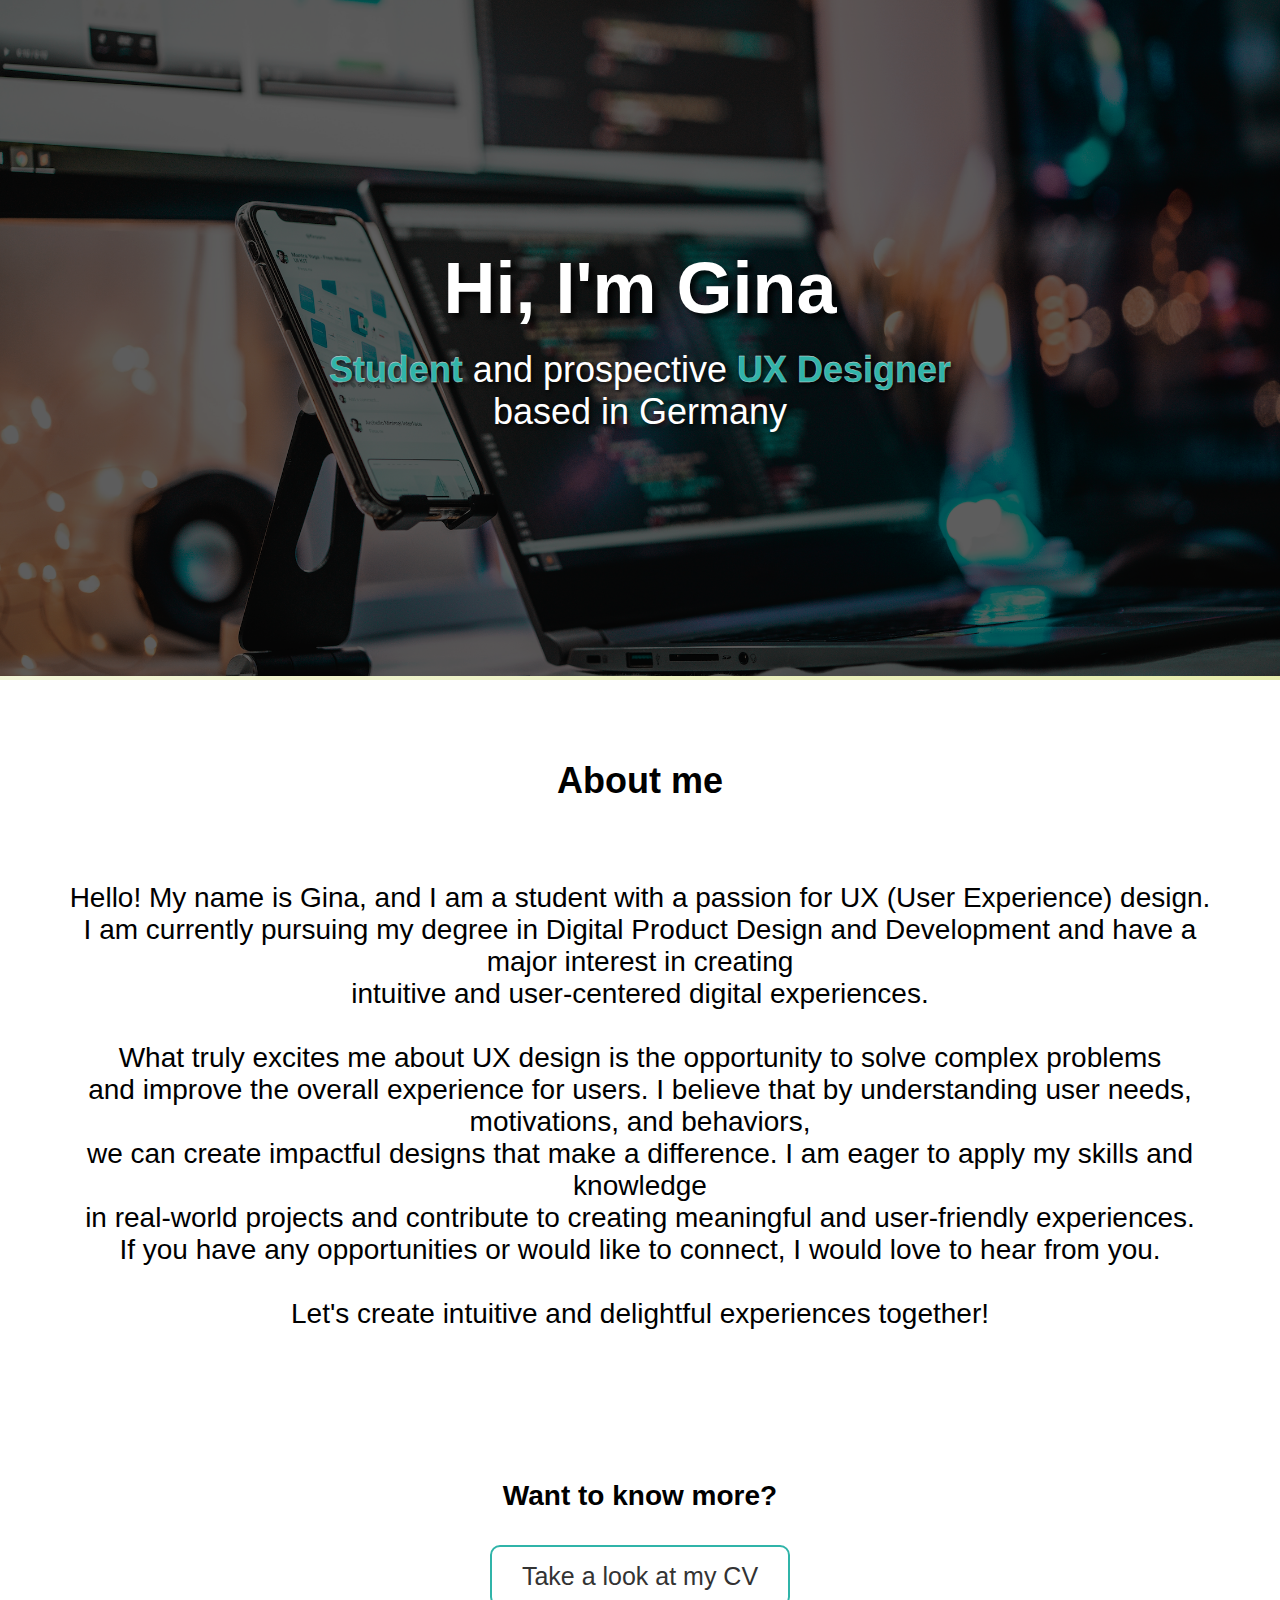
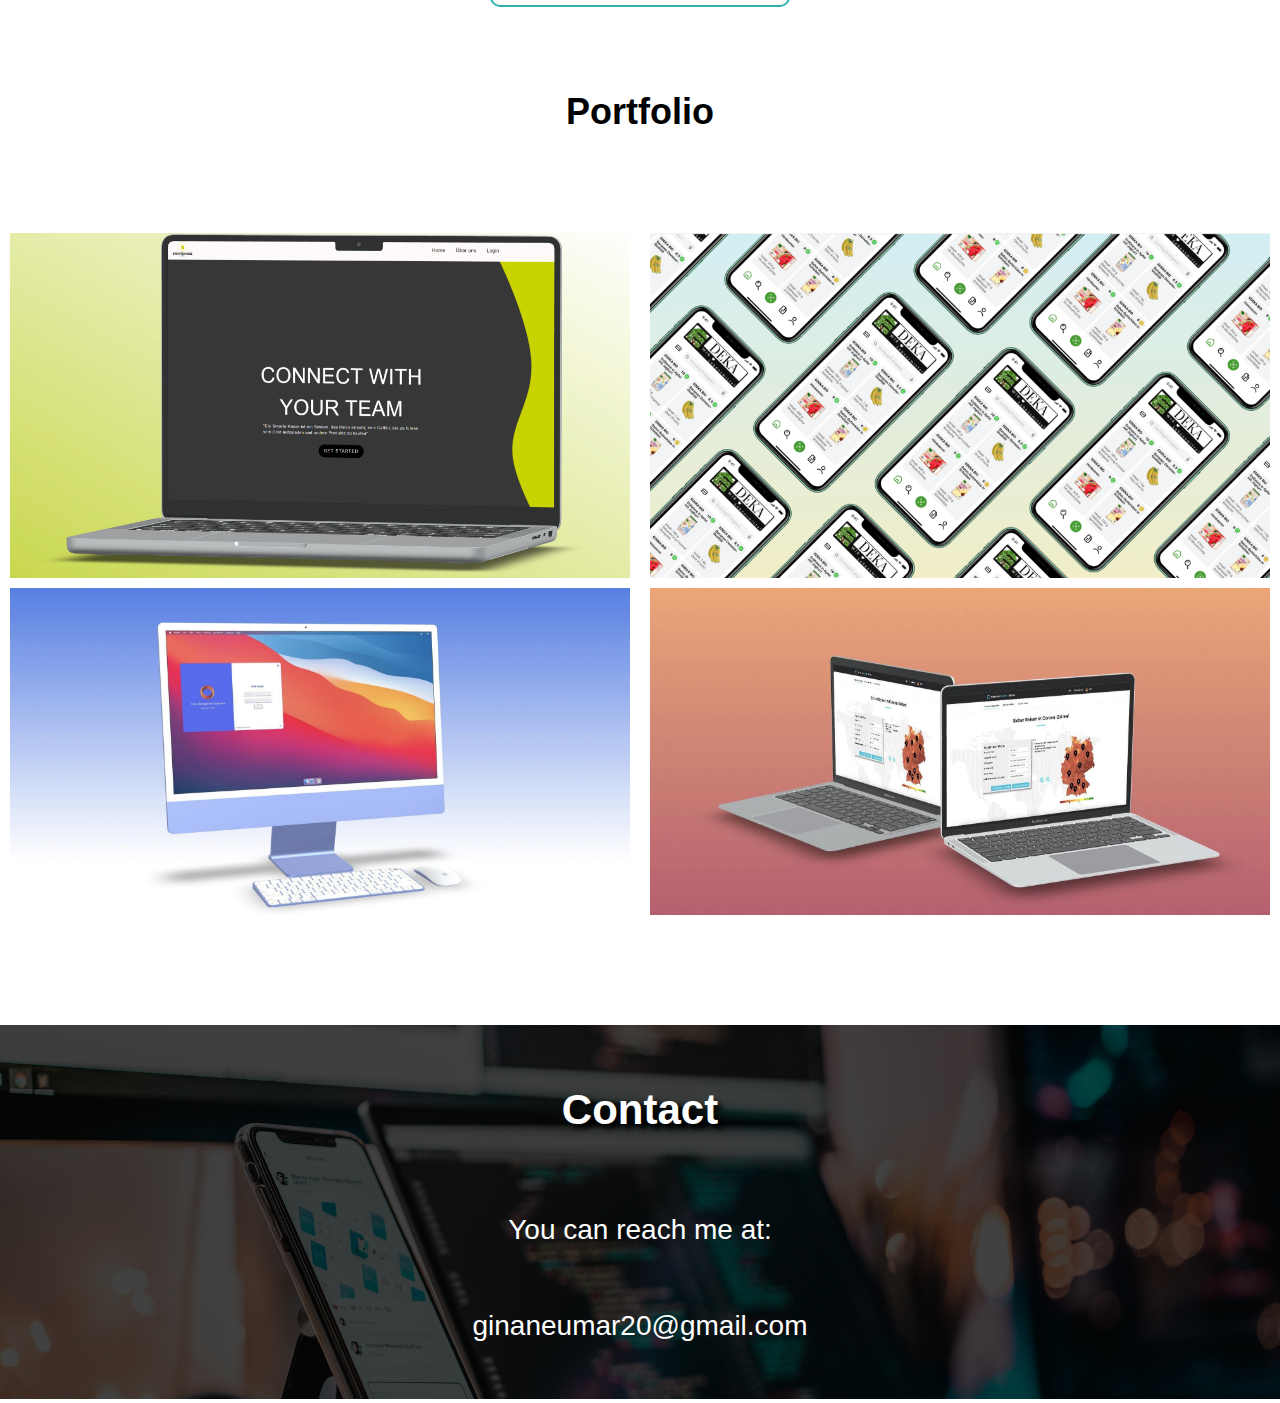
<file: index.html>
<!DOCTYPE html>
<html lang="de">
  <head>
    <meta charset="UTF-8" />
    <meta name="viewport" content="width=device-width, initial-scale=1.0" />
    <title>Portfolio - Gina Neumar</title>
    <link rel="stylesheet" href="styles.css" />
  </head>
  <body>
    <script src="script.js"></script>
    <header>
      <div class="image-with-text">
        <img src="pictures/abgedunkelt.png" alt="Dein Bild" />
        <div class="text-overlay">
          <h2>Hi, I'm Gina</h2>
          <div class="subtext">
            <p>
              <span class="highlight"><strong>Student</strong></span> and
              prospective
              <span class="highlight"><strong>UX Designer</strong></span> based
              in Germany
            </p>
          </div>
        </div>
      </div>
    </header>
    <section id="about">
      <h2 class="section-title"><strong>About me</strong></h2>
      <div class="section-content">
        <p class="about-text">
          Hello! My name is Gina, and I am a student with a passion for UX (User
          Experience) design.<br> I am currently pursuing my degree in Digital
          Product Design and Development and have a major interest in creating <br>
          intuitive and user-centered digital experiences.<br> <br> What truly excites me
          about UX design is the opportunity to solve complex problems <br>and
          improve the overall experience for users. I believe that by
          understanding user needs, motivations, and behaviors, <br> we can create
          impactful designs that make a difference. I am eager to apply my
          skills and knowledge <br> in real-world projects and contribute to creating
          meaningful and user-friendly experiences. <br> If you have any
          opportunities or would like to connect, I would love to hear from you.
          <br> <br>Let's create intuitive and delightful experiences together!
        </p>
        <p class="question"><strong>Want to know more?</strong></p>
        <a id="resume-button" class="language-button">Take a look at my CV</a>
        <div class="language-selection hidden">
          <button class="language-option" data-lang="de">
            <img
              src="pictures/2560px-Flag_of_Germany.svg.png"
              alt="German Flag"
            />
          </button>
          <button class="language-option" data-lang="en">
            <img
              src="pictures/Flag_of_the_United_Kingdom_(1-2).svg.png"
              alt="English Flag"
            />
          </button>
        </div>
      </div>
    </section>

    <h2 class="portfolioh2">Portfolio</h2>
    <section id="portfolio">
      <div class="work">
        <a href="project-sites/smarteKasse.html" class="card">
          <img src="pictures/SmarteKasse2.png" alt="Projekt 1" />
          <div class="card-overlay">
            <h3>Smarte Kasse - UX Project</h3>
            <h5>2022</h5>
          </div>
        </a>
      </div>

      <div class="work">
        <a href="project-sites/edekaNachhaltigkeitsCheck.html" class="card">
          <img src="pictures/EdekaNachhaltig.png" alt="Projekt 2" />
          <div class="card-overlay">
            <h3>Edeka Sustainability check App - UX/UI Project</h3>
            <h5>2021</h5>
          </div>
        </a>
      </div>

      <div class="work">
        <a href="project-sites/timeManagementSoftware.html" class="card">
          <img src="pictures/Time Management Software.jpg" alt="Projekt 3" />
          <div class="card-overlay">
            <h3>Time Management Software - Design</h3>
            <h5>2021</h5>
          </div>
        </a>
      </div>

      <div class="work">
        <a href="project-sites/reisenInCoronaZeiten.html" class="card">
          <img src="pictures/Reisen in Corona Zeiten.jpg" alt="Projekt 4" />
          <div class="card-overlay">
            <h3>Travel in Corona time in Germany - UX Design</h3>
            <h5>2020</h5>
          </div>
        </a>
      </div>
    </section>
    <footer>
      <div class="footer-with-text">
        <img src="pictures/footer-picture.png" alt="Dein Footer Bild" />
        <div class="text-overlay-footer">
          <h2>Contact</h2>
          <div class="subtext-footer">
            <p>You can reach me at:</p>
            <br />
            <br />
            <ul>
              <li>ginaneumar20@gmail.com</li>
            </ul>
          </div>
        </div>
      </div>
    </footer>
    <script src="script.js"></script>
  </body>
</html>
</file>
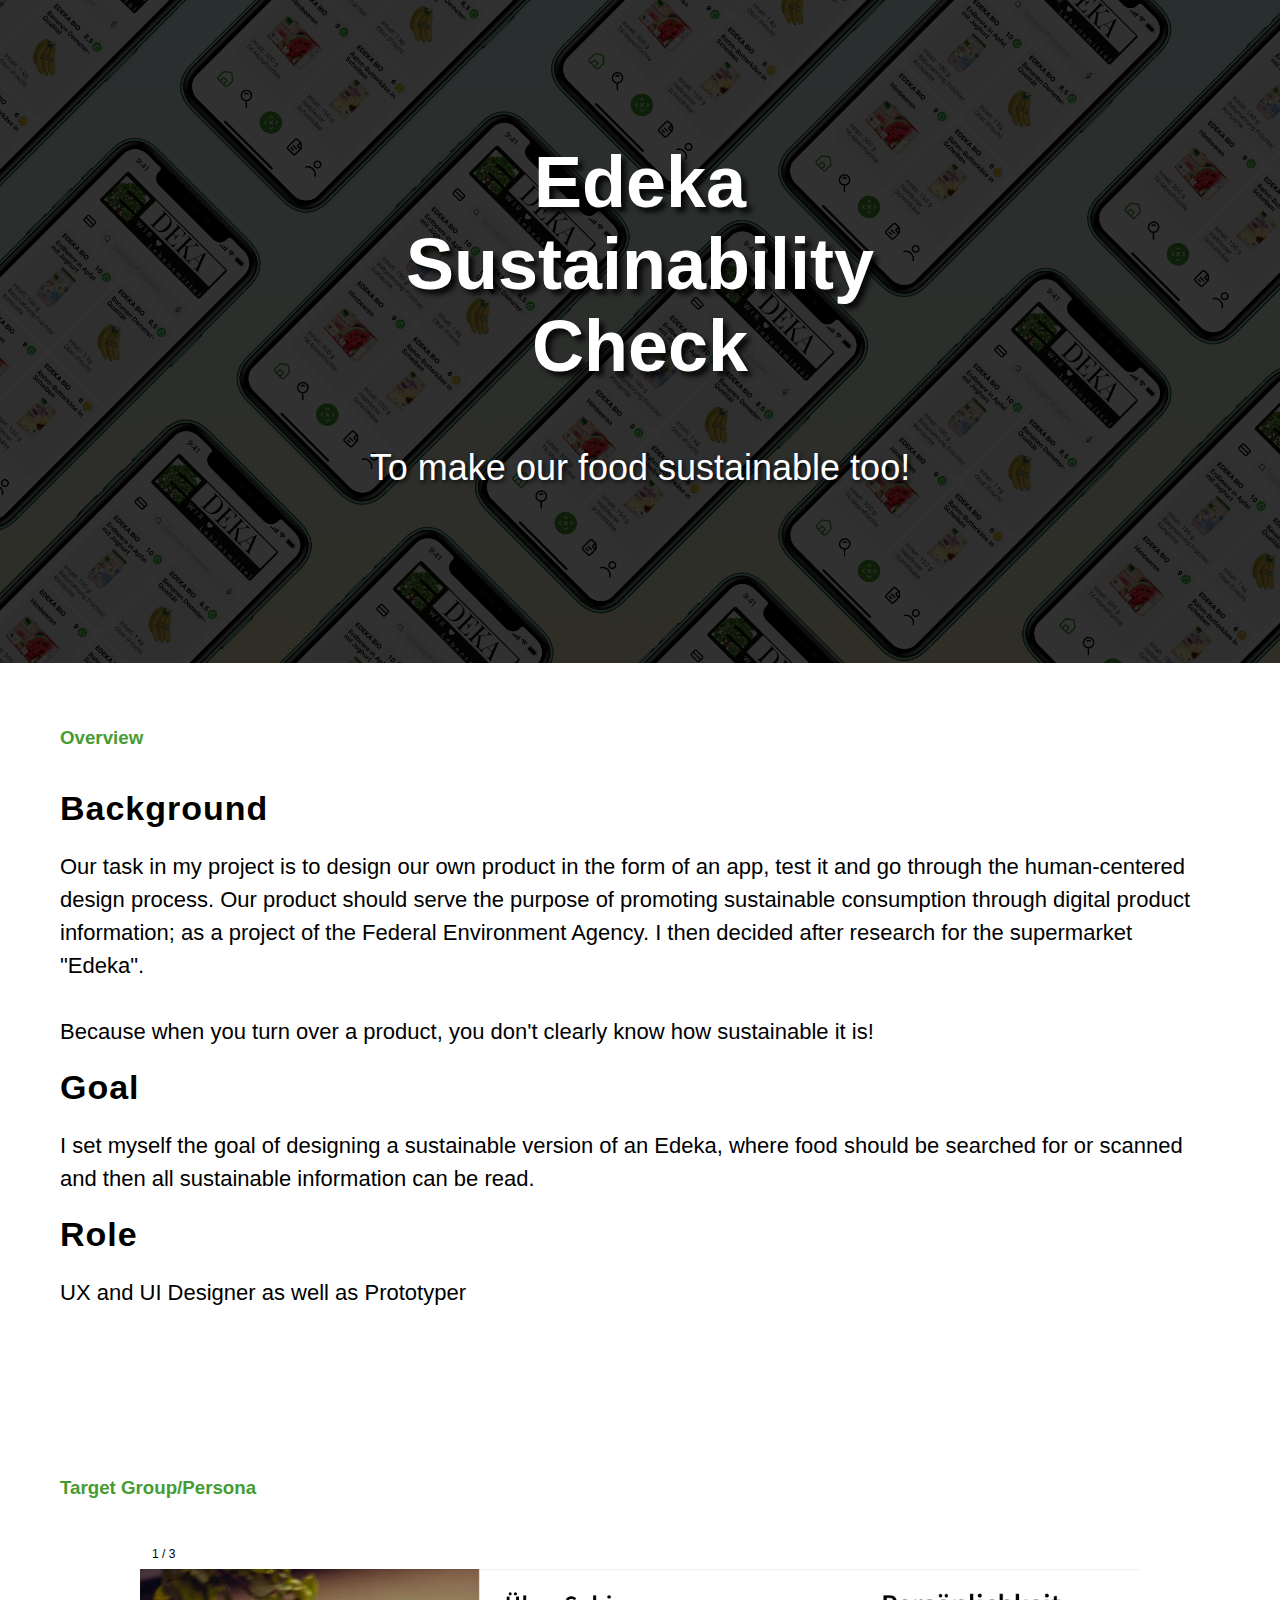
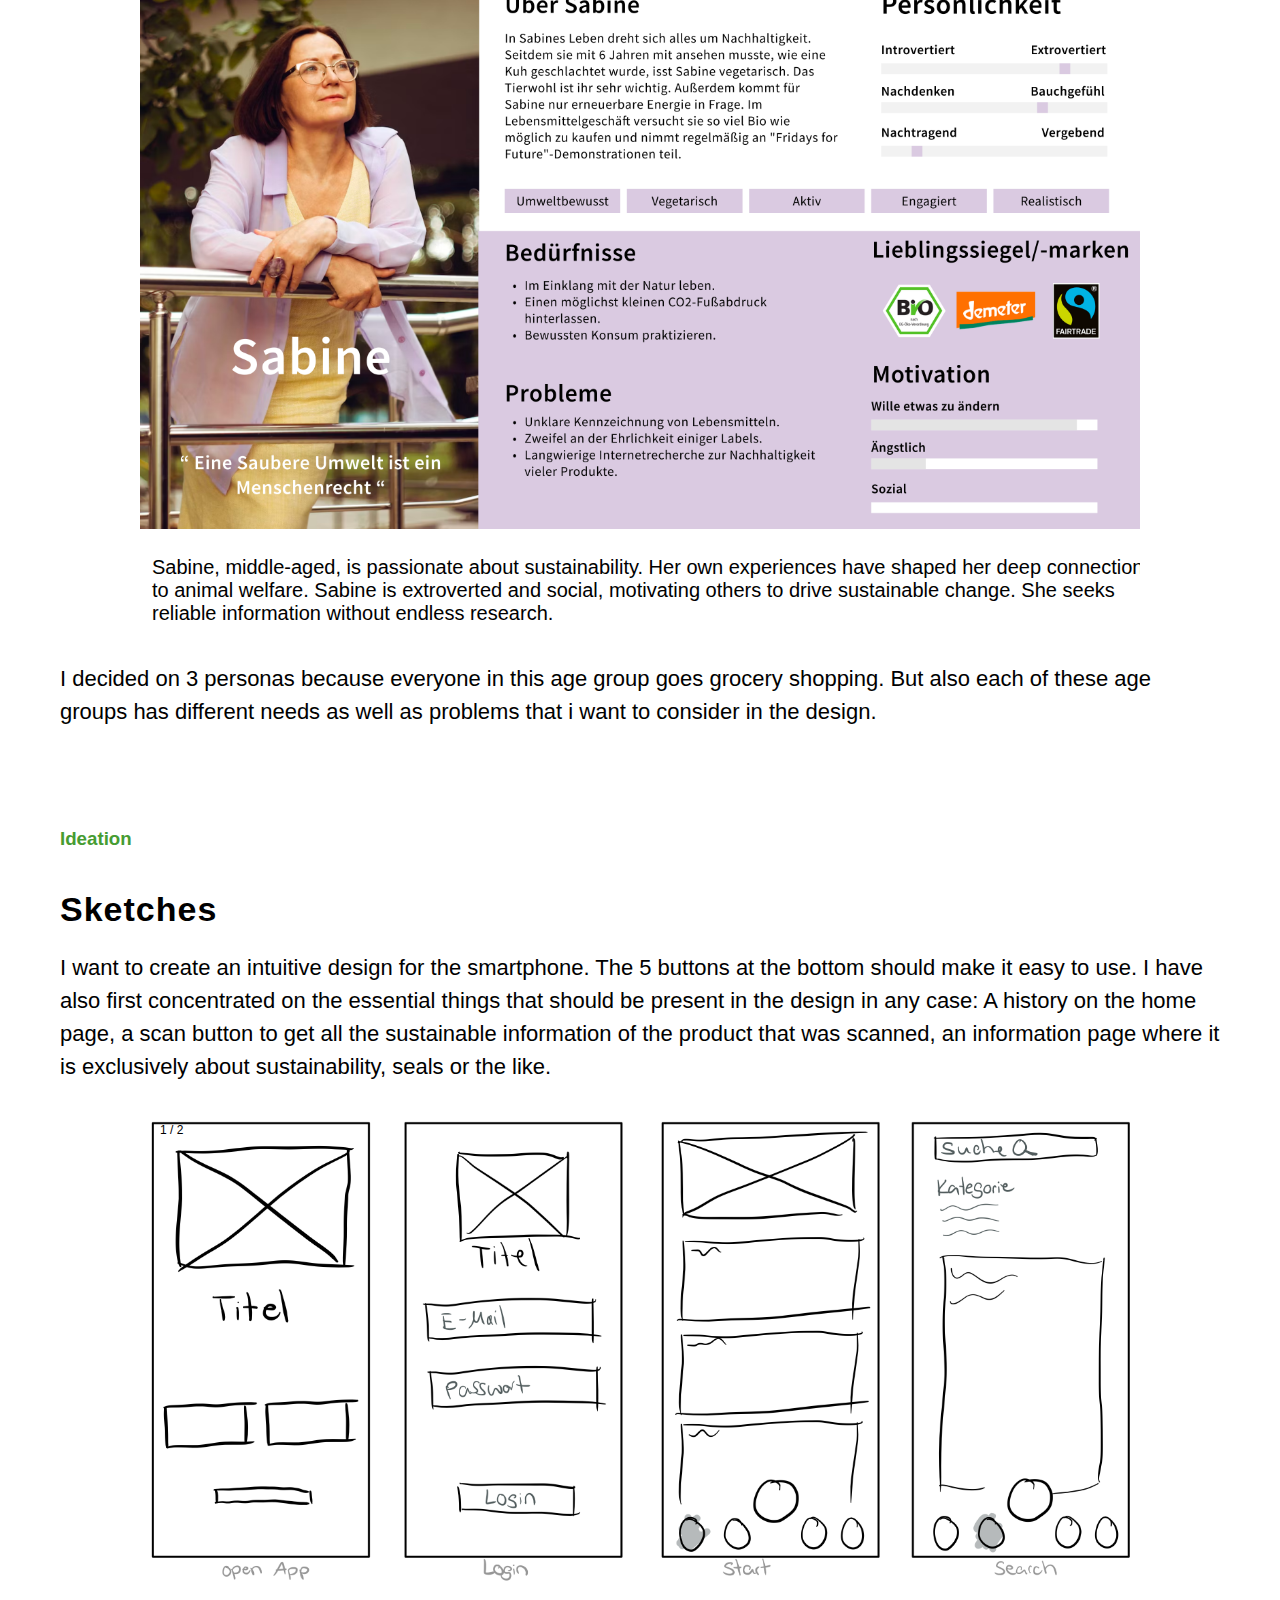
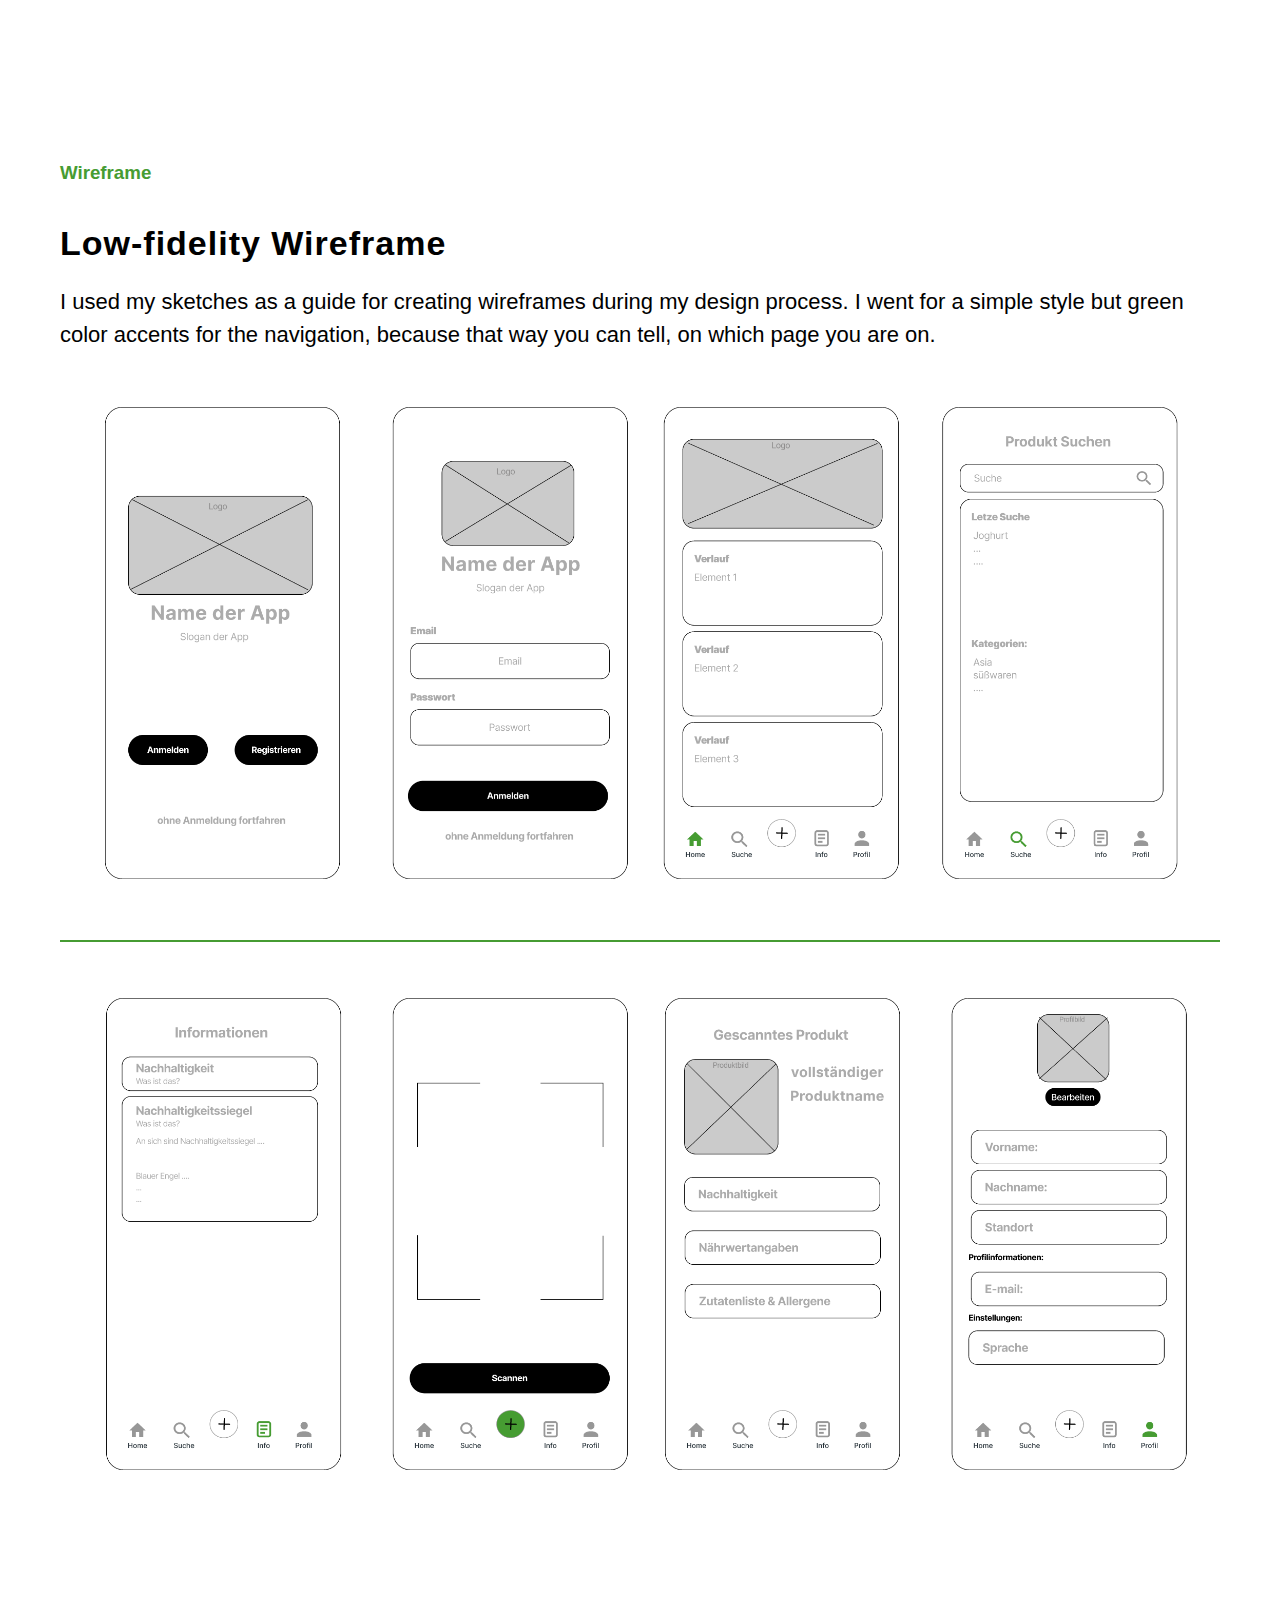
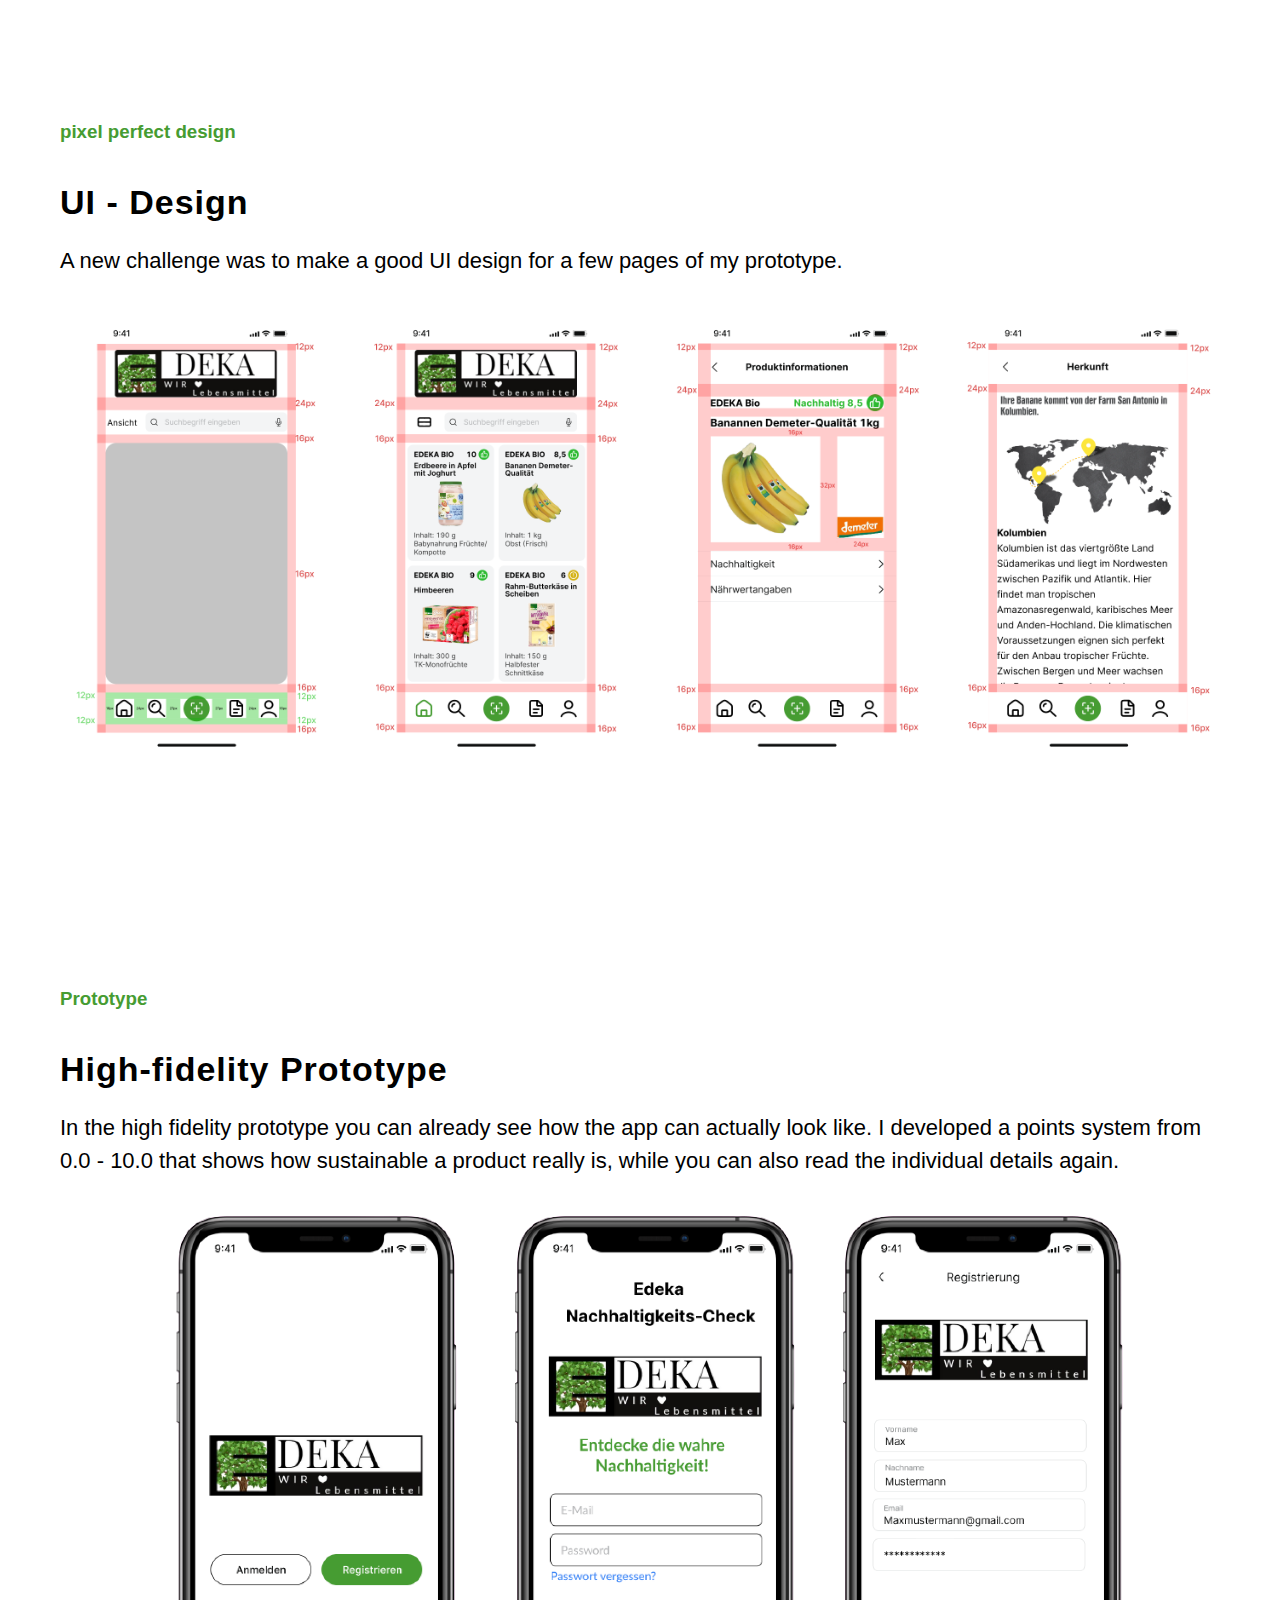
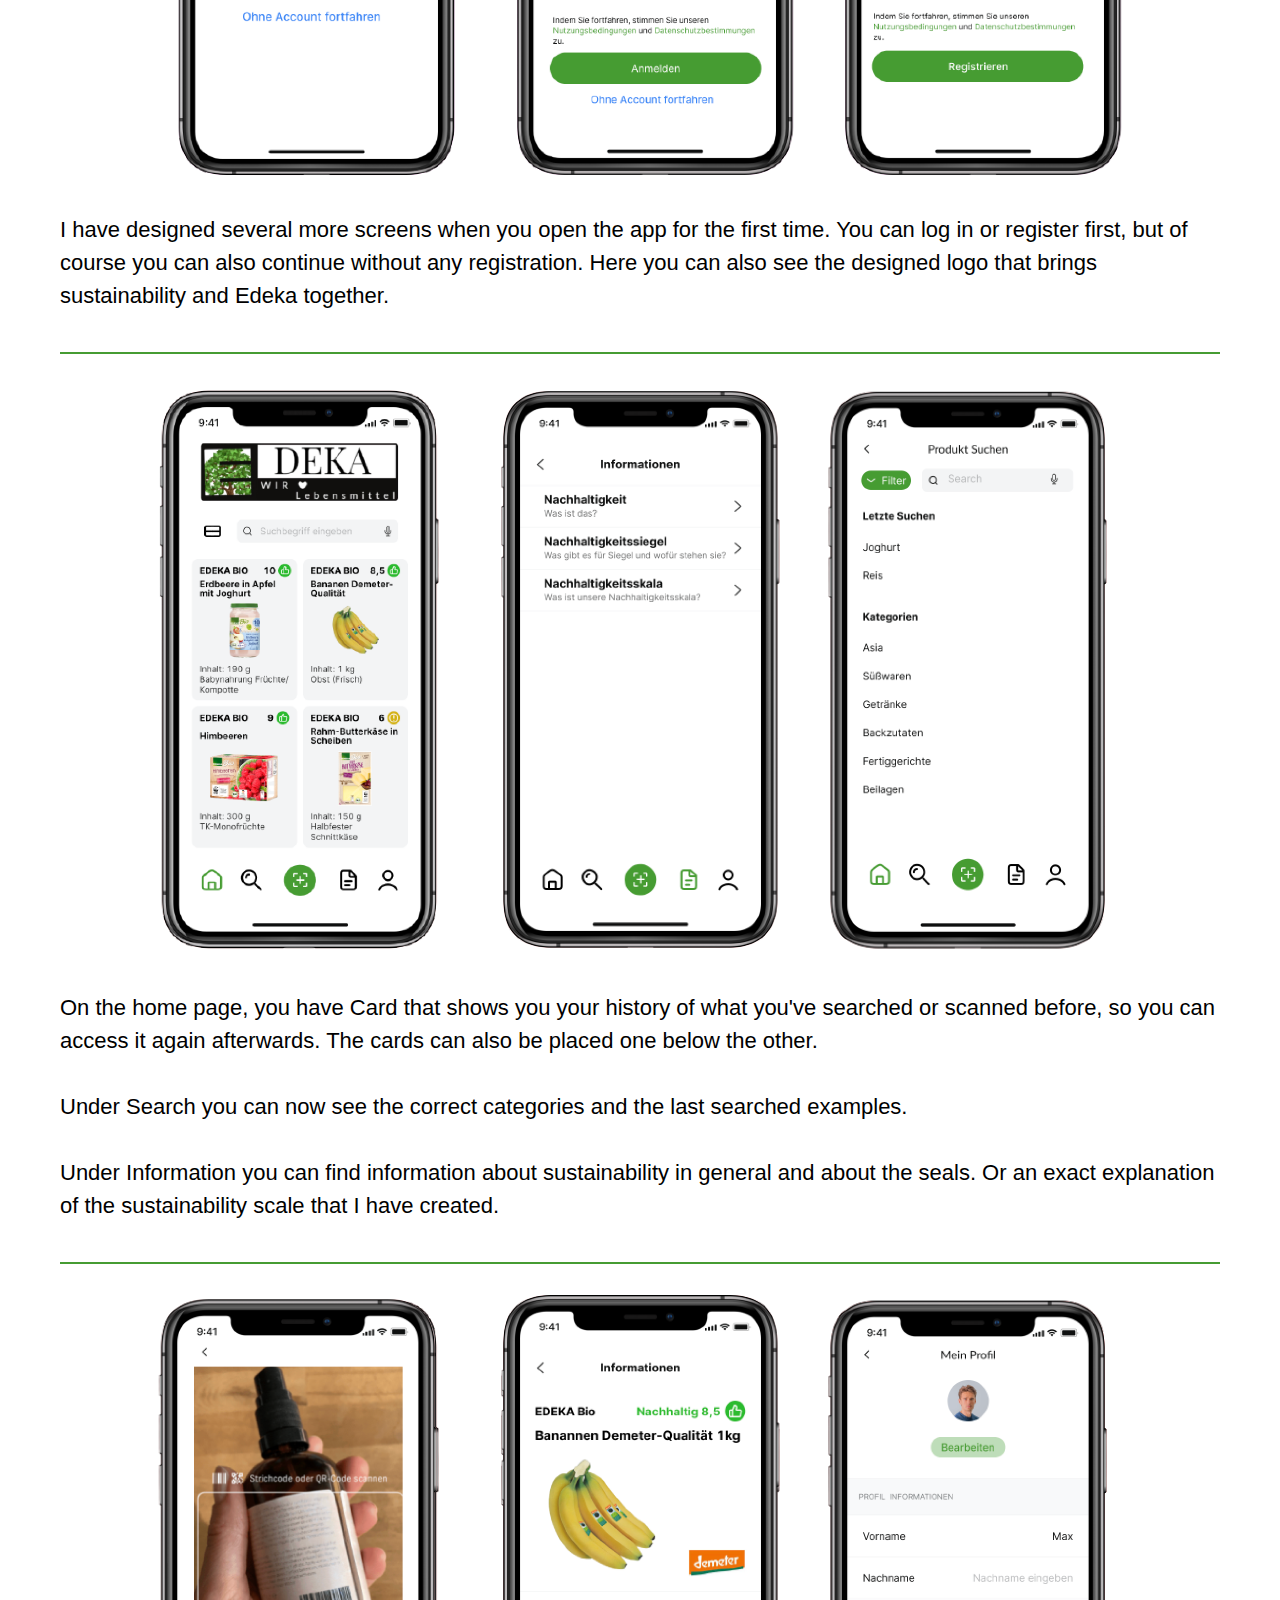
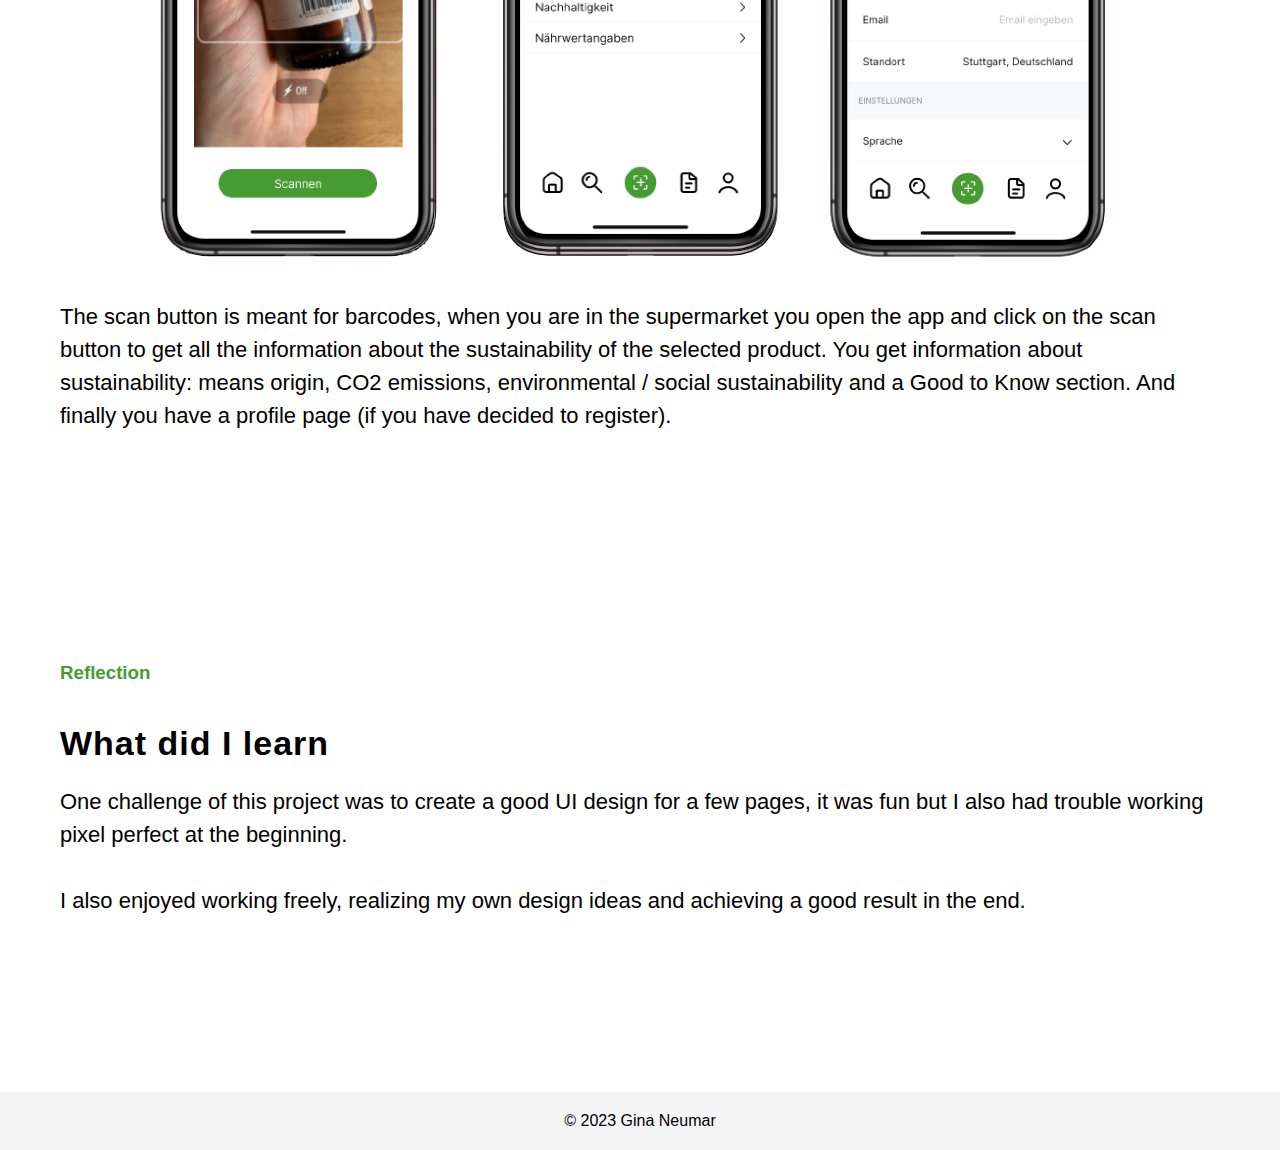
<file: project-sites/edekaNachhaltigkeitsCheck.html>
<!DOCTYPE html>
<html>
  <head>
    <meta charset="UTF-8" />
    <title>Edeka Nachhaltigkeits Check</title>
    <link rel="stylesheet" type="text/css" href="edeka.css" />
  </head>
  <body>
    <header>
      <section class="image-with-text">
        <div class="text-overlay">
          <h2>Edeka Sustainability Check</h2>
          <p class="subtext">To make our food sustainable too!</p>
        </div>
        <img src="edeka/EdekaBackground2.png" alt="Dein Bild" />
      </section>
    </header>
    <section class="overview">
      <h3 class="overview-heading">Overview</h3>
      <div class="overview-text">
        <h1>Background</h1>
        <p>
          Our task in my project is to design our own product in the form of an
          app, test it and go through the human-centered design process. Our
          product should serve the purpose of promoting sustainable consumption
          through digital product information; as a project of the Federal
          Environment Agency. I then decided after research for the supermarket
          "Edeka".
          <br />
          <br />
          Because when you turn over a product, you don't clearly know how
          sustainable it is!
        </p>
        <h1>Goal</h1>
        <p>
          I set myself the goal of designing a sustainable version of an Edeka,
          where food should be searched for or scanned and then all sustainable
          information can be read.
        </p>
        <h1>Role</h1>
        <p>UX and UI Designer as well as Prototyper</p>
      </div>
    </section>
    <section class="target-group">
      <h3 class="target-group-heading">Target Group/Persona</h3>
      <div class="slideshow-container1">
        <!-- Full-width images with number and caption text -->
        <div class="mySlides">
          <div class="numbertext">1 / 3</div>
          <img src="edeka/Persona1.png" style="width: 100%" />
          <div class="Ctext">
            Sabine, middle-aged, is passionate about sustainability. Her own
            experiences have shaped her deep connection to animal welfare.
            Sabine is extroverted and social, motivating others to drive
            sustainable change. She seeks reliable information without endless
            research.
          </div>
        </div>
        <div class="mySlides">
          <div class="numbertext">2 / 3</div>
          <img src="edeka/Persona2.png" style="width: 100%" />
          <div class="Ctext">
            He is a young man who is neutral on sustainability. As an apprentice
            with a limited budget, he finds it difficult to implement a more
            sustainable life and often chooses the cheaper option. He would like
            to see more education and affordable options for effectively
            sustainable living. He was chosen as a candidate because he stands
            between the two extremes and can easily understand both sides.
          </div>
        </div>
        <div class="mySlides">
          <div class="numbertext">2 / 3</div>
          <img src="edeka/Persona3.png" style="width: 100%" />
          <div class="Ctext">
            an older gentleman who is less interested in sustainability. His
            priorities center on issues such as better working hours and more
            time with his family. He values traditions and is skeptical about
            labels. Technological developments cause him difficulties. Georg
            would like a user-friendly and reliable source of information.
          </div>
        </div>
        <!-- Next and previous buttons -->
        <a class="prev" onclick="plusSlides(-1, 0)">&#10094;</a>
        <a class="next" onclick="plusSlides(1, 0)">&#10095;</a>
        <!-- Caption text -->
        <div class="caption-container">
          <p id="caption"></p>
        </div>
      </div>
      <p>
        I decided on 3 personas because everyone in this age group goes grocery
        shopping. But also each of these age groups has different needs as well
        as problems that i want to consider in the design.
      </p>
    </section>

    <section class="ideation">
      <h3 class="ideation-heading">Ideation</h3>
      <div class="ideation-text">
        <h1>Sketches</h1>
        <p>
          I want to create an intuitive design for the smartphone. The 5 buttons
          at the bottom should make it easy to use. I have also first
          concentrated on the essential things that should be present in the
          design in any case: A history on the home page, a scan button to get
          all the sustainable information of the product that was scanned, an
          information page where it is exclusively about sustainability, seals
          or the like.
        </p>
      </div>
      <div class="slideshow-container2">
        <!-- Full-width images with number and caption text -->
        <div class="mySlides2">
          <div class="numbertext2">1 / 2</div>
          <img src="edeka/Sketch1.png" style="width: 100%" />
        </div>
        <div class="mySlides2">
          <div class="numbertext2">2 / 2</div>
          <img src="edeka/Sketch2.png" style="width: 100%" />
        </div>
        <!-- Next and previous buttons -->
        <a class="prev2" onclick="plusSlides2(-1, 1)">&#10094;</a>
        <a class="next2" onclick="plusSlides2(1, 1)">&#10095;</a>
      </div>
    </section>

    <section class="wireframe">
      <h3 class="wireframe-heading">Wireframe</h3>
      <div class="wireframe-text">
        <h1>Low-fidelity Wireframe</h1>
        <p>
          I used my sketches as a guide for creating wireframes during my design
          process. I went for a simple style but green color accents for the
          navigation, because that way you can tell, on which page you are on.
        </p>
      </div>
      <div class="image-container">
        <div class="image-wrapper">
          <!-- <h4></h4> -->
          <img src="edeka/WF1.png" alt="Low Fidelity Terminal" />
        </div>
        <div class="image-wrapper">
          <!-- <h4></h4> -->
          <img src="edeka/WF2.png" alt="Low Fidelity Webapplication1" />
        </div>
      </div>
    </section>

    <section class="uiDesign">
      <h3 class="uiDesign-heading">pixel perfect design</h3>
      <div class="uiDesign-text">
        <h1>UI - Design</h1>
        <p>
          A new challenge was to make a good UI design for a few pages of my
          prototype.
        </p>
      </div>
      <div class="image-container">
        <div class="image-wrapper">
          <!-- <h4></h4> -->
          <img src="edeka/UIDesign.png" alt="Low Fidelity Terminal" />
        </div>
      </div>
    </section>

    <section class="prototype">
      <h3 class="prototype-heading">Prototype</h3>
      <div class="prototype-text">
        <h1>High-fidelity Prototype</h1>
        <p>
          In the high fidelity prototype you can already see how the app can
          actually look like. I developed a points system from 0.0 - 10.0 that
          shows how sustainable a product really is, while you can also read the
          individual details again.
        </p>
      </div>
      <div class="image-wrapper">
        <img src="edeka/P1.png" alt="Image 1" />
        <p>
          I have designed several more screens when you open the app for the
          first time. You can log in or register first, but of course you can
          also continue without any registration. Here you can also see the
          designed logo that brings sustainability and Edeka together.
        </p>
      </div>
      <div class="image-wrapper">
        <img src="edeka/P2.png" alt="Image 2" />
        <p>
          On the home page, you have Card that shows you your history of what
          you've searched or scanned before, so you can access it again
          afterwards. The cards can also be placed one below the other.
          <br /><br />Under Search you can now see the correct categories and
          the last searched examples. <br /><br />Under Information you can find
          information about sustainability in general and about the seals. Or an
          exact explanation of the sustainability scale that I have created.
        </p>
      </div>
      <div class="image-wrapper">
        <img src="edeka/P3.png" alt="Image 3" />
        <p>
          The scan button is meant for barcodes, when you are in the supermarket
          you open the app and click on the scan button to get all the
          information about the sustainability of the selected product. You get
          information about sustainability: means origin, CO2 emissions,
          environmental / social sustainability and a Good to Know section. And
          finally you have a profile page (if you have decided to register).
        </p>
      </div>
    </section>

    <section class="reflection">
      <h3 class="reflection-heading">Reflection</h3>
      <div class="Reflection-text">
        <h1>What did I learn</h1>
        <p>
          One challenge of this project was to create a good UI design for a few
          pages, it was fun but I also had trouble working pixel perfect at the
          beginning.

          <br /><br />I also enjoyed working freely, realizing my own design
          ideas and achieving a good result in the end.
        </p>
      </div>
    </section>

    <footer>
      <p>© 2023 Gina Neumar</p>
    </footer>
    <script src="edeka.js"></script>
  </body>
</html>
</file>
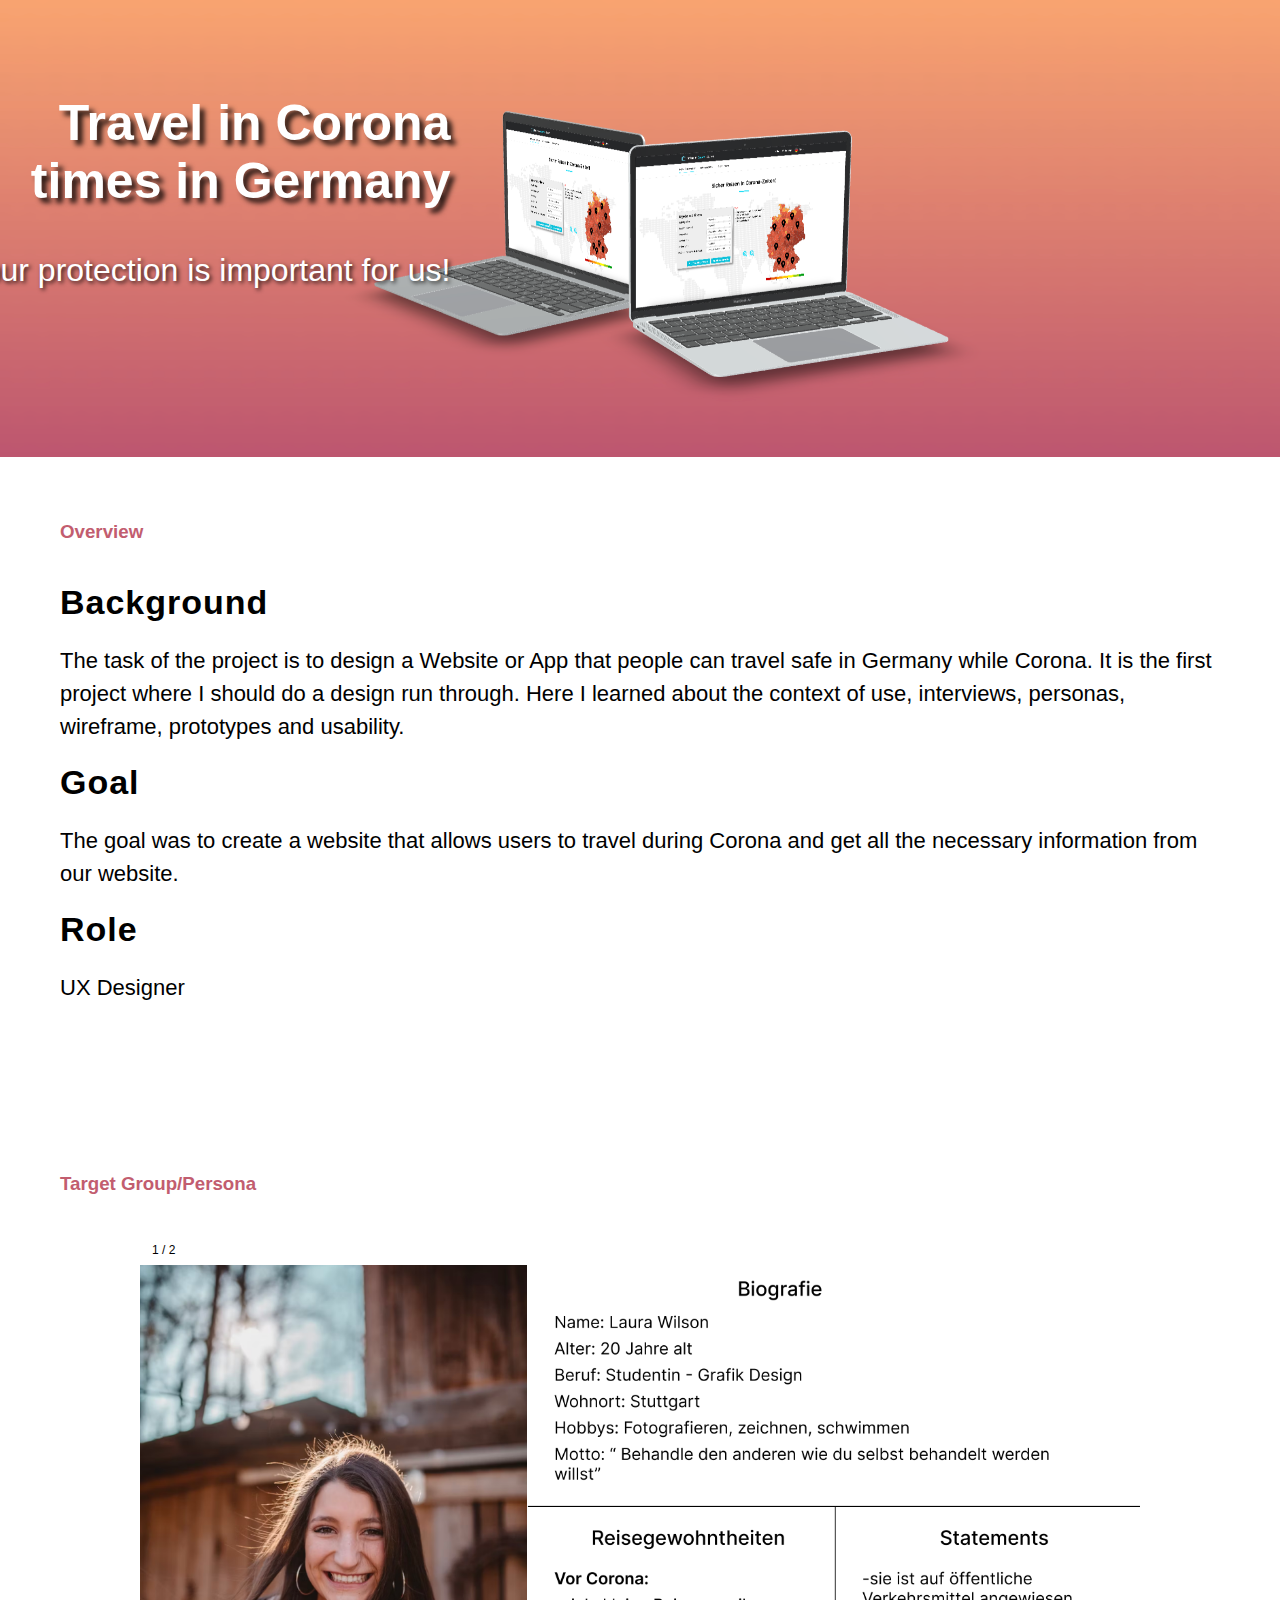
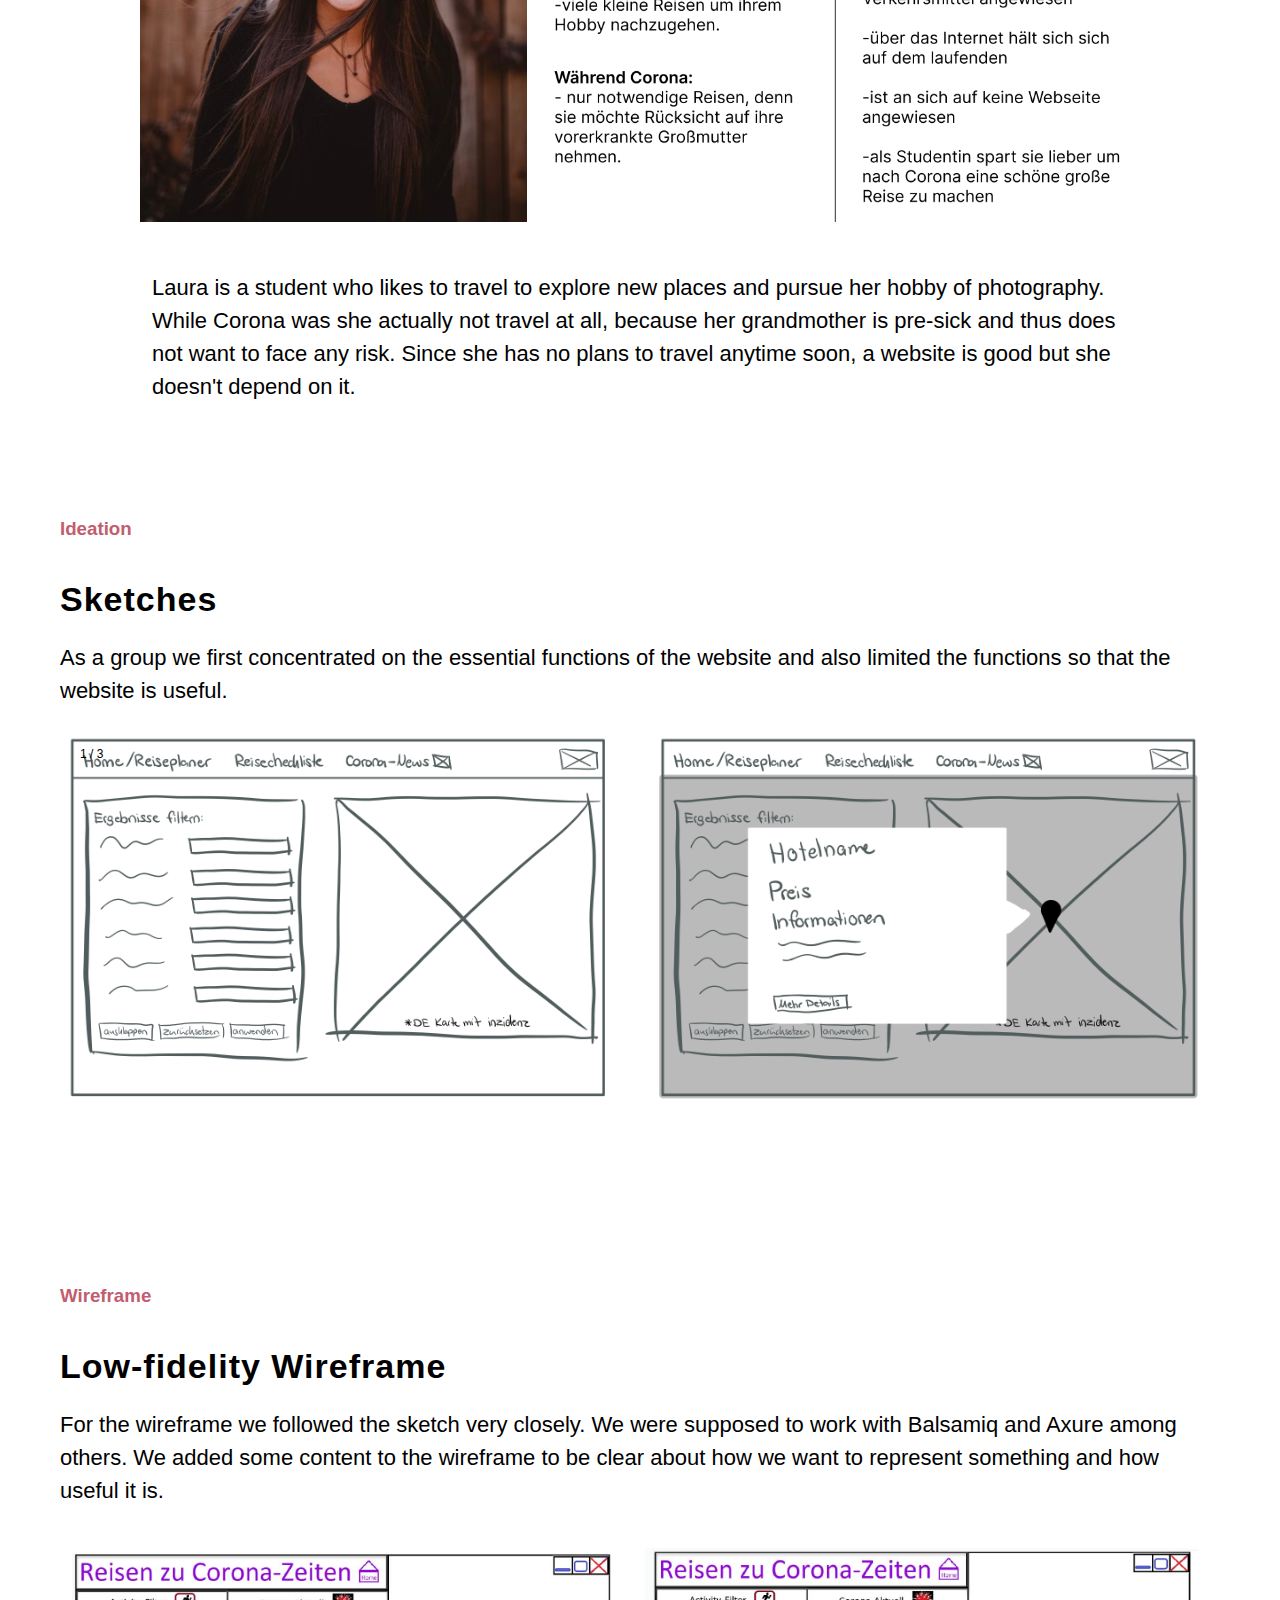
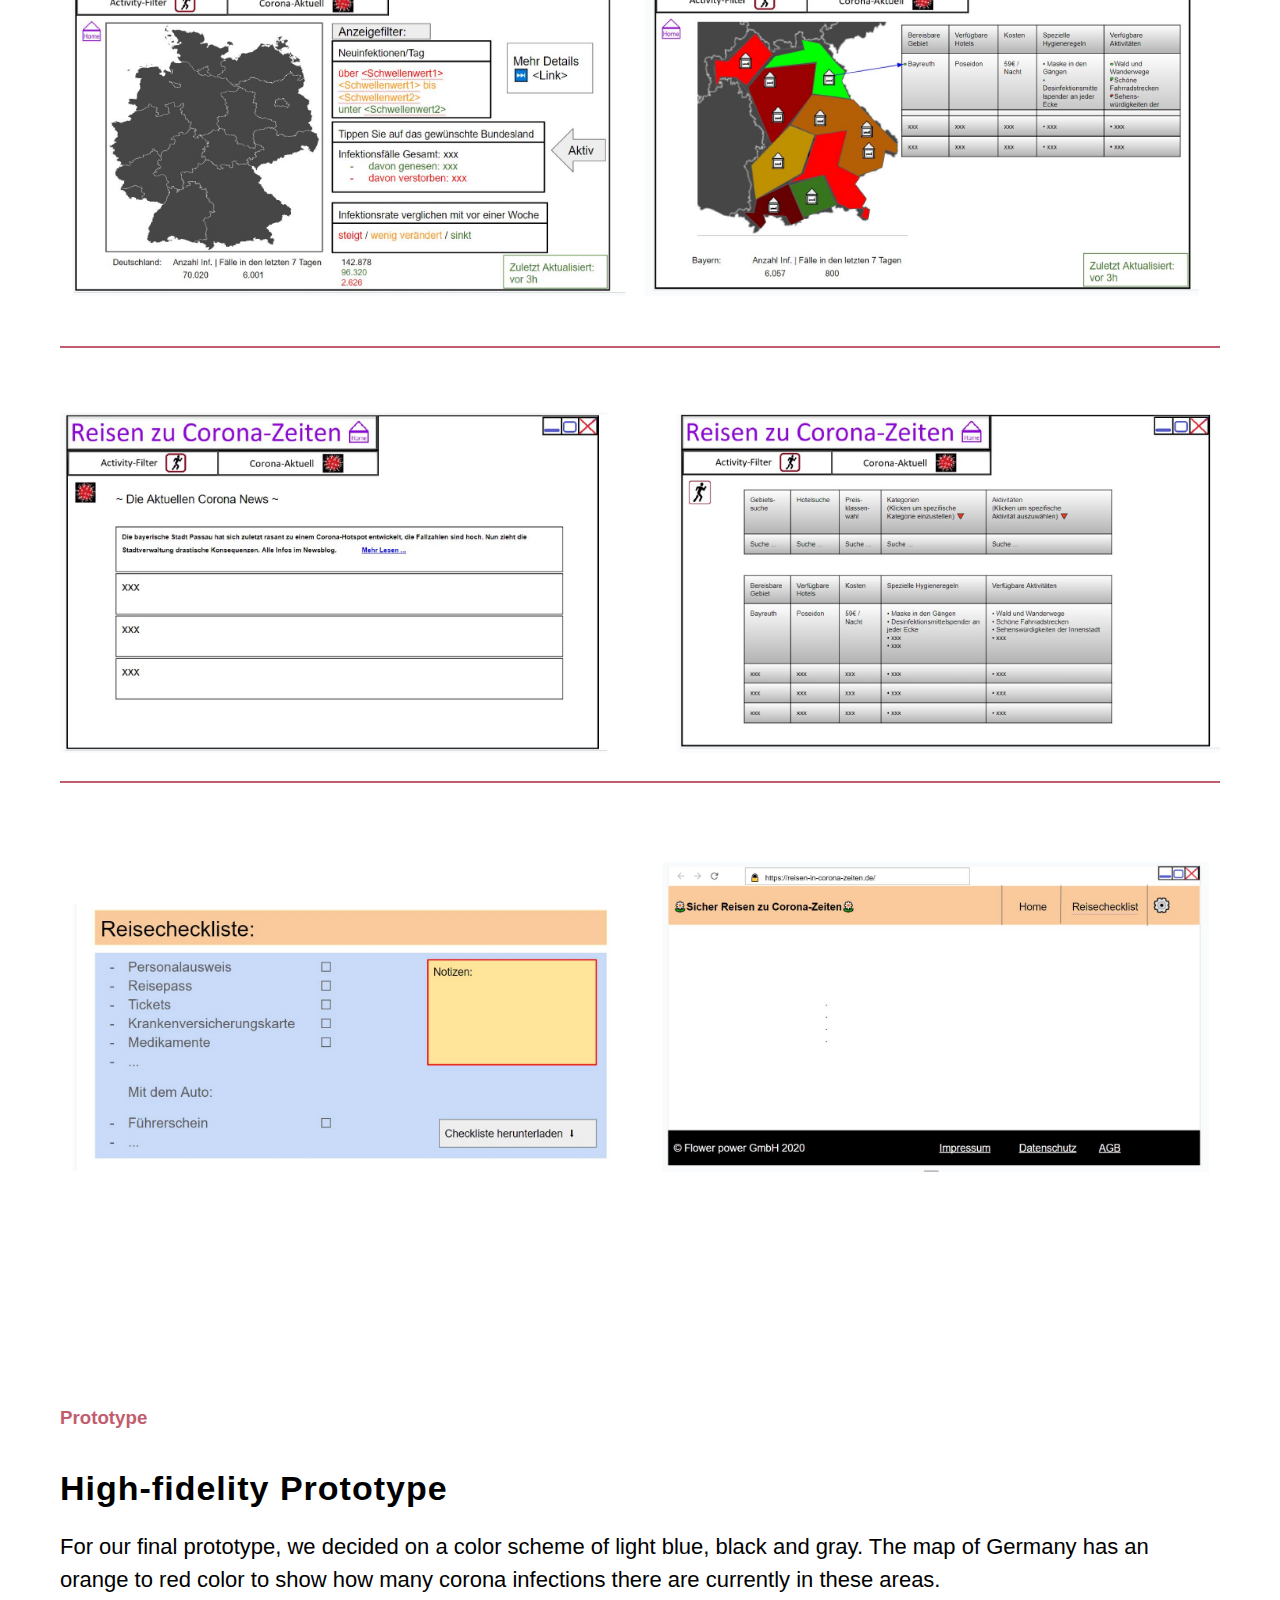
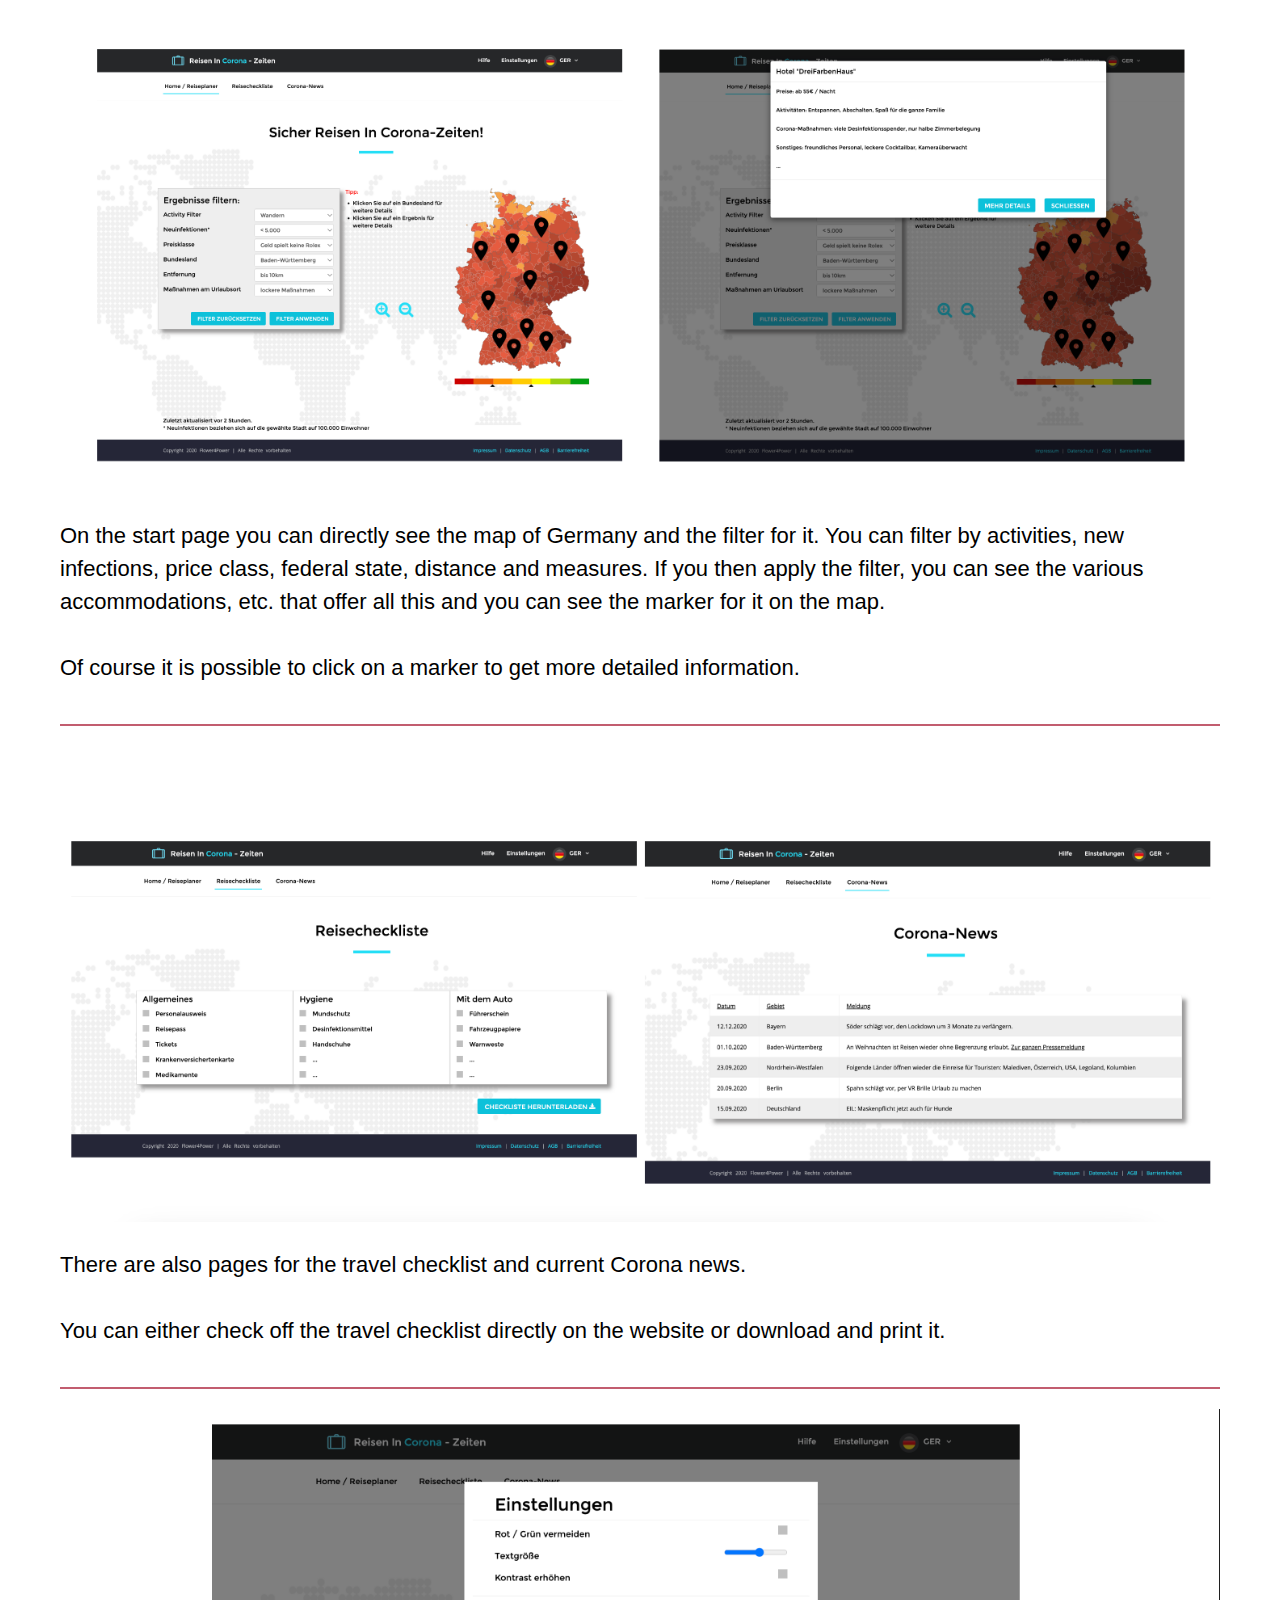
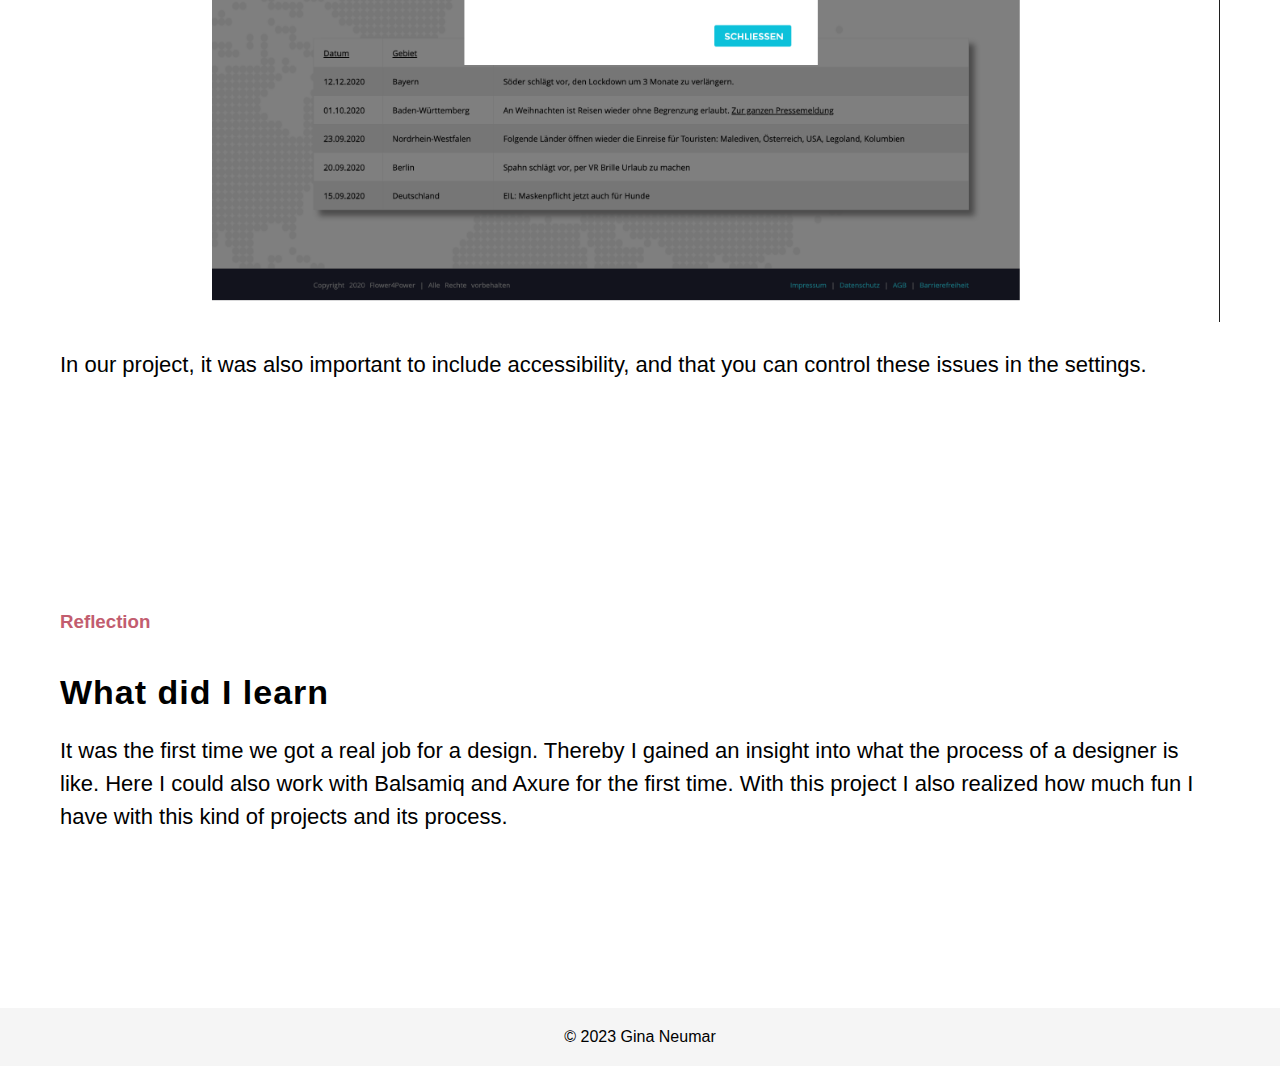
<file: project-sites/reisenInCoronaZeiten.html>
<!DOCTYPE html>
<html>
  <head>
    <meta charset="UTF-8" />
    <title>Reisen in Corona Zeiten</title>
    <link rel="stylesheet" type="text/css" href="corona.css" />
  </head>
  <body>
    <header>
      <section class="image-with-text">
        <div class="text-overlay">
          <h2>Travel in Corona <br />times in Germany</h2>
          <p class="subtext">Your protection is important for us!</p>
        </div>
        <img src="corona/Background3.png" alt="Dein Bild" />
      </section>
    </header>
    <section class="overview">
      <h3 class="overview-heading">Overview</h3>
      <div class="overview-text">
        <h1>Background</h1>
        <p>
          The task of the project is to design a Website or App that people can
          travel safe in Germany while Corona. It is the first project where I
          should do a design run through. Here I learned about the context of
          use, interviews, personas, wireframe, prototypes and usability.
        </p>
        <h1>Goal</h1>
        <p>
          The goal was to create a website that allows users to travel during
          Corona and get all the necessary information from our website.
        </p>
        <h1>Role</h1>
        <p>UX Designer</p>
      </div>
    </section>
    <section class="target-group">
      <h3 class="target-group-heading">Target Group/Persona</h3>
      <div class="slideshow-container1">
        <!-- Full-width images with number and caption text -->
        <div class="mySlides">
          <div class="numbertext">1 / 2</div>
          <img src="corona/Persona1.png" style="width: 100%" />
          <div class="Ctext">
            <p>
              Laura is a student who likes to travel to explore new places and
              pursue her hobby of photography. While Corona was she actually not
              travel at all, because her grandmother is pre-sick and thus does
              not want to face any risk. Since she has no plans to travel
              anytime soon, a website is good but she doesn't depend on it.
            </p>
          </div>
        </div>
        <div class="mySlides">
          <div class="numbertext">2 / 2</div>
          <img src="corona/Persona2.png" style="width: 100%" />
          <div class="Ctext">
            <p>
              Lukas loves traveling regularly with his family. During Corona he
              willingly renounced, but he missed it very simply to take the time
              of a few days. A website would be very helpful for him to find out
              exactly where it is safe to go.
            </p>
          </div>
        </div>
        <!-- Next and previous buttons -->
        <a class="prev" onclick="plusSlides(-1, 0)">&#10094;</a>
        <a class="next" onclick="plusSlides(1, 0)">&#10095;</a>
        <!-- Caption text -->
        <div class="caption-container">
          <p id="caption"></p>
        </div>
      </div>
    </section>

    <section class="ideation">
      <h3 class="ideation-heading">Ideation</h3>
      <div class="ideation-text">
        <h1>Sketches</h1>
        <p>
          As a group we first concentrated on the essential functions of the
          website and also limited the functions so that the website is useful.
        </p>
      </div>
      <div class="slideshow-container2">
        <!-- Full-width images with number and caption text -->
        <div class="mySlides2">
          <div class="numbertext2">1 / 3</div>
          <img src="corona/Sketch1.png" style="width: 100%" />
        </div>
        <div class="mySlides2">
          <div class="numbertext2">2 / 3</div>
          <img src="corona/Sketch2.png" style="width: 100%" />
        </div>
        <div class="mySlides2">
          <div class="numbertext2">2 / 3</div>
          <img src="corona/Sketch3.png" style="width: 100%" />
        </div>
        <!-- Next and previous buttons -->
        <a class="prev2" onclick="plusSlides2(-1, 1)">&#10094;</a>
        <a class="next2" onclick="plusSlides2(1, 1)">&#10095;</a>
      </div>
    </section>

    <section class="wireframe">
      <h3 class="wireframe-heading">Wireframe</h3>
      <div class="wireframe-text">
        <h1>Low-fidelity Wireframe</h1>
        <p>
          For the wireframe we followed the sketch very closely. We were
          supposed to work with Balsamiq and Axure among others. We added some
          content to the wireframe to be clear about how we want to represent
          something and how useful it is.
        </p>
      </div>
      <div class="image-container">
        <div class="image-wrapper">
          <!-- <h4></h4> -->
          <img src="corona/Wireframe1.png" />
        </div>
        <div class="image-wrapper">
          <!-- <h4></h4> -->
          <img src="corona/Wireframe2.png" />
        </div>
        <div class="image-wrapper">
          <!-- <h4></h4> -->
          <img src="corona/Wireframe3.png" />
        </div>
      </div>
    </section>

    <section class="prototype">
      <h3 class="prototype-heading">Prototype</h3>
      <div class="prototype-text">
        <h1>High-fidelity Prototype</h1>
        <p>
          For our final prototype, we decided on a color scheme of light blue,
          black and gray. The map of Germany has an orange to red color to show
          how many corona infections there are currently in these areas.
        </p>
      </div>
      <div class="image-wrapper">
        <img src="corona/prototyp1.png" alt="Image 1" />
        <p>
          On the start page you can directly see the map of Germany and the
          filter for it. You can filter by activities, new infections, price
          class, federal state, distance and measures. If you then apply the
          filter, you can see the various accommodations, etc. that offer all
          this and you can see the marker for it on the map.
          <br />
          <br />
          Of course it is possible to click on a marker to get more detailed
          information.
        </p>
      </div>
      <div class="image-wrapper">
        <img src="corona/prototyp2.png" alt="Image 2" />
        <p>
          There are also pages for the travel checklist and current Corona news.
          <br />
          <br />
          You can either check off the travel checklist directly on the website
          or download and print it.
        </p>
      </div>
      <div class="image-wrapper">
        <img src="corona/prototyp3.png" alt="Image 3" />
        <p>
          In our project, it was also important to include accessibility, and
          that you can control these issues in the settings.
        </p>
      </div>
    </section>

    <section class="reflection">
      <h3 class="reflection-heading">Reflection</h3>
      <div class="Reflection-text">
        <h1>What did I learn</h1>
        <p>
          It was the first time we got a real job for a design. Thereby I gained
          an insight into what the process of a designer is like. Here I could
          also work with Balsamiq and Axure for the first time. With this
          project I also realized how much fun I have with this kind of projects
          and its process.
        </p>
      </div>
    </section>

    <footer>
      <p>© 2023 Gina Neumar</p>
    </footer>
    <script src="corona.js"></script>
  </body>
</html>
</file>
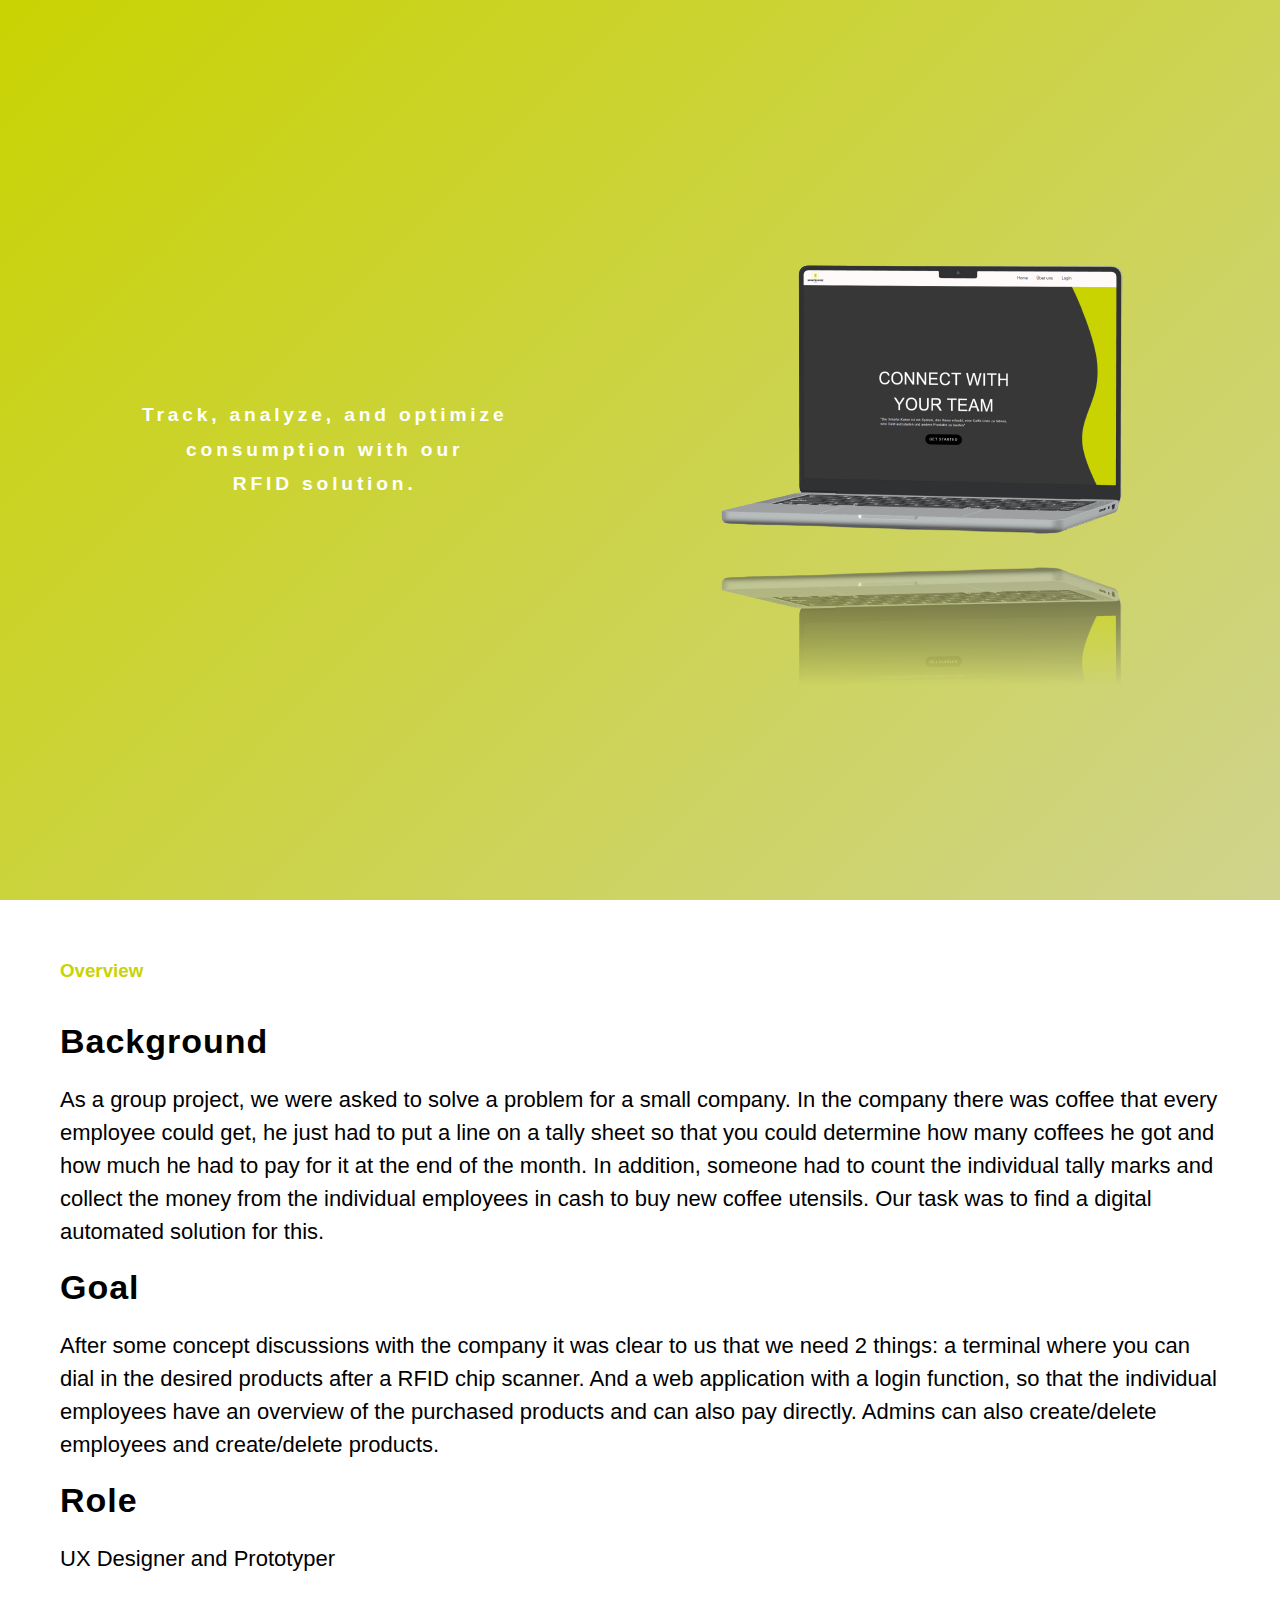
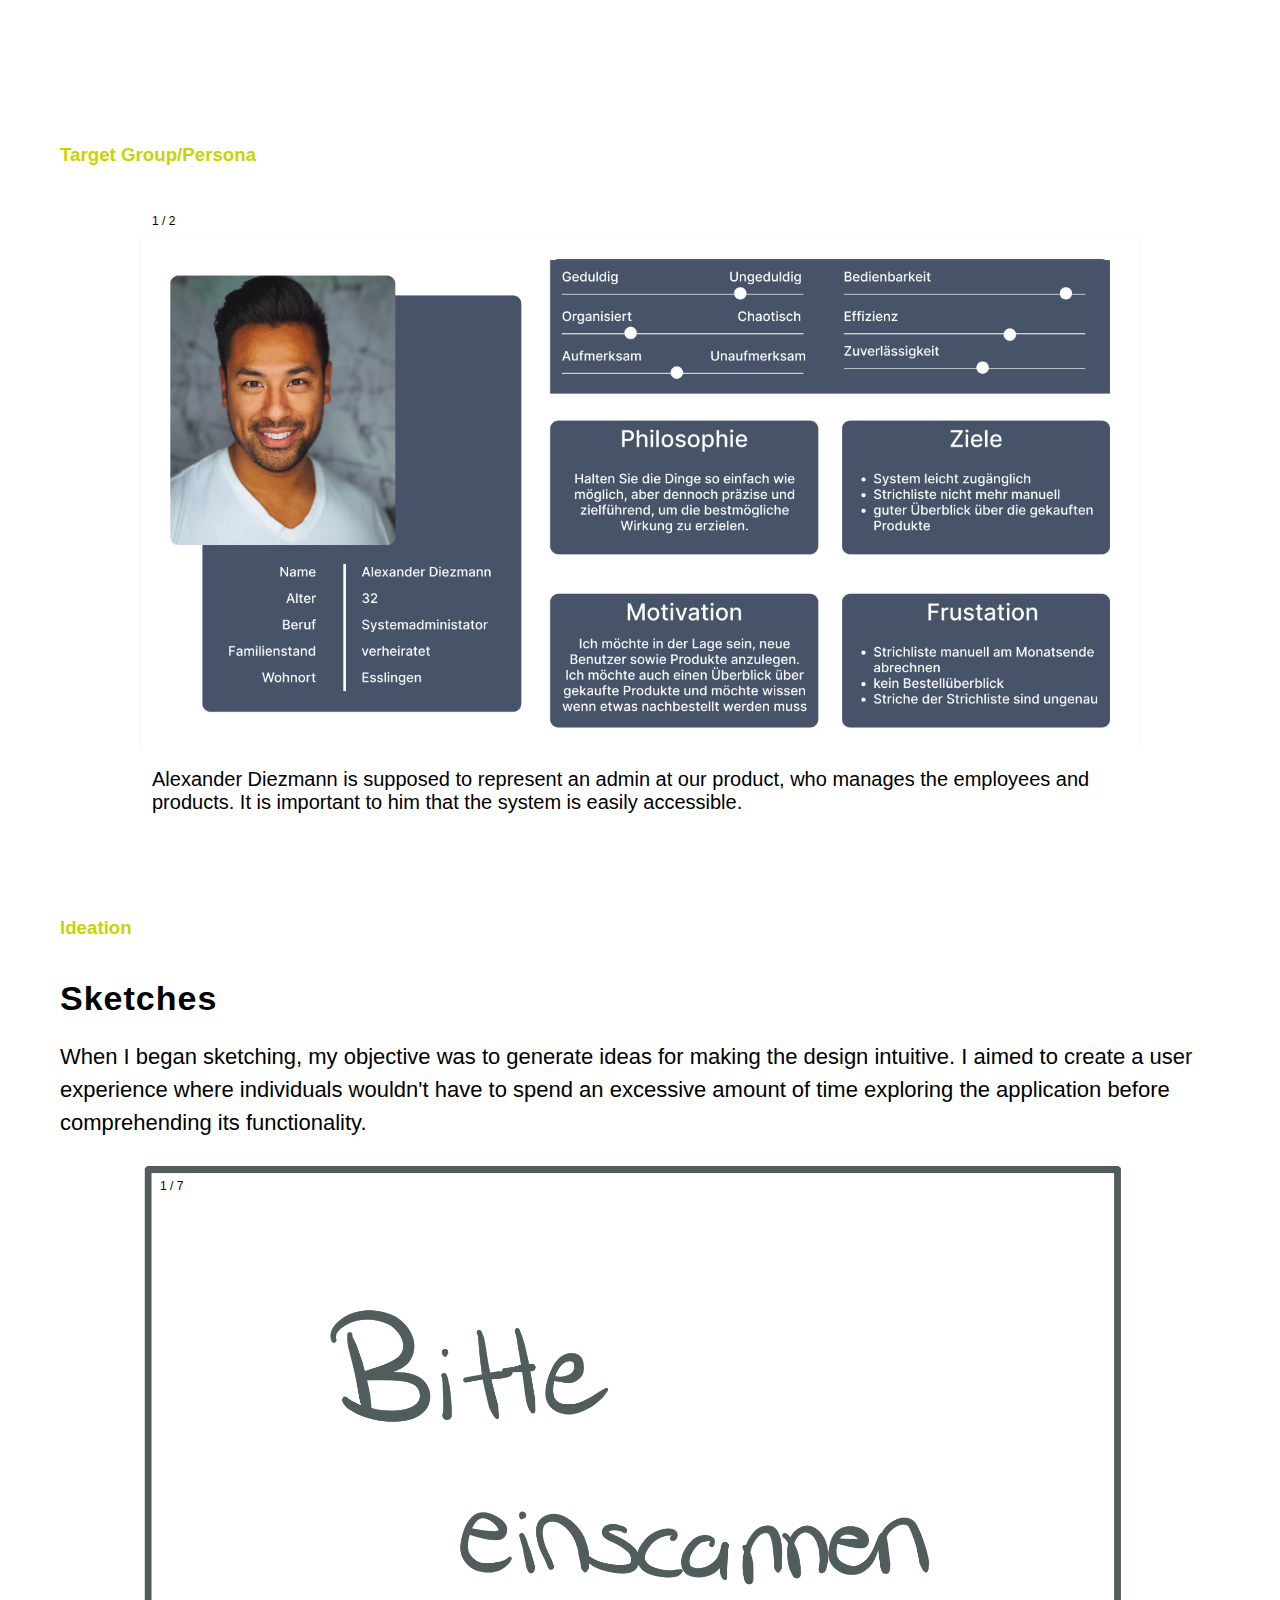
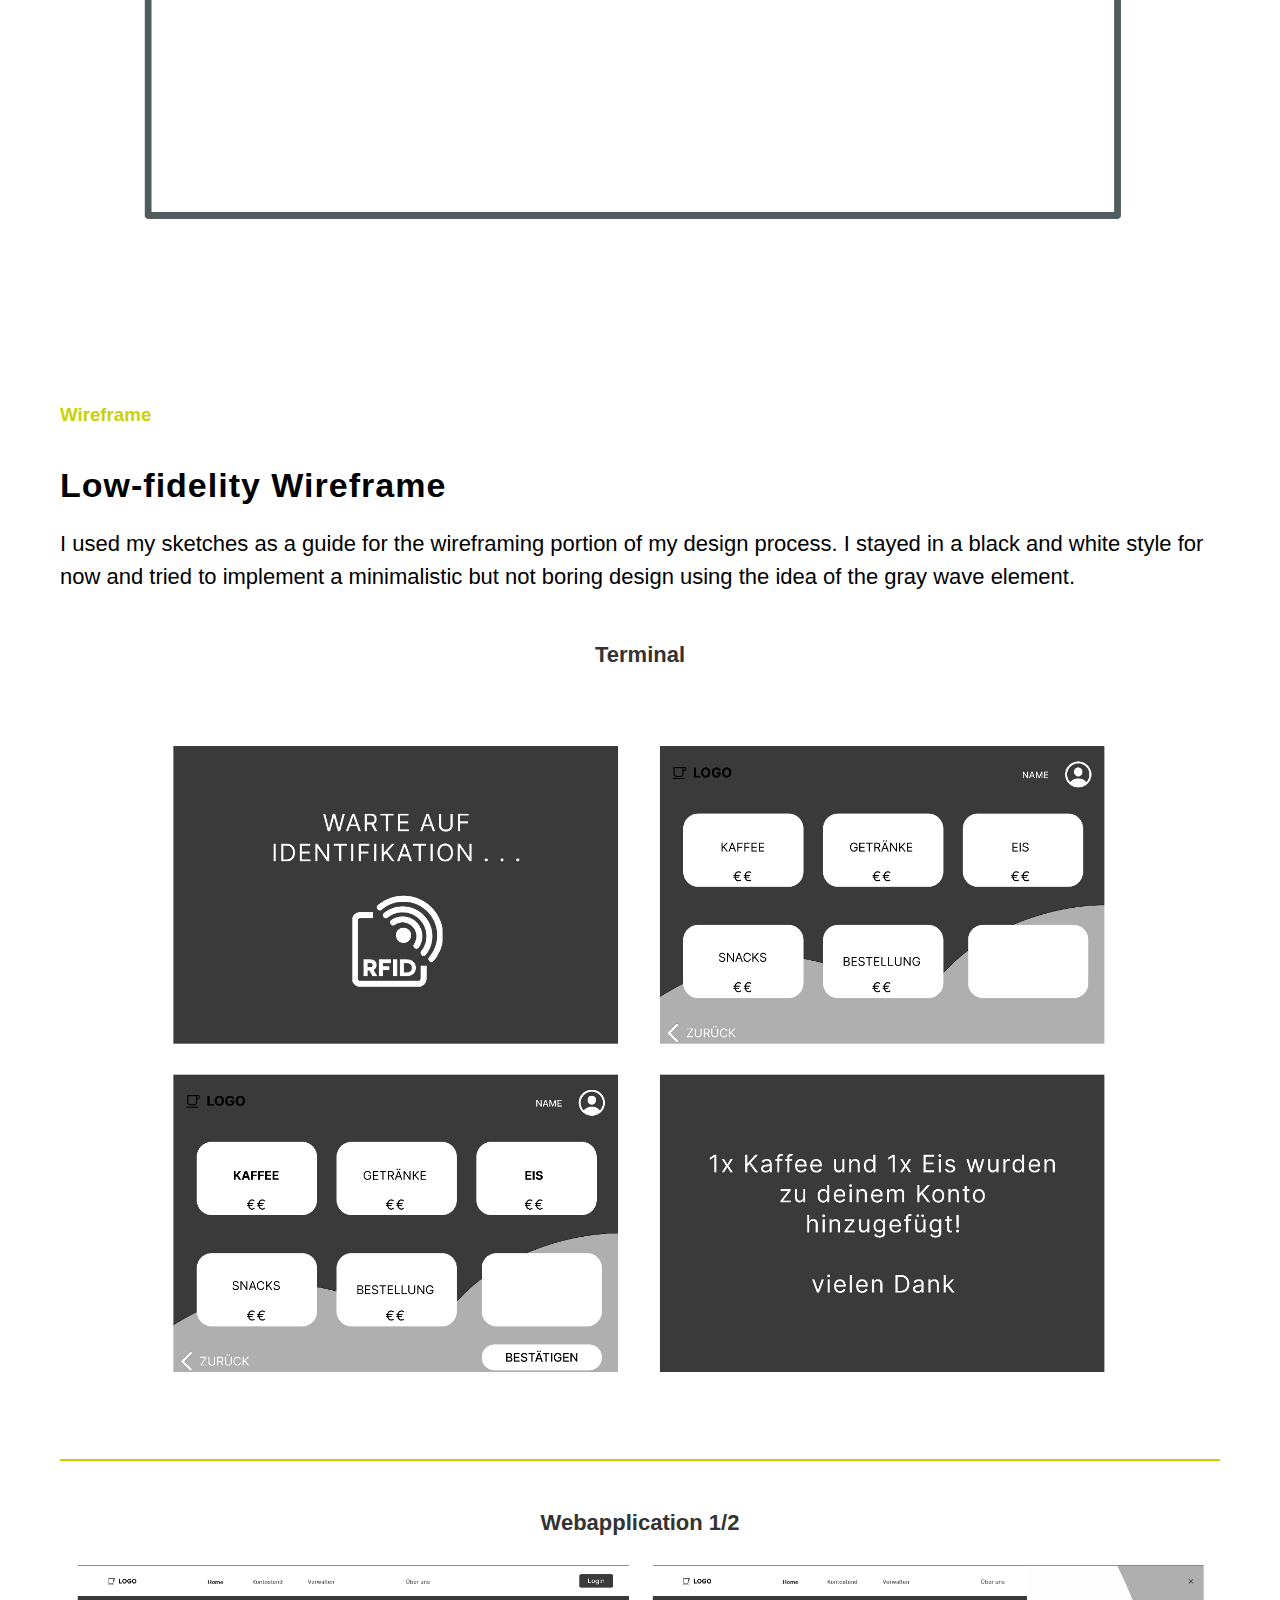
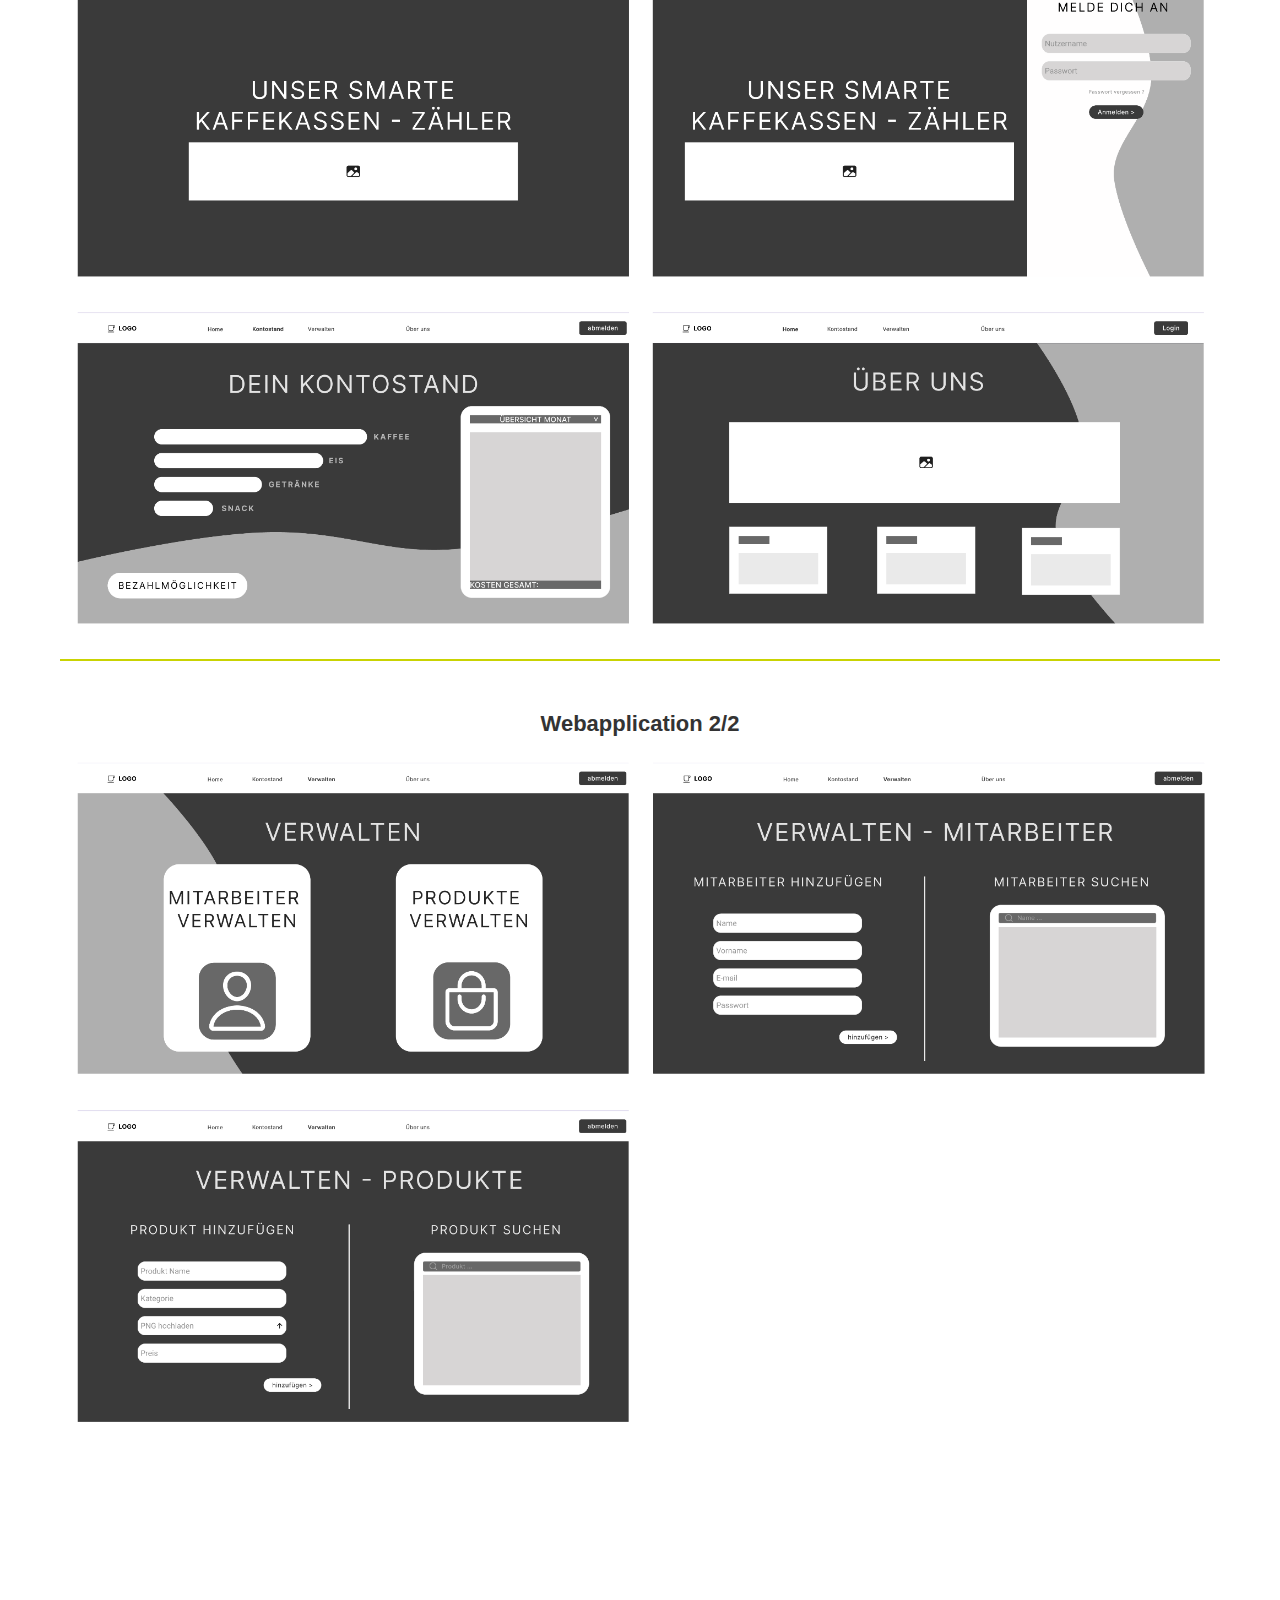
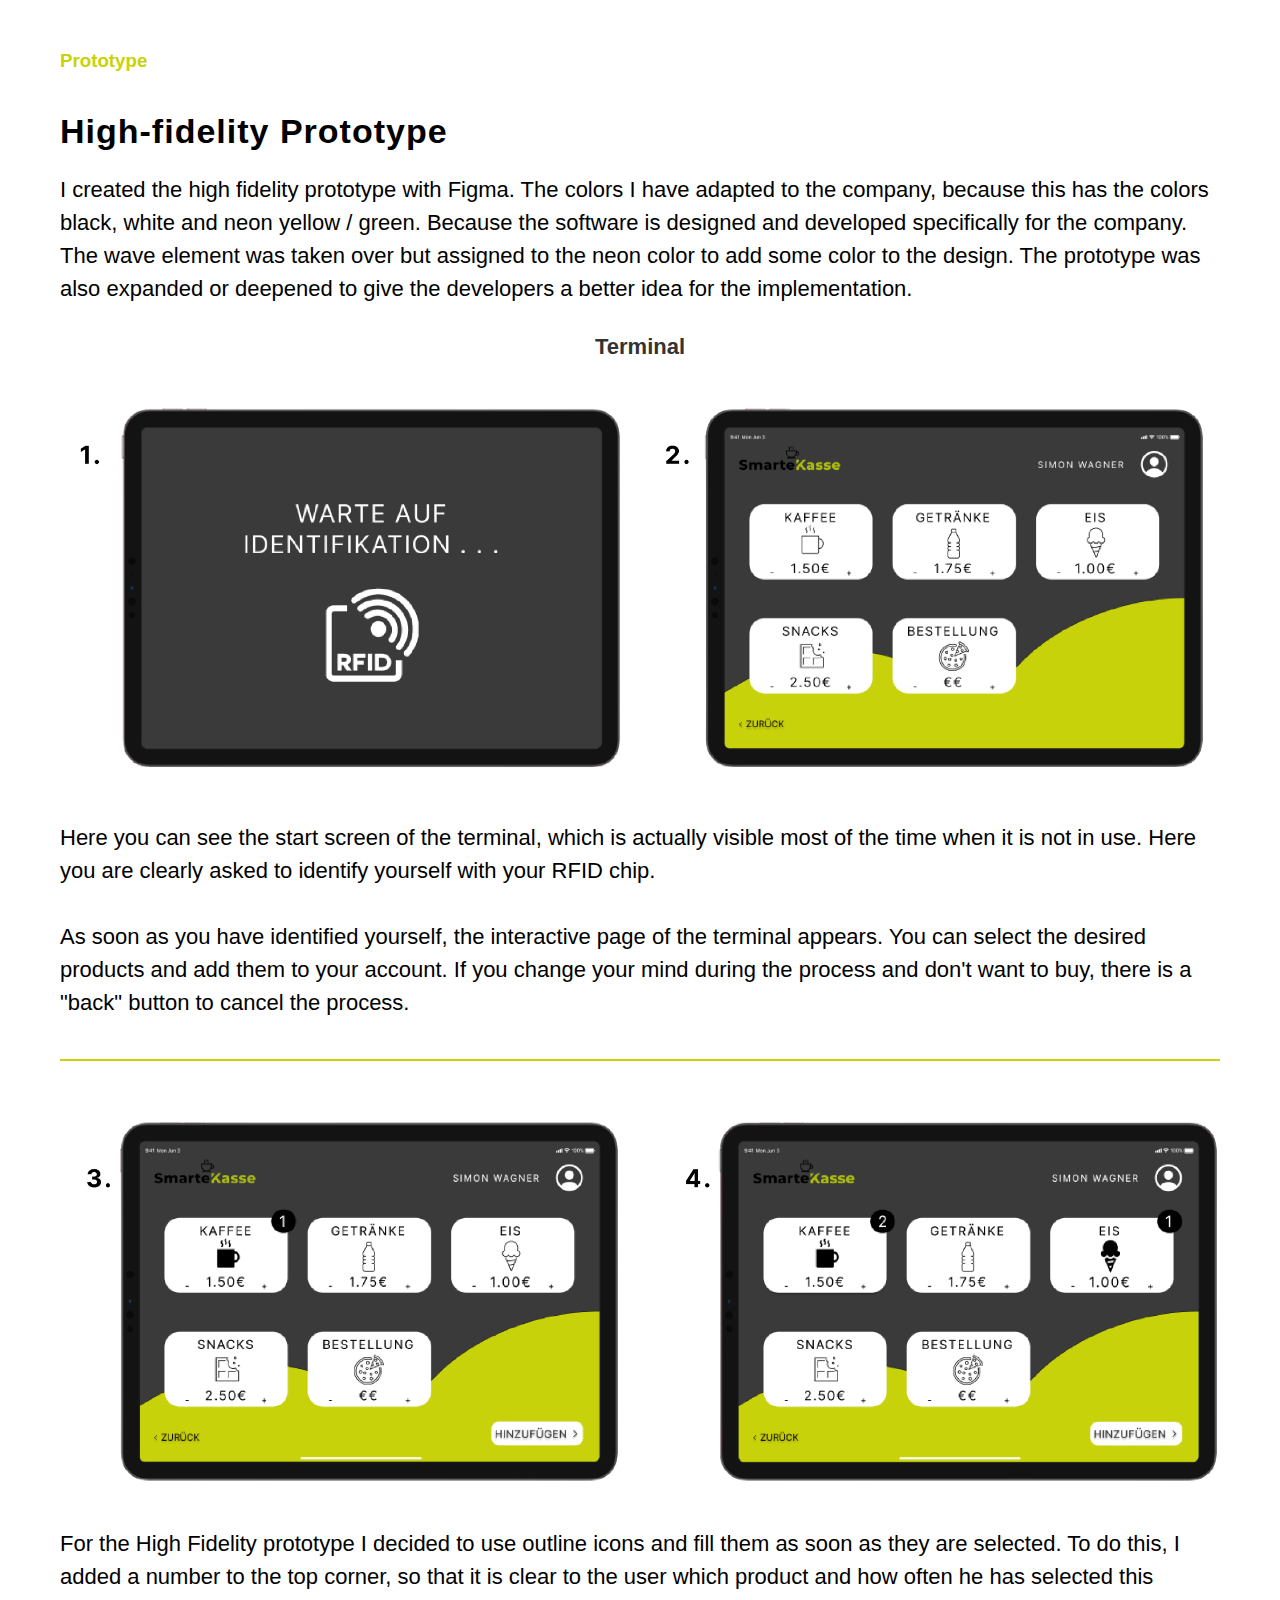
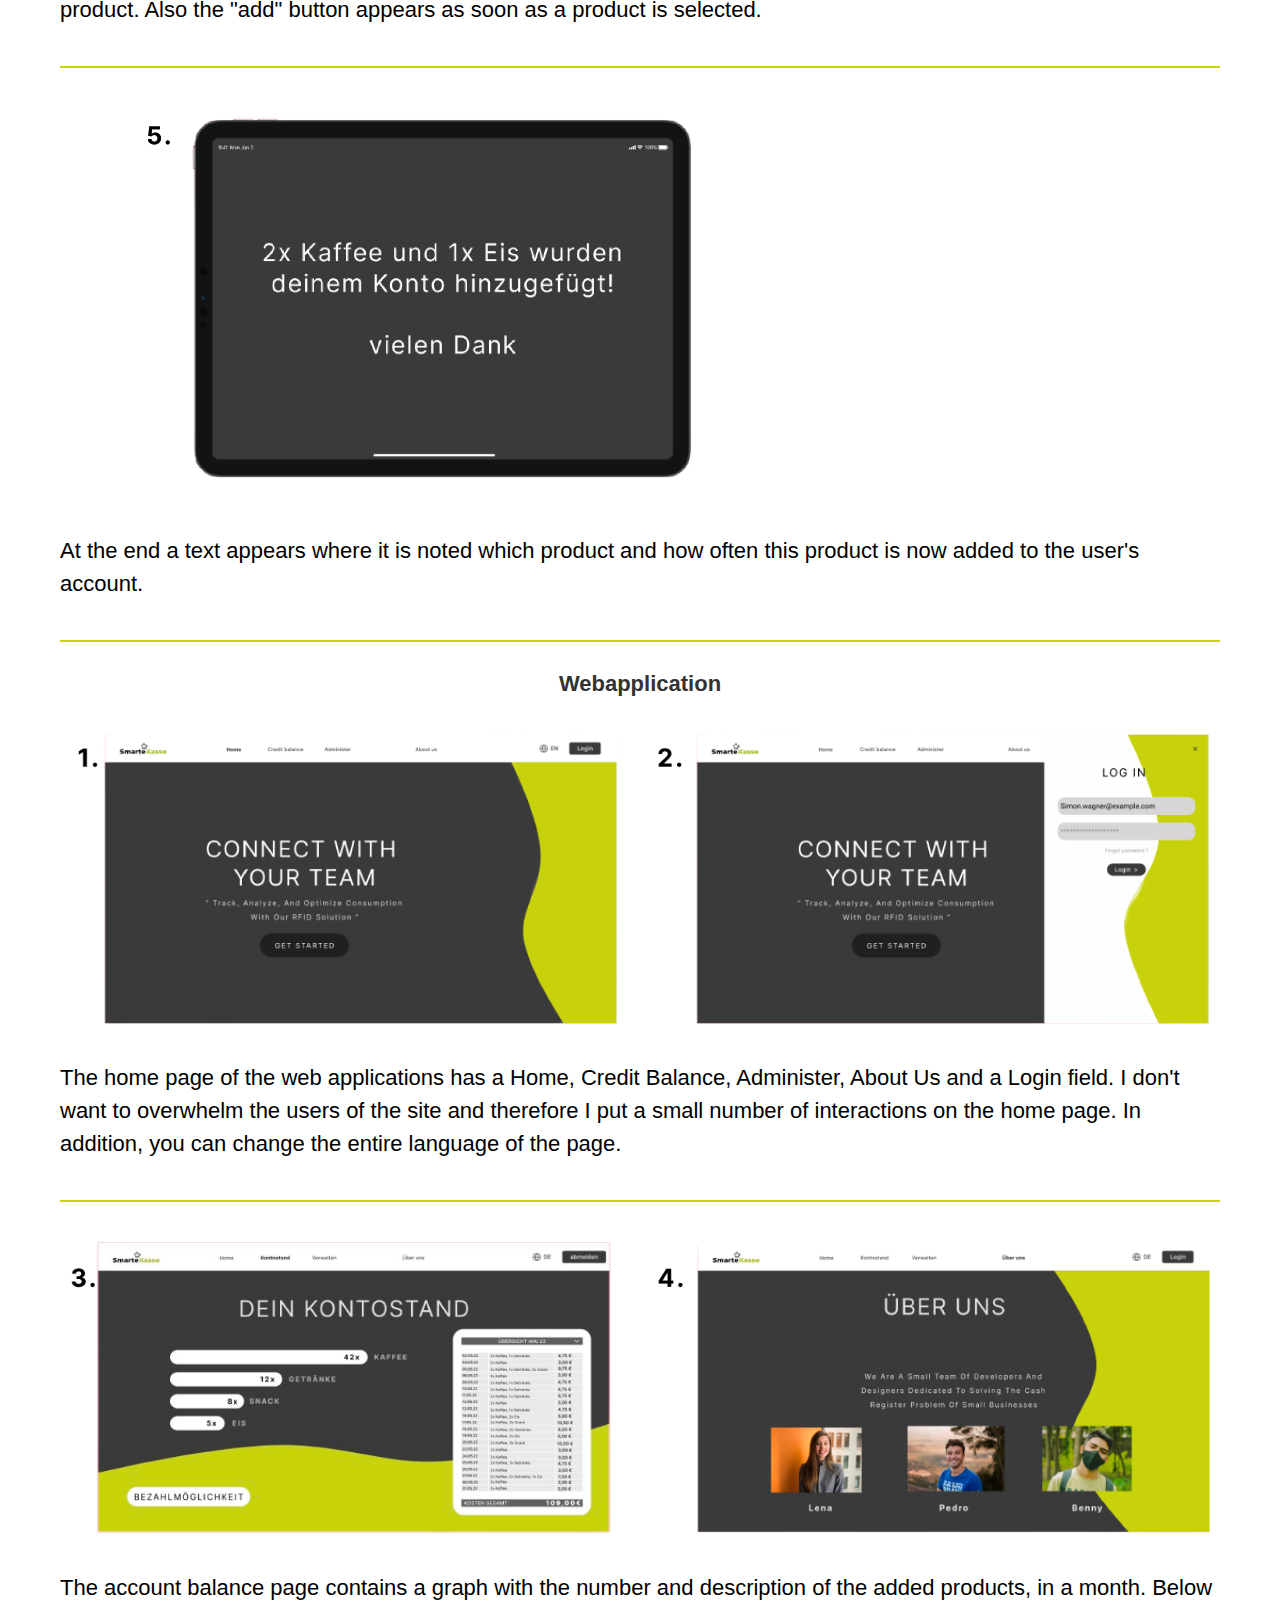
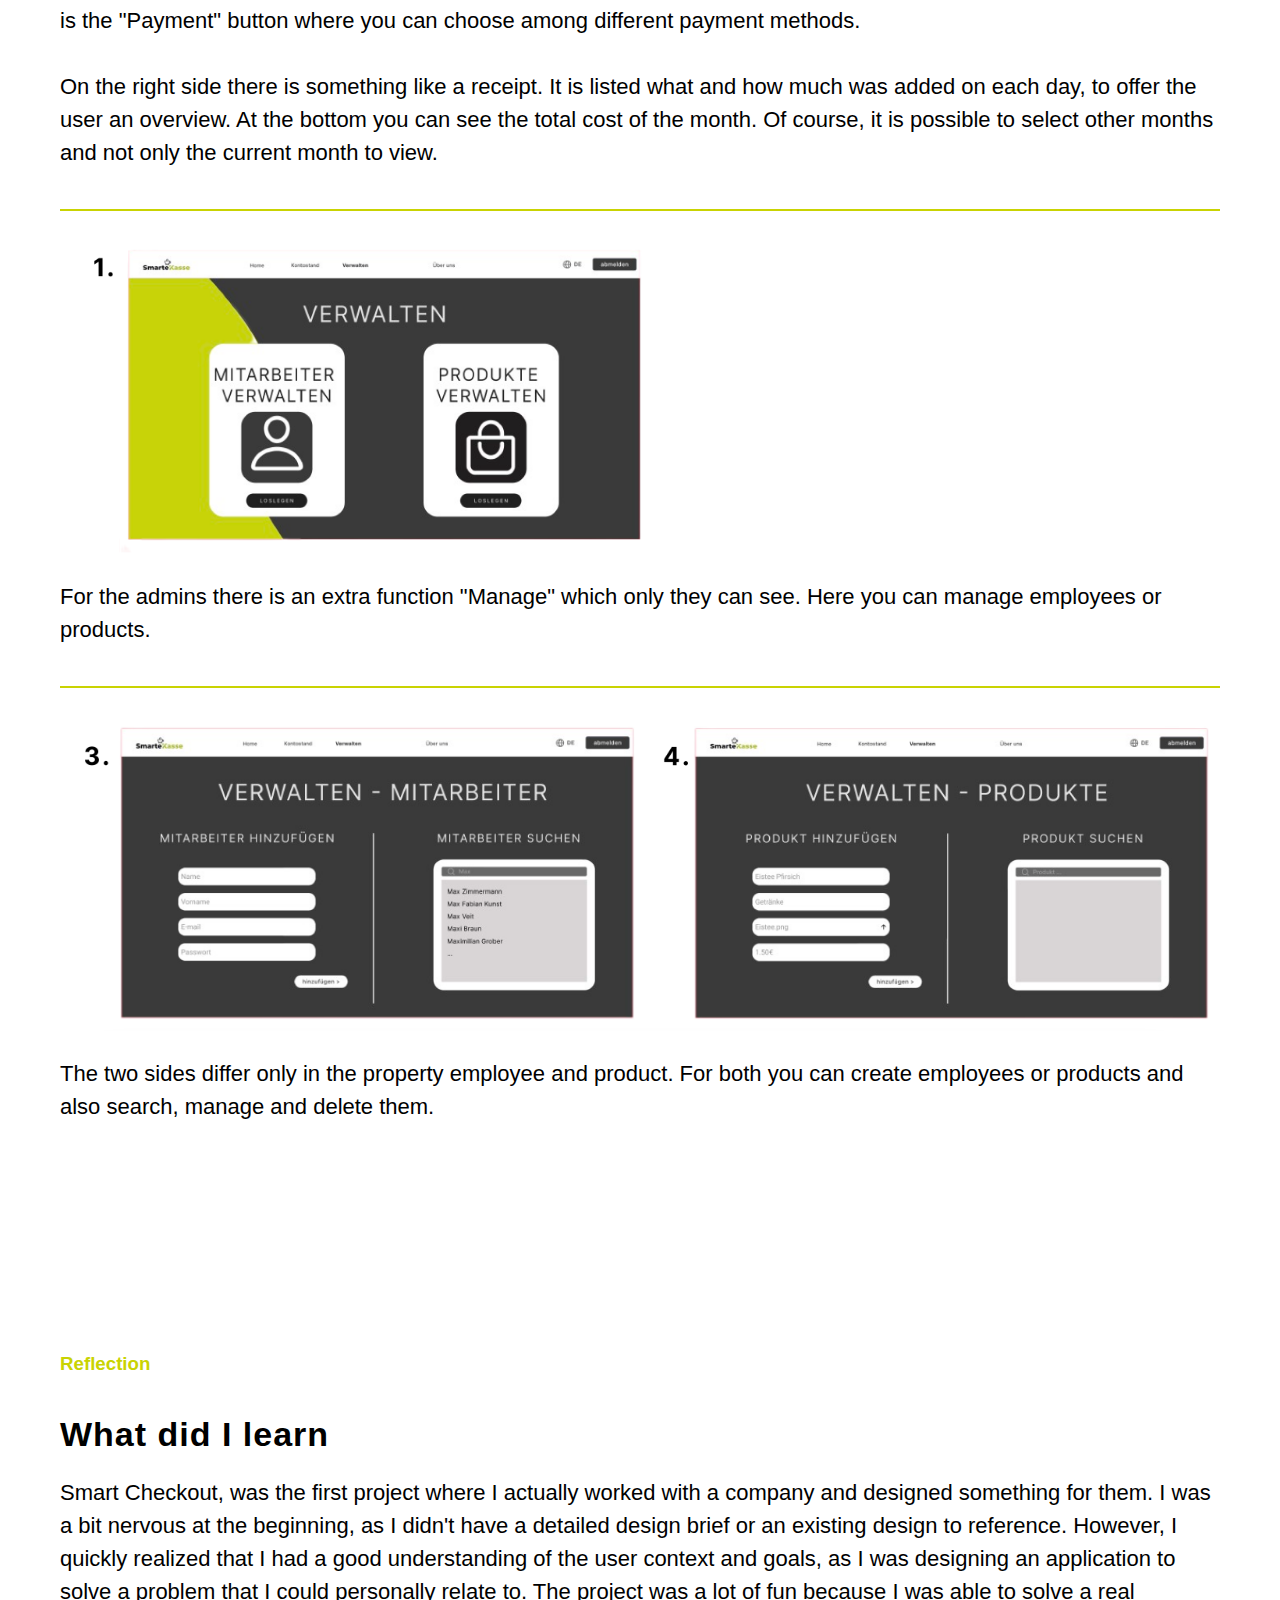
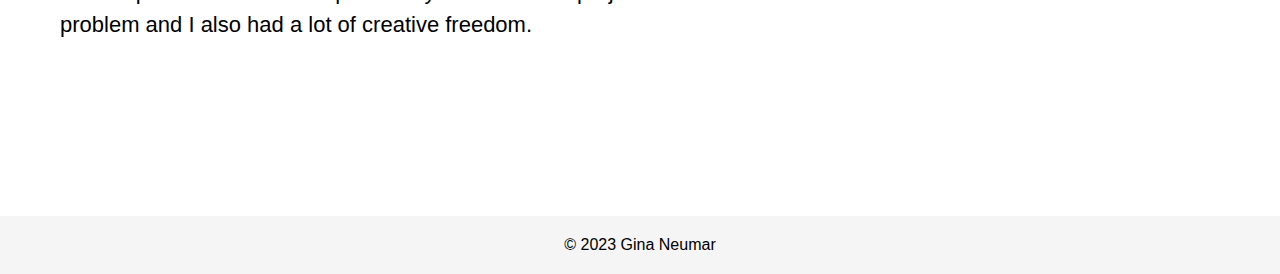
<file: project-sites/smarteKasse.html>
<!DOCTYPE html>
<html>
  <head>
    <meta charset="UTF-8" />
    <title>Smarte Kasse</title>
    <link rel="stylesheet" type="text/css" href="smarteKasse.css" />
  </head>
  <body>
    <header>
      <section class="ImageWithText">
        <div class="bigImage">
          <div class="textOverImage">
            <h2>
              Track, analyze, and optimize consumption with our <br />RFID
              solution.
            </h2>
          </div>
          <img src="Smartekasse/spiegelung.png" alt="Dein Bild" />
        </div>
      </section>
    </header>
    <section class="overview">
      <h3 class="overview-heading">Overview</h3>
      <div class="overview-text">
        <h1>Background</h1>
        <p>
          As a group project, we were asked to solve a problem for a small
          company. In the company there was coffee that every employee could
          get, he just had to put a line on a tally sheet so that you could
          determine how many coffees he got and how much he had to pay for it at
          the end of the month. In addition, someone had to count the individual
          tally marks and collect the money from the individual employees in
          cash to buy new coffee utensils. Our task was to find a digital
          automated solution for this.
        </p>
        <h1>Goal</h1>
        <p>
          After some concept discussions with the company it was clear to us
          that we need 2 things: a terminal where you can dial in the desired
          products after a RFID chip scanner. And a web application with a login
          function, so that the individual employees have an overview of the
          purchased products and can also pay directly. Admins can also
          create/delete employees and create/delete products.
        </p>
        <h1>Role</h1>
        <p>UX Designer and Prototyper</p>
      </div>
    </section>
    <section class="target-group">
      <h3 class="target-group-heading">Target Group/Persona</h3>
      <div class="slideshow-container1">
        <!-- Full-width images with number and caption text -->
        <div class="mySlides">
          <div class="numbertext">1 / 2</div>
          <img src="Smartekasse/Persona1.png" style="width: 100%" />
          <div class="Ctext">
            Alexander Diezmann is supposed to represent an admin at our product,
            who manages the employees and products. It is important to him that
            the system is easily accessible.
          </div>
        </div>
        <div class="mySlides">
          <div class="numbertext">2 / 2</div>
          <img src="Smartekasse/Persona2.png" style="width: 100%" />
          <div class="Ctext">
            Simon Kruster is an employee and therefore a user of our system. It
            is particularly important to him that his data is protected and that
            you can use his existing chip card for identification. Among other
            things, user-friendliness is very important to him.
          </div>
        </div>
        <!-- Next and previous buttons -->
        <a class="prev" onclick="plusSlides(-1, 0)">&#10094;</a>
        <a class="next" onclick="plusSlides(1, 0)">&#10095;</a>
        <!-- Caption text -->
        <div class="caption-container">
          <p id="caption"></p>
        </div>
      </div>
    </section>

    <section class="ideation">
      <h3 class="ideation-heading">Ideation</h3>
      <div class="ideation-text">
        <h1>Sketches</h1>
        <p>
          When I began sketching, my objective was to generate ideas for making
          the design intuitive. I aimed to create a user experience where
          individuals wouldn't have to spend an excessive amount of time
          exploring the application before comprehending its functionality.
        </p>
      </div>
      <div class="slideshow-container2">
        <!-- Full-width images with number and caption text -->
        <div class="mySlides2">
          <div class="numbertext2">1 / 7</div>
          <img src="Smartekasse/Terminal 1.png" style="width: 100%" />
        </div>
        <div class="mySlides2">
          <div class="numbertext2">2 / 7</div>
          <img src="Smartekasse/Terminal 2.png" style="width: 100%" />
        </div>
        <div class="mySlides2">
          <div class="numbertext2">3 / 7</div>
          <img src="Smartekasse/Startscreen.png" style="width: 100%" />
        </div>
        <div class="mySlides2">
          <div class="numbertext2">4 / 7</div>
          <img src="Smartekasse/Login.png" style="width: 100%" />
        </div>
        <div class="mySlides2">
          <div class="numbertext2">5 / 7</div>
          <img src="Smartekasse/Konto.png" style="width: 100%" />
        </div>
        <div class="mySlides2">
          <div class="numbertext2">6 / 7</div>
          <img src="Smartekasse/Verwaltung.png" style="width: 100%" />
        </div>
        <div class="mySlides2">
          <div class="numbertext2">7 / 7</div>
          <img src="Smartekasse/Ueber Uns.png" style="width: 100%" />
        </div>

        <!-- Next and previous buttons -->
        <a class="prev2" onclick="plusSlides2(-1, 1)">&#10094;</a>
        <a class="next2" onclick="plusSlides2(1, 1)">&#10095;</a>
      </div>
    </section>

    <section class="wireframe">
      <h3 class="wireframe-heading">Wireframe</h3>
      <div class="wireframe-text">
        <h1>Low-fidelity Wireframe</h1>
        <p>
          I used my sketches as a guide for the wireframing portion of my design
          process. I stayed in a black and white style for now and tried to
          implement a minimalistic but not boring design using the idea of the
          gray wave element.
        </p>
      </div>
      <div class="image-container">
        <div class="image-wrapper">
          <h4>Terminal</h4>
          <img
            src="Smartekasse/LoFi_Terminal.png"
            alt="Low Fidelity Terminal"
          />
        </div>
        <div class="image-wrapper">
          <h4>Webapplication 1/2</h4>
          <img
            src="Smartekasse/LoFi_Web1.png"
            alt="Low Fidelity Webapplication1"
          />
        </div>
        <div class="image-wrapper">
          
          <h4>Webapplication 2/2</h4>
          <img
            src="Smartekasse/LoFi_Web2.png"
            alt="Low Fidelity Webapplication1"
          />
        </div>
      </div>
    </section>

    <section class="prototype">
      <h3 class="prototype-heading">Prototype</h3>
      <div class="prototype-text">
        <h1>High-fidelity Prototype</h1>
        <p>
          I created the high fidelity prototype with Figma. The colors I have
          adapted to the company, because this has the colors black, white and
          neon yellow / green. Because the software is designed and developed
          specifically for the company. The wave element was taken over but
          assigned to the neon color to add some color to the design. The
          prototype was also expanded or deepened to give the developers a
          better idea for the implementation.
        </p>
      </div>
      <div class="image-wrapper">
        <h4>Terminal</h4>
        <img src="Smartekasse/HiFi_Terminal1.png" alt="Image 1" />
        <p>
          Here you can see the start screen of the terminal, which is actually
          visible most of the time when it is not in use. Here you are clearly
          asked to identify yourself with your RFID chip. <br />
          <br />
          As soon as you have identified yourself, the interactive page of the
          terminal appears. You can select the desired products and add them to
          your account. If you change your mind during the process and don't
          want to buy, there is a "back" button to cancel the process.
        </p>
      </div>
      <div class="image-wrapper">
        <img src="Smartekasse/HiFi_Terminal2.png" alt="Image 2" />
        <p>
          For the High Fidelity prototype I decided to use outline icons and
          fill them as soon as they are selected. To do this, I added a number
          to the top corner, so that it is clear to the user which product and
          how often he has selected this product. Also the "add" button appears
          as soon as a product is selected.
        </p>
      </div>
      <div class="image-wrapper">
        <img src="Smartekasse/HiFi_Terminal3.png" alt="Image 3" />
        <p>
          At the end a text appears where it is noted which product and how
          often this product is now added to the user's account.
        </p>
      </div>
      <div class="image-wrapper">
        <h4>Webapplication</h4>
        <img src="Smartekasse/HiFi_Web1.png" alt="Image 4" />
        <p>
          The home page of the web applications has a Home, Credit Balance,
          Administer, About Us and a Login field. I don't want to overwhelm the
          users of the site and therefore I put a small number of interactions
          on the home page. In addition, you can change the entire language of
          the page.
        </p>
      </div>
      <div class="image-wrapper">
        <img src="Smartekasse/HiFi_Web2.png" alt="Image 5" />
        <p>
          The account balance page contains a graph with the number and
          description of the added products, in a month. Below is the "Payment"
          button where you can choose among different payment methods. <br />
          <br />

          On the right side there is something like a receipt. It is listed what
          and how much was added on each day, to offer the user an overview. At
          the bottom you can see the total cost of the month. Of course, it is
          possible to select other months and not only the current month to
          view.
        </p>
      </div>
      <div class="image-wrapper">
        <img src="Smartekasse/HiFi_Web3.png" alt="Image 6" />
        <p>
          For the admins there is an extra function "Manage" which only they can
          see. Here you can manage employees or products.
        </p>
      </div>
      <div class="image-wrapper">
        <img src="Smartekasse/HiFi_Web4.png" alt="Image 7" />
        <p>
          The two sides differ only in the property employee and product. For
          both you can create employees or products and also search, manage and
          delete them.
        </p>
      </div>
    </section>

    <section class="reflection">
      <h3 class="reflection-heading">Reflection</h3>
      <div class="Reflection-text">
        <h1>What did I learn</h1>
        <p>
          Smart Checkout, was the first project where I actually worked with a
          company and designed something for them. I was a bit nervous at the
          beginning, as I didn't have a detailed design brief or an existing
          design to reference. However, I quickly realized that I had a good
          understanding of the user context and goals, as I was designing an
          application to solve a problem that I could personally relate to. The
          project was a lot of fun because I was able to solve a real problem
          and I also had a lot of creative freedom.
        </p>
      </div>
    </section>

    <footer>
      <p>© 2023 Gina Neumar</p>
    </footer>
    <script src="smarteKasse.js"></script>
  </body>
</html>
</file>
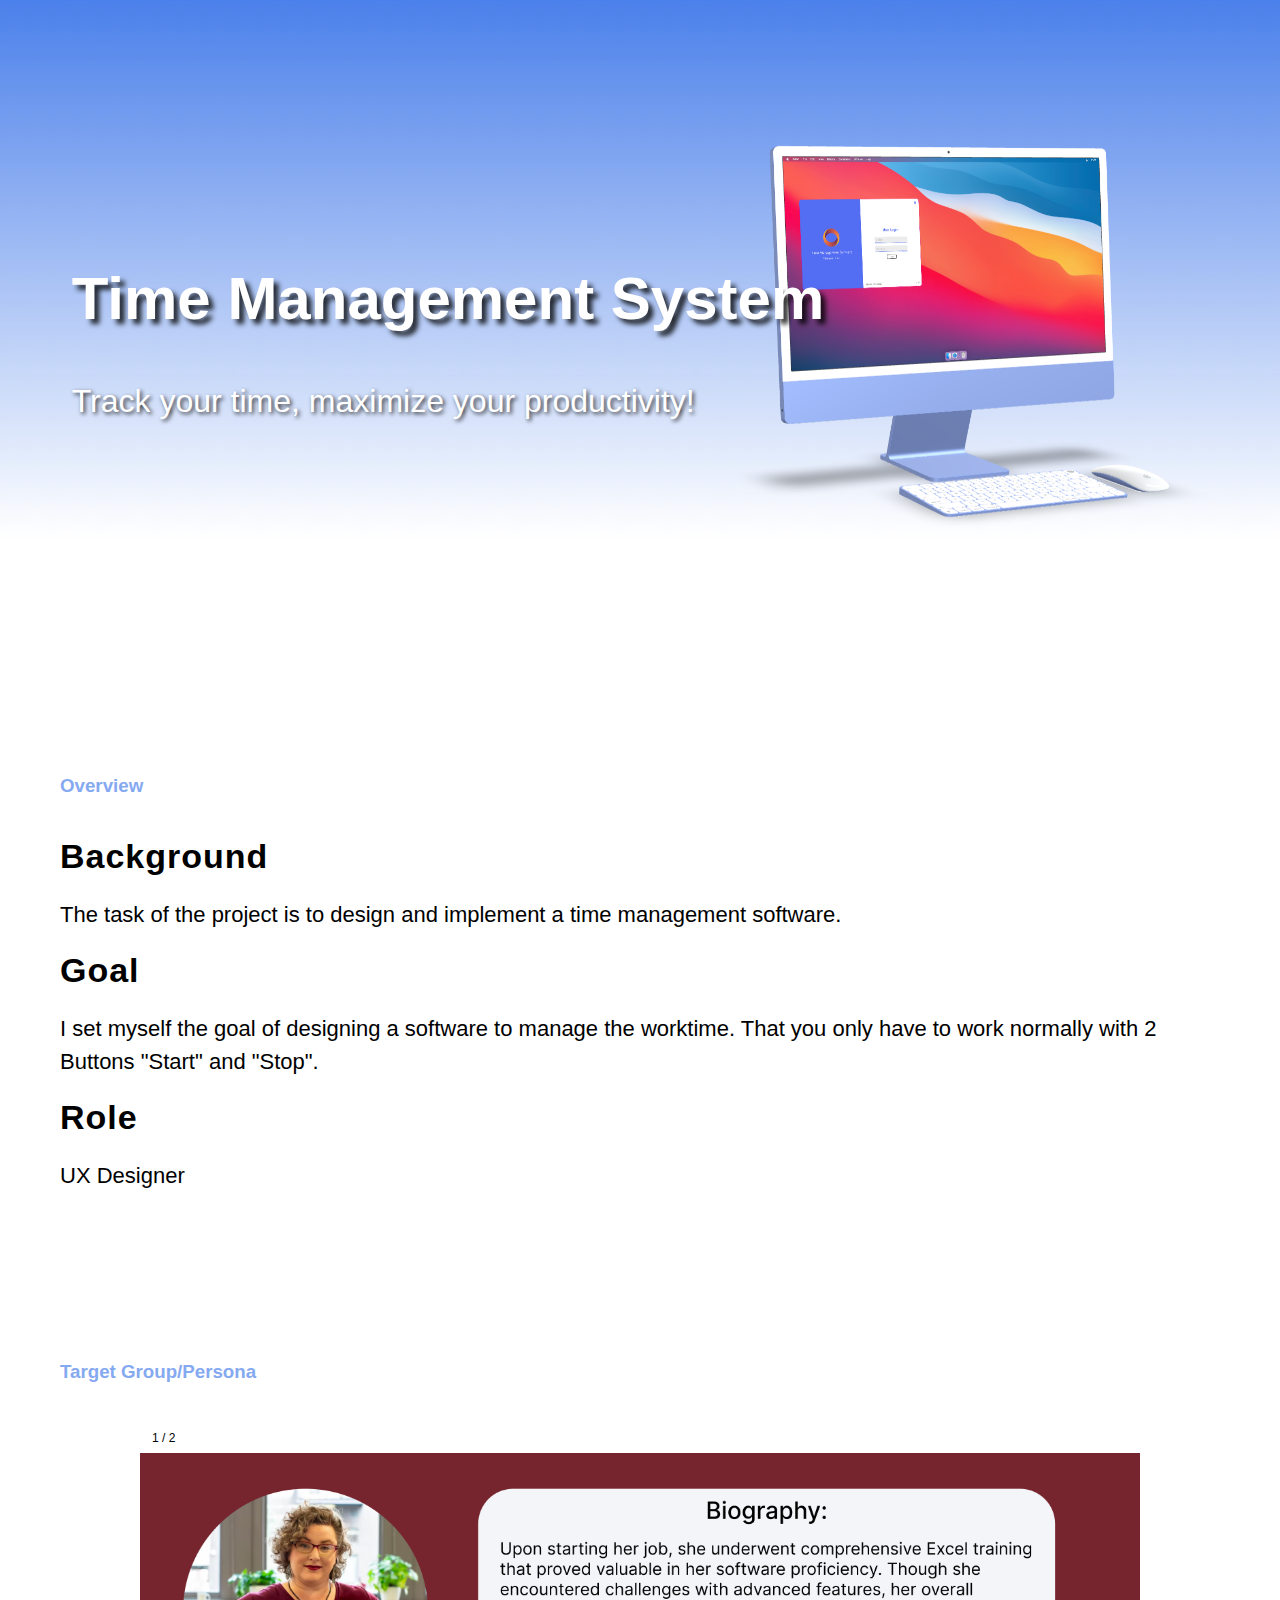
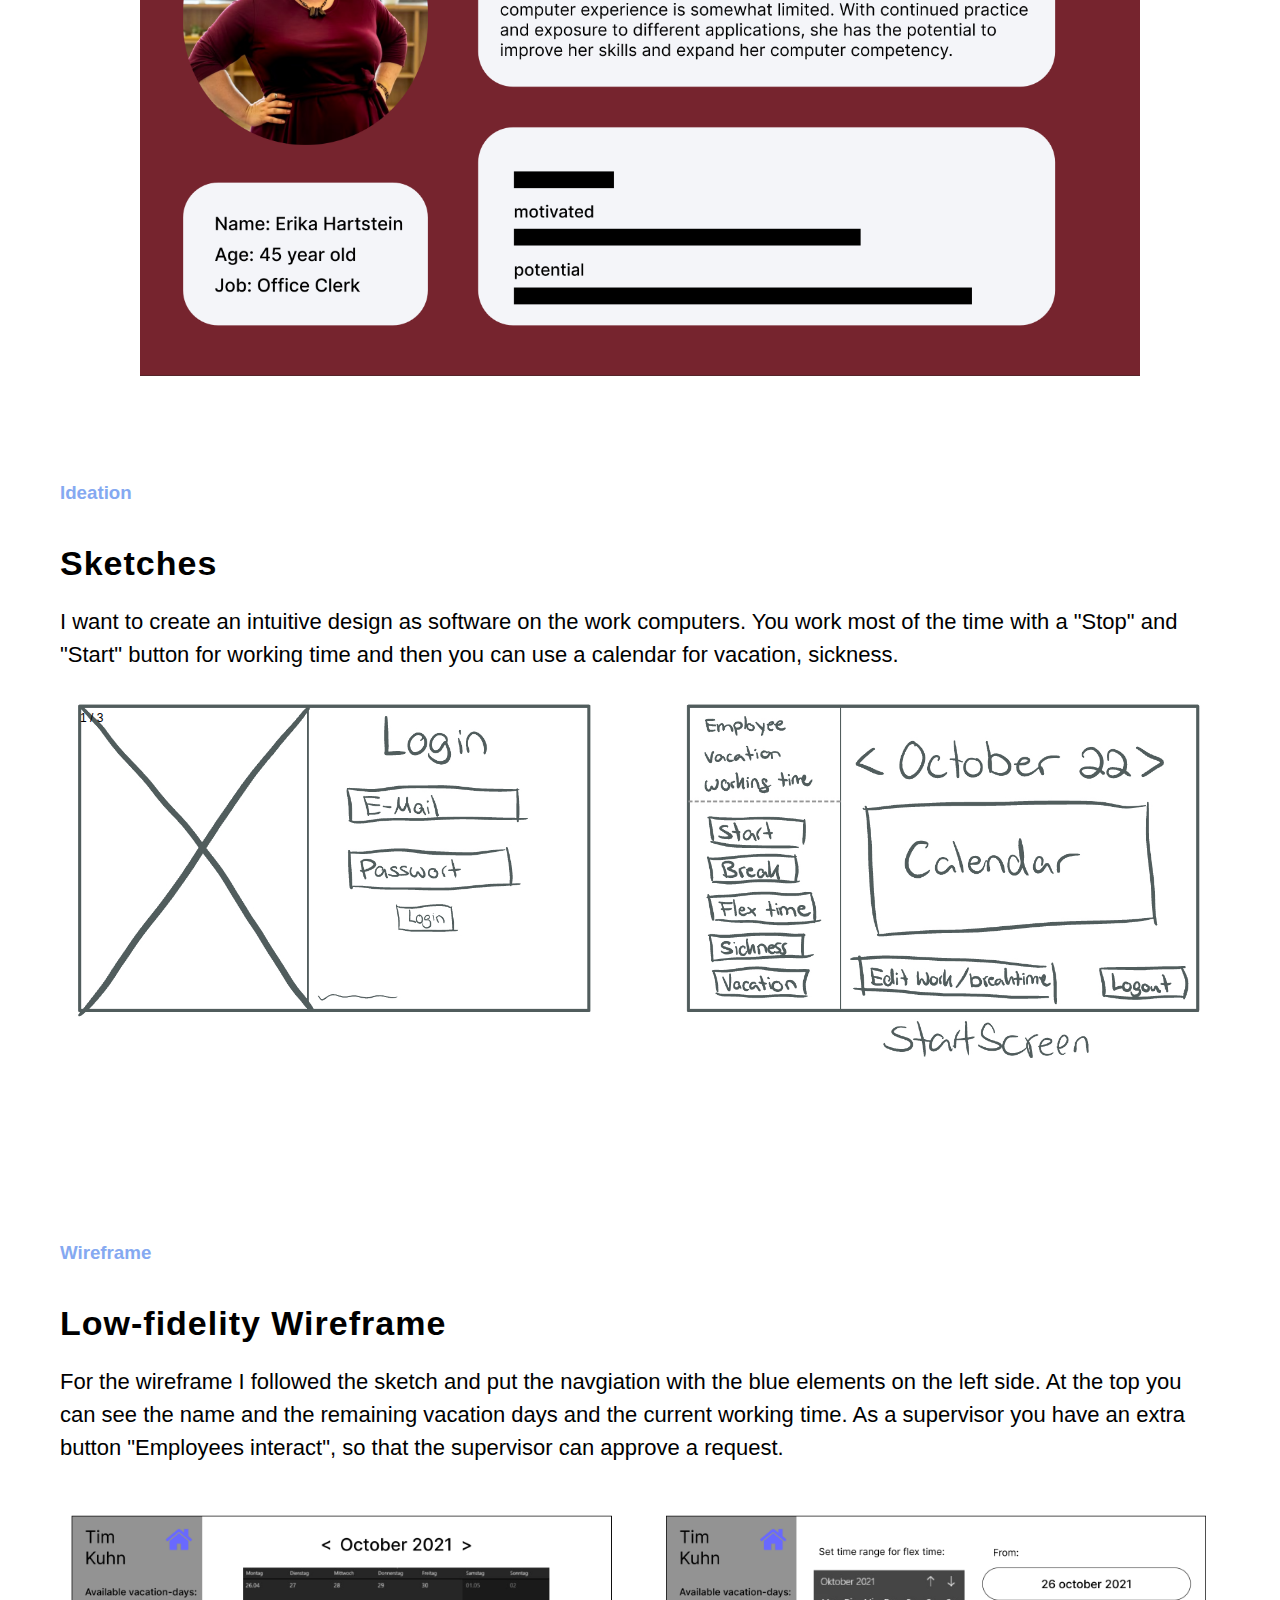
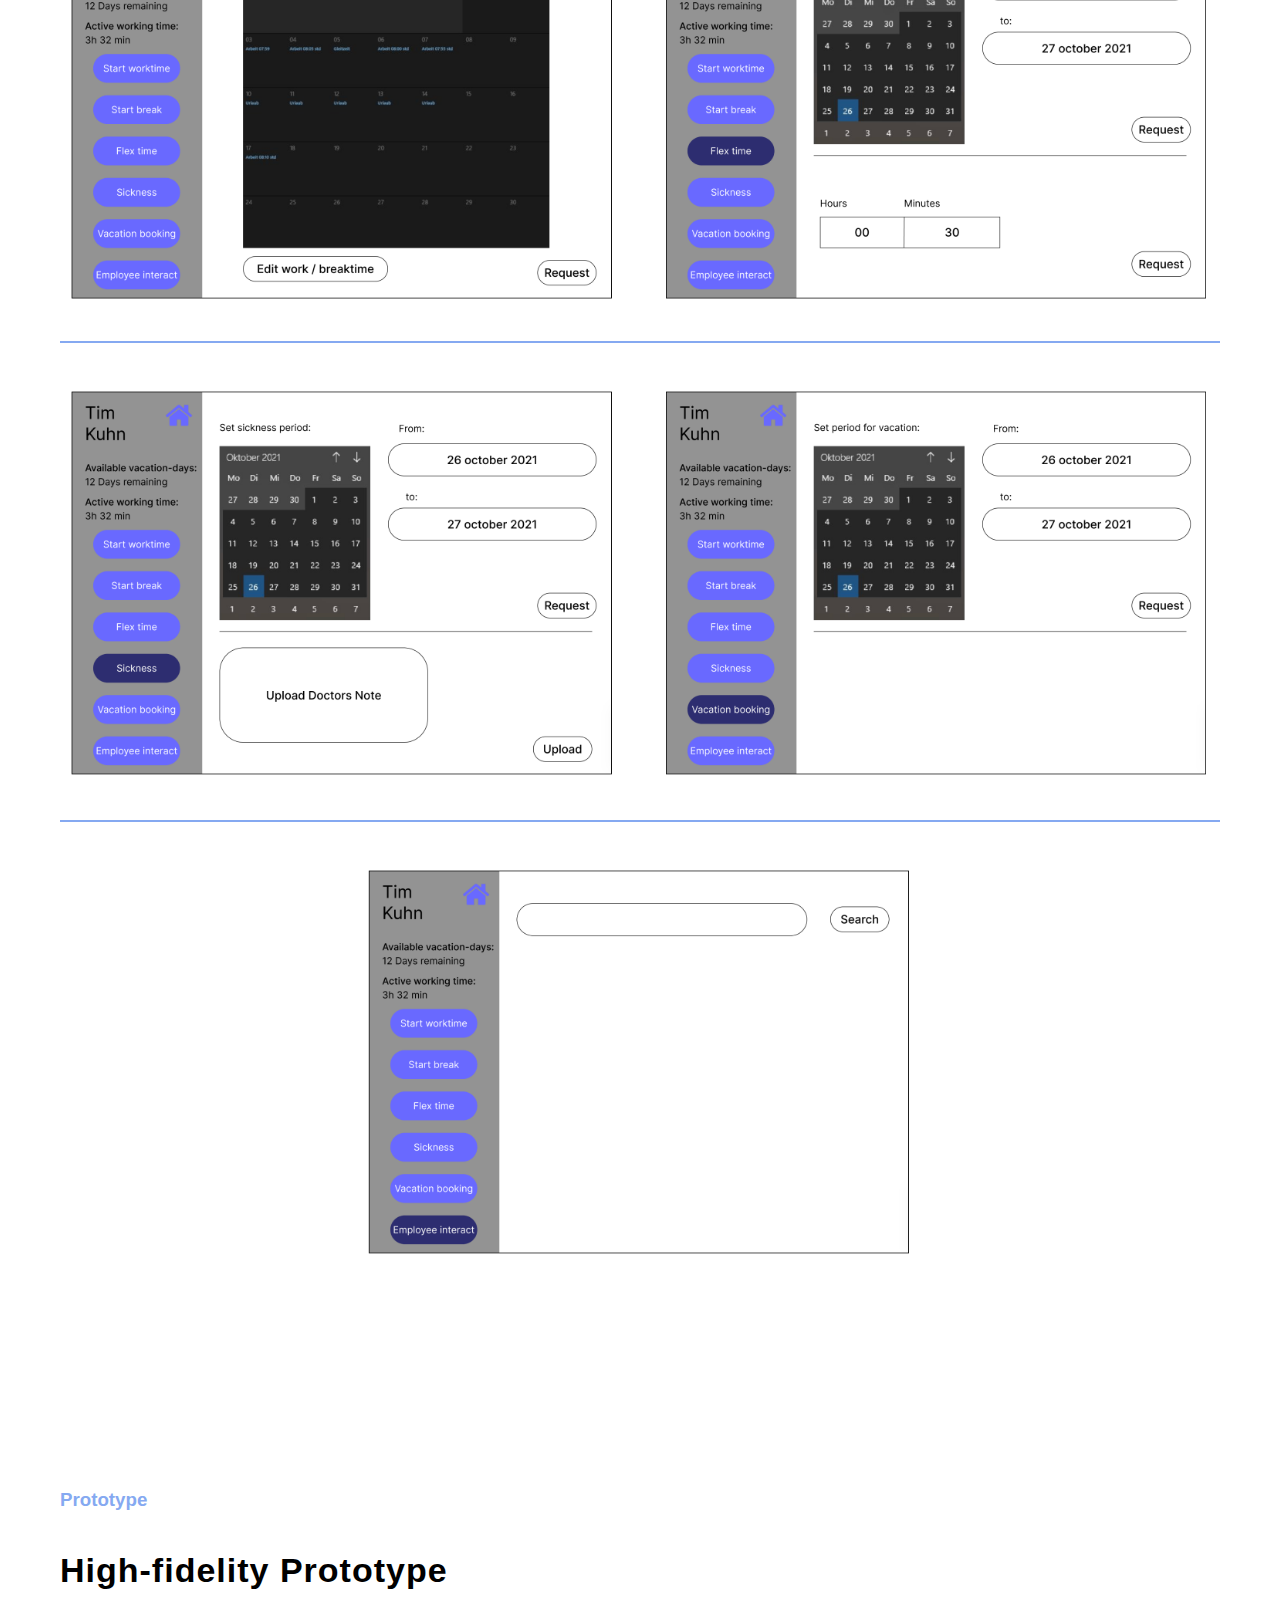
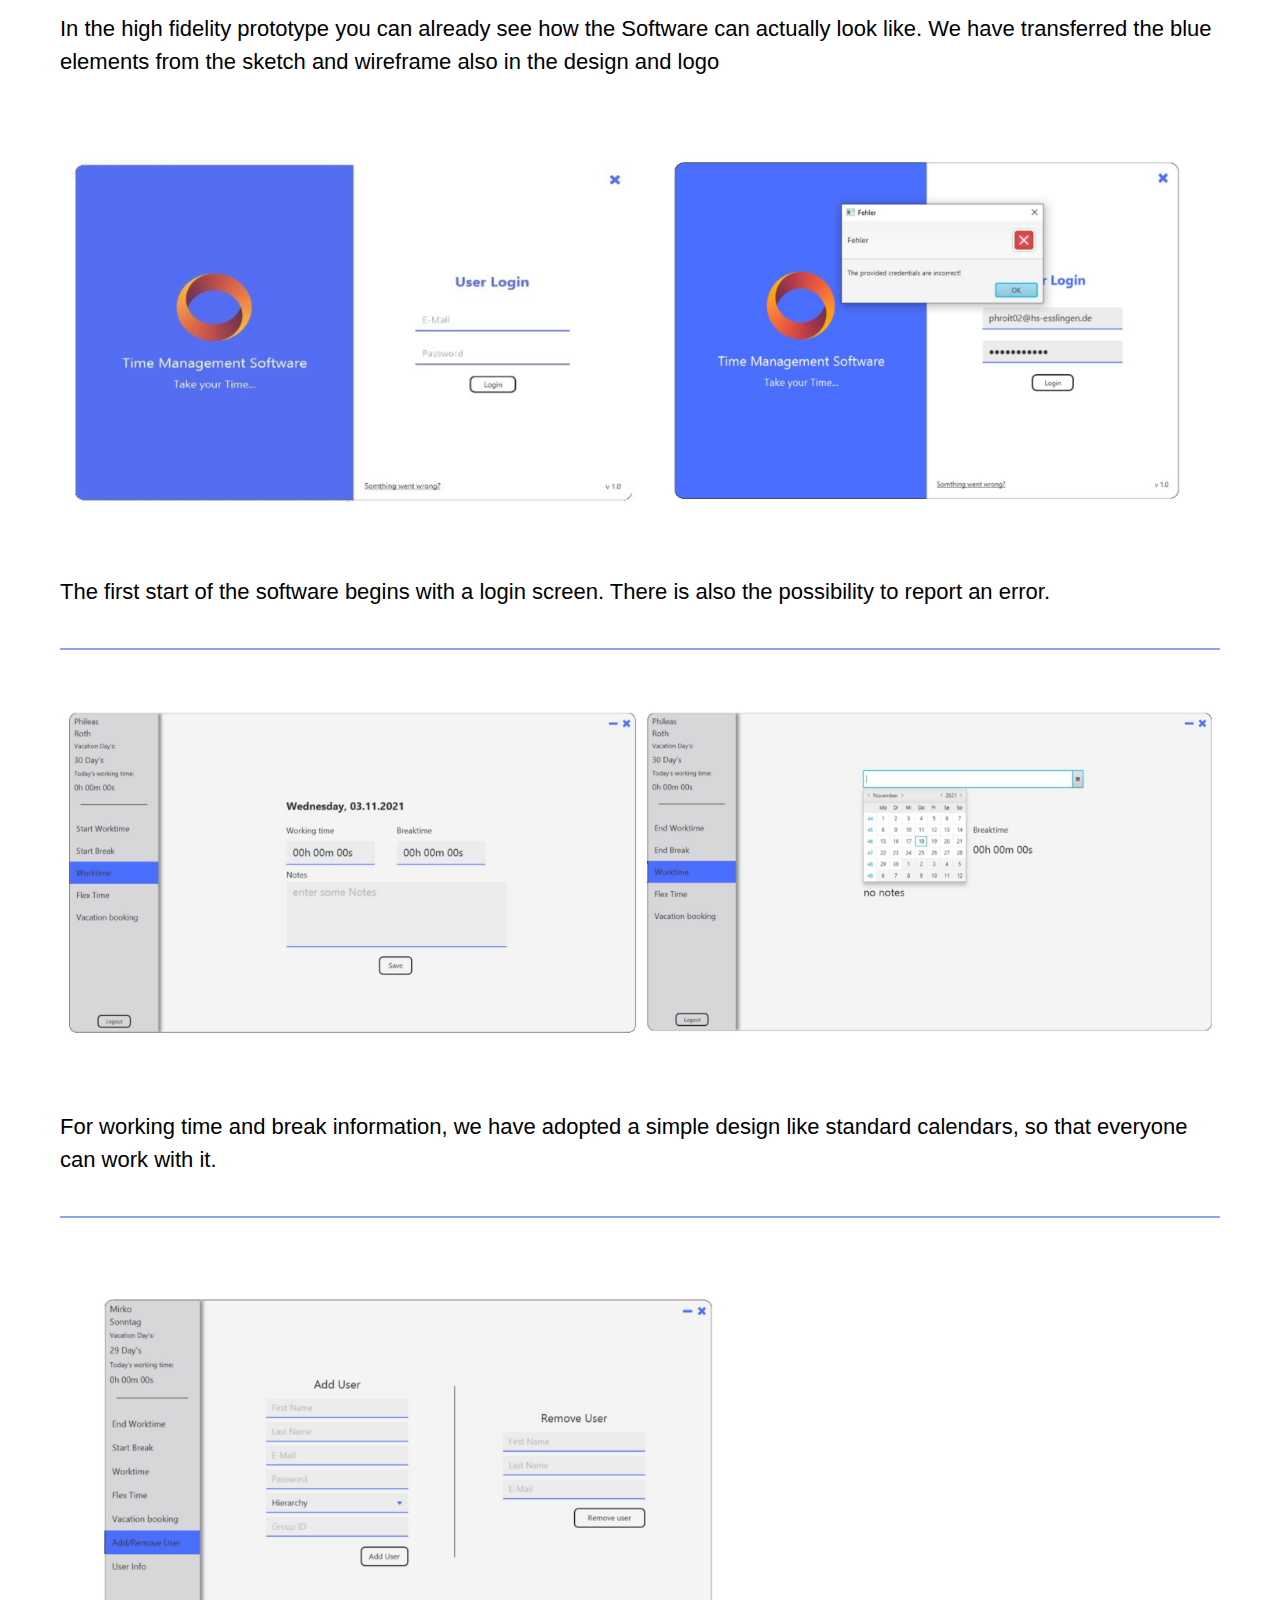
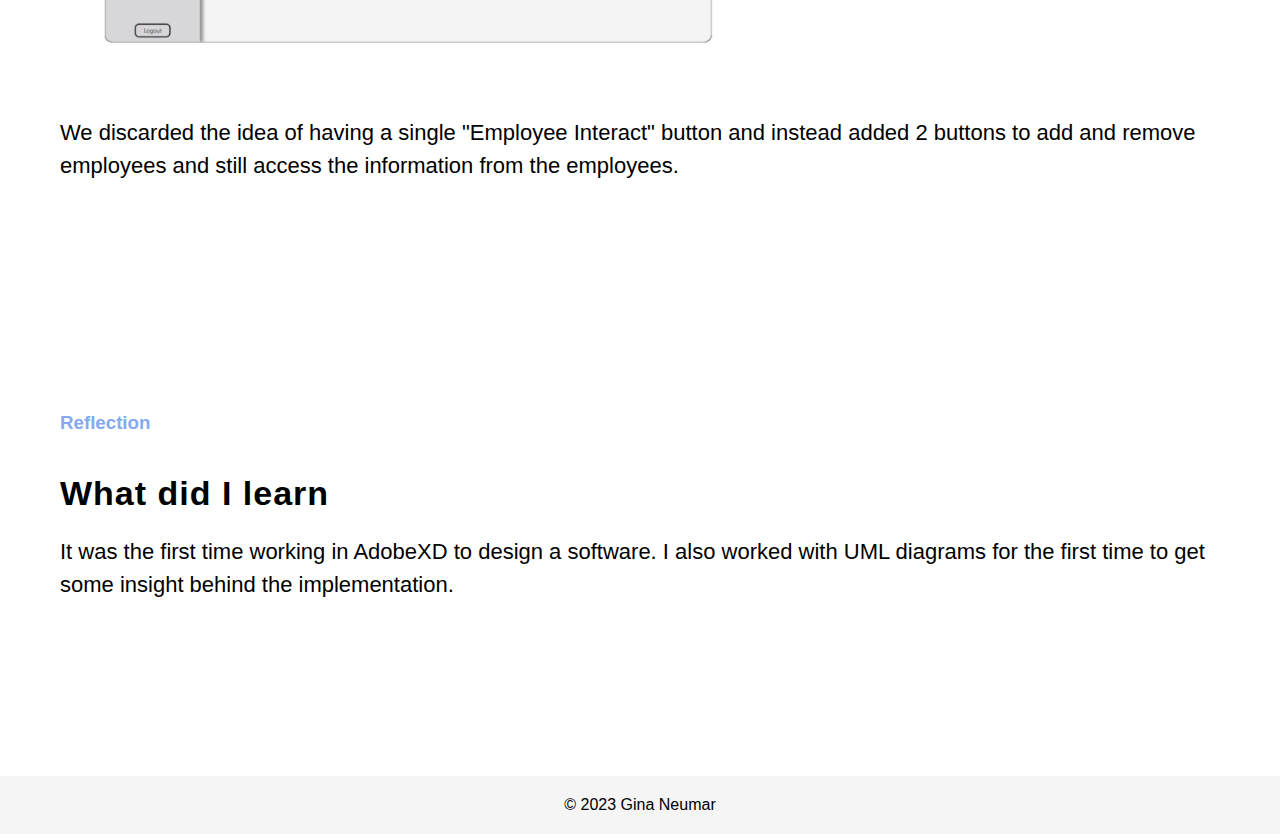
<file: project-sites/timeManagementSoftware.html>
<!DOCTYPE html>
<html>
  <head>
    <meta charset="UTF-8" />
    <title>Time Management System</title>
    <link rel="stylesheet" type="text/css" href="tms.css" />
  </head>
  <body>
    <header>
      <section class="image-with-text">
        <div class="text-overlay">
          <h2>Time Management System</h2>
          <p class="subtext">Track your time, maximize your productivity!</p>
        </div>
        <img src="tms/Background2.png" alt="Dein Bild" />
      </section>
    </header>
    <section class="overview">
      <h3 class="overview-heading">Overview</h3>
      <div class="overview-text">
        <h1>Background</h1>
        <p>
          The task of the project is to design and implement a time management
          software.
        </p>
        <h1>Goal</h1>
        <p>
          I set myself the goal of designing a software to manage the worktime.
          That you only have to work normally with 2 Buttons "Start" and "Stop".
        </p>
        <h1>Role</h1>
        <p>UX Designer</p>
      </div>
    </section>
    <section class="target-group">
      <h3 class="target-group-heading">Target Group/Persona</h3>
      <div class="slideshow-container1">
        <!-- Full-width images with number and caption text -->
        <div class="mySlides">
          <div class="numbertext">1 / 2</div>
          <img src="tms/Persona1.png" style="width: 100%" />
        </div>
        <div class="mySlides">
          <div class="numbertext">2 / 2</div>
          <img src="tms/Persona2.png" style="width: 100%" />
        </div>
        <!-- Next and previous buttons -->
        <a class="prev" onclick="plusSlides(-1, 0)">&#10094;</a>
        <a class="next" onclick="plusSlides(1, 0)">&#10095;</a>
        <!-- Caption text -->
        <div class="caption-container">
          <p id="caption"></p>
        </div>
      </div>
    </section>

    <section class="ideation">
      <h3 class="ideation-heading">Ideation</h3>
      <div class="ideation-text">
        <h1>Sketches</h1>
        <p>
          I want to create an intuitive design as software on the work
          computers. You work most of the time with a "Stop" and "Start" button
          for working time and then you can use a calendar for vacation,
          sickness.
        </p>
      </div>
      <div class="slideshow-container2">
        <!-- Full-width images with number and caption text -->
        <div class="mySlides2">
          <div class="numbertext2">1 / 3</div>
          <img src="tms/Sketch1.jpg" style="width: 100%" />
        </div>
        <div class="mySlides2">
          <div class="numbertext2">2 / 3</div>
          <img src="tms/Sketch2.jpg" style="width: 100%" />
        </div>
        <div class="mySlides2">
          <div class="numbertext2">2 / 3</div>
          <img src="tms/Sketch3.jpg" style="width: 100%" />
        </div>
        <!-- Next and previous buttons -->
        <a class="prev2" onclick="plusSlides2(-1, 1)">&#10094;</a>
        <a class="next2" onclick="plusSlides2(1, 1)">&#10095;</a>
      </div>
    </section>

    <section class="wireframe">
      <h3 class="wireframe-heading">Wireframe</h3>
      <div class="wireframe-text">
        <h1>Low-fidelity Wireframe</h1>
        <p>
          For the wireframe I followed the sketch and put the navgiation with
          the blue elements on the left side. At the top you can see the name
          and the remaining vacation days and the current working time. As a
          supervisor you have an extra button "Employees interact", so that the
          supervisor can approve a request.
        </p>
      </div>
      <div class="image-container">
        <div class="image-wrapper">
          <!-- <h4></h4> -->
          <img src="tms/Wireframe1.png" />
        </div>
        <div class="image-wrapper">
          <!-- <h4></h4> -->
          <img src="tms/Wireframe2.png" />
        </div>
        <div class="image-wrapper">
          <!-- <h4></h4> -->
          <img src="tms/Wireframe3.png" />
        </div>
      </div>
    </section>

    <!-- <section class="uiDesign">
      <h3 class="uiDesign-heading">pixel perfect design</h3>
      <div class="uiDesign-text">
        <h1>UI - Design</h1>
        <p>
          A new challenge was to make a good UI design for a few pages of my
          prototype.
        </p>
      </div>
      <div class="image-container">
        <div class="image-wrapper">
          <img src="edeka/UIDesign.png" alt="Low Fidelity Terminal" />
        </div>
      </div>
    </section> -->

    <section class="prototype">
      <h3 class="prototype-heading">Prototype</h3>
      <div class="prototype-text">
        <h1>High-fidelity Prototype</h1>
        <p>
          In the high fidelity prototype you can already see how the Software
          can actually look like. We have transferred the blue elements from the
          sketch and wireframe also in the design and logo
        </p>
      </div>
      <div class="image-wrapper">
        <img src="tms/P1.png" alt="Image 1" />
        <p>
          The first start of the software begins with a login screen. There is
          also the possibility to report an error.
        </p>
      </div>
      <div class="image-wrapper">
        <img src="tms/P3.png" alt="Image 2" />
        <p>
          For working time and break information, we have adopted a simple
          design like standard calendars, so that everyone can work with it.
        </p>
      </div>
      <div class="image-wrapper">
        <img src="tms/P2.png" alt="Image 3" />
        <p>
          We discarded the idea of having a single "Employee Interact" button
          and instead added 2 buttons to add and remove employees and still
          access the information from the employees.
        </p>
      </div>
    </section>

    <section class="reflection">
      <h3 class="reflection-heading">Reflection</h3>
      <div class="Reflection-text">
        <h1>What did I learn</h1>
        <p>
          It was the first time working in AdobeXD to design a software. I also
          worked with UML diagrams for the first time to get some insight behind
          the implementation.
        </p>
      </div>
    </section>

    <footer>
      <p>© 2023 Gina Neumar</p>
    </footer>
    <script src="tms.js"></script>
  </body>
</html>
</file>
<file: project-sites/edeka.css>
body {
  font-family: "Segoe UI", Tahoma, Geneva, Verdana, sans-serif;
  margin: 0;
}

/* Gradient, Text and Picture */

.image-with-text {
  text-align: center;
  position: relative;
  margin: 0;
}

.image-with-text img {
  max-width: 100%;
  height: auto;
  border-radius: 0%;
  max-height: 80%;
  object-fit: cover;
}

.image-with-text .text-overlay {
  position: absolute;
  top: 50%;
  left: 50%;
  transform: translate(-50%, -50%);
  text-align: center;
  color: white;
}

.image-with-text .text-overlay h2 {
  margin-top: 0;
  font-size: 72px;
  text-shadow: 5px 5px 5px rgba(0, 0, 0, 0.8);
}

.image-with-text .text-overlay .subtext {
  margin-top: 20px;
  font-size: 36px;
  text-shadow: 2px 2px 4px rgba(0, 0, 0, 0.8);
}

@keyframes gradient-bg {
  0% {
    background-position: 0% 50%;
  }
  50% {
    background-position: 100% 50%;
  }
  100% {
    background-position: 0% 50%;
  }
}
/*   
  @media (max-width: 768px) {
    .ImageWithText {
      font-size: 22px;
      flex-direction: column;
      text-align: center;
      padding: 20px;
    }
  
    .bigImage {
      justify-content: center;
    }
  
    .bigImage img {
      max-width: 90vw;
      max-height: 90vh;
      margin-right: 0;
      margin-bottom: 20px;
    }
  
    .textOverImage {
      margin-left: 0;
    }
  }
   */
/* Section Overview  */
.overview {
  box-sizing: border-box;
  position: relative;
  margin: 0 auto; /* Zentriert den Inhalt horizontal */
  padding: 20px;
  text-align: left; /* Text linksbündig ausrichten */
  max-width: 1200px;
  margin-bottom: 10vh;
}

.overview-heading {
  color: #469c32;
  text-align: left; /* Zentriert die Überschrift */
  margin-top: 40px;
  margin-bottom: 40px; /* Fügt einen Abstand unterhalb der Überschrift hinzu */
}

.overview h1 {
  font-size: 34px;
  text-align: left;
  margin-bottom: 10px;
  margin-top: 0;
  letter-spacing: 1px;
}

.overview p {
  font-size: 22px;
  line-height: 1.5;
  margin-bottom: 20px;
}

/* target Group */
.target-group {
  box-sizing: border-box;
  position: relative;
  margin: 0 auto; /* Zentriert den Inhalt horizontal */
  padding: 20px;
  text-align: left; /* Text linksbündig ausrichten */
  max-width: 1200px;
}

.target-group-heading {
  color: #469c32;
  text-align: left;
  margin-bottom: 40px;
}

.target-group h1 {
  font-size: 30px;
  text-align: left;
  margin-bottom: 10px;
  margin-top: 0;
  letter-spacing: 1px; /* Letter Spacing */
}

.target-group p {
  font-size: 22px;
  line-height: 1.5;
  margin-bottom: 20px;
}

/* Slider */
/* Slideshow container */
.slideshow-container1 {
  max-width: 1000px;
  position: relative;
  margin: auto;
  overflow: hidden;
}

/* Next & previous buttons */
.prev,
.next {
  cursor: pointer;
  position: absolute;
  top: 50%;
  width: auto;
  margin-top: -22px;
  padding: 16px;
  color: white;
  font-weight: bold;
  font-size: 18px;
  transition: 0.6s ease;
  border-radius: 0 3px 3px 0;
  user-select: none;
  background-color: rgba(0, 0, 0, 0.3); /* Hintergrundfarbe der Buttons */
  opacity: 0; /* Standardmäßig unsichtbar */
}

/* Position the "next button" to the right */
.next {
  right: 0;
  border-radius: 3px 0 0 3px;
}

/* On hover, add a black background color with a little bit see-through */
.slideshow-container1:hover .prev,
.slideshow-container1:hover .next {
  opacity: 1; /* Sichtbar bei Hover */
}

/* Position the "prev button" to the left */
.prev {
  left: 0;
  border-radius: 3px 0 0 3px;
}

/* On hover, add a black background color with a little bit of transparency */
.prev:hover,
.next:hover {
  background-color: rgba(0, 0, 0, 0.8);
}

/* Caption text */
.Ctext {

  color: #000000;
  font-size: 20px;
  padding: 8px 12px;
  position: relative;
  bottom: -15px; /* Ändere den Wert nach Bedarf */
  width: 100%;
  text-align: left;
}

/* Number text (1/3 etc) */
.numbertext {
  color: #000000;
  font-size: 12px;
  padding: 8px 12px;
  position: relative;
  top: 0;
}

/* Sketches Text*/

.ideation {
  box-sizing: border-box;
  position: relative;
  margin: 0 auto; /* Zentriert den Inhalt horizontal */
  padding: 20px;
  text-align: left; /* Text linksbündig ausrichten */
  max-width: 1200px;
  margin-bottom: 10vh;
}

.ideation-heading {
  color: #469c32;
  text-align: left; /* Zentriert die Überschrift */
  margin-top: 40px;
  margin-bottom: 40px; /* Fügt einen Abstand unterhalb der Überschrift hinzu */
}

.ideation h1 {
  font-size: 34px;
  text-align: left;
  margin-bottom: 10px;
  margin-top: 0;
  letter-spacing: 1px;
}

.ideation p {
  font-size: 22px;
  line-height: 1.5;
  margin-bottom: 20px;
}

/* Sketches Slider */

.slideshow-container2 {
  max-width: 1000px;
  position: relative;
  margin: auto;
  overflow: hidden;
}

/* Next & previous buttons */
.prev2,
.next2 {
  cursor: pointer;
  position: absolute;
  top: 50%;
  width: auto;
  margin-top: -22px;
  padding: 16px;
  color: white;
  font-weight: bold;
  font-size: 18px;
  transition: 0.6s ease;
  border-radius: 0 3px 3px 0;
  user-select: none;
  background-color: rgba(0, 0, 0, 0.3); /* Hintergrundfarbe der Buttons */
  opacity: 0; /* Standardmäßig unsichtbar */
}

/* Position the "next button" to the right */
.next2 {
  right: 0;
  border-radius: 3px 0 0 3px;
}

/* On hover, add a black background color with a little bit see-through */
.slideshow-container2:hover .prev2,
.slideshow-container2:hover .next2 {
  opacity: 1; /* Sichtbar bei Hover */
}

/* Position the "prev button" to the left */
.prev2 {
  left: 0;
  border-radius: 3px 0 0 3px;
}

/* On hover, add a black background color with a little bit of transparency */
.prev2:hover,
.next2:hover {
  background-color: rgba(0, 0, 0, 0.8);
}

/* Caption text */
.Ctext2 {
  color: #000000;
  text-align: center;
  font-size: 20px;
  padding: 8px 12px;
  position: relative;
  bottom: -5px; /* Ändere den Wert nach Bedarf */
  width: 100%;
  text-align: center;
}

/* Number text (1/3 etc) */
.numbertext2 {
  color: #000000;
  font-size: 12px;
  padding: 20px 20px;
  position: absolute;
  top: 0;
}

/* Wireframe */
.wireframe {
  box-sizing: border-box;
  position: relative;
  margin: 0 auto; /* Zentriert den Inhalt horizontal */
  padding: 20px;
  text-align: left; /* Text linksbündig ausrichten */
  max-width: 1200px;
  margin-bottom: 10vh;
}

.wireframe-heading {
  color: #469c32;
  text-align: left; /* Zentriert die Überschrift */
  margin-top: 40px;
  margin-bottom: 40px; /* Fügt einen Abstand unterhalb der Überschrift hinzu */
}

.wireframe h1 {
  font-size: 34px;
  text-align: left;
  margin-bottom: 10px;
  margin-top: 0;
  letter-spacing: 1px;
}

.wireframe p {
  font-size: 22px;
  line-height: 1.5;
  margin-bottom: 20px;
}

.image-container {
  display: flex;
  flex-direction: column;
  align-items: center; /* Bilder zentrieren */
}

.image-wrapper {
  margin-bottom: 50px; /* Abstand zwischen den Bildern anpassen */
  text-align: center;
}

.image-wrapper img {
  width: 100%; /* Breite auf 100% festlegen */
  height: auto;
  object-fit: contain; /* Das Bild beibehalten, um Verzerrungen zu vermeiden */
  max-height: 800px; /* Maximale Höhe des Bildes anpassen */
}

.image-caption {
  color: #000000;
  text-align: center;
  font-size: 20px;
  padding: 8px 12px;
  position: relative;
  width: 100%;
  text-align: center;
  margin-top: 10px;
}

.image-wrapper h4 {
  font-size: 22px;
  color: #333;
  margin-bottom: 15px;
  text-align: center;
}

.image-wrapper {
  border-bottom: 2px solid #469c32;
  padding-bottom: 20px;
  margin-bottom: 20px;
}

.image-wrapper:last-child {
  border-bottom: none;
}


/* UI Design */

.uiDesign {
  box-sizing: border-box;
  position: relative;
  margin: 0 auto; /* Zentriert den Inhalt horizontal */
  padding: 20px;
  text-align: left; /* Text linksbündig ausrichten */
  max-width: 1200px;
  margin-bottom: 10vh;
}

.uiDesign-heading {
  color: #469c32;
  text-align: left; /* Zentriert die Überschrift */
  margin-top: 40px;
  margin-bottom: 40px; /* Fügt einen Abstand unterhalb der Überschrift hinzu */
}

.uiDesign h1 {
  font-size: 34px;
  text-align: left;
  margin-bottom: 10px;
  margin-top: 0;
  letter-spacing: 1px;
}

.uiDesign p {
  font-size: 22px;
  line-height: 1.5;
  margin-bottom: 20px;
}
/* Prototype */

.prototype {
  box-sizing: border-box;
  position: relative;
  margin: 0 auto; /* Zentriert den Inhalt horizontal */
  padding: 20px;
  text-align: left; /* Text linksbündig ausrichten */
  max-width: 1200px;
  margin-bottom: 10vh;
}

.prototype-heading {
  color: #469c32;
  text-align: left; /* Zentriert die Überschrift */
  margin-top: 40px;
  margin-bottom: 40px; /* Fügt einen Abstand unterhalb der Überschrift hinzu */
}

.prototype h1 {
  font-size: 34px;
  text-align: left;
  margin-bottom: 10px;
  margin-top: 0;
  letter-spacing: 1px;
}

.prototype p {
  font-size: 22px;
  line-height: 1.5;
  margin-bottom: 20px;
  text-align: left;
}

/* HIER FEHLT NOCH WAS */

/* Reflection */

.reflection {
  box-sizing: border-box;
  position: relative;
  margin: 0 auto; /* Zentriert den Inhalt horizontal */
  padding: 20px;
  text-align: left; /* Text linksbündig ausrichten */
  max-width: 1200px;
  margin-bottom: 15vh;
}

.reflection-heading {
  color: #469c32;
  text-align: left; /* Zentriert die Überschrift */
  margin-top: 40px;
  margin-bottom: 40px; /* Fügt einen Abstand unterhalb der Überschrift hinzu */
}

.reflection h1 {
  font-size: 34px;
  text-align: left;
  margin-bottom: 10px;
  margin-top: 0;
  letter-spacing: 1px;
}

.reflection p {
  font-size: 22px;
  line-height: 1.5;
  margin-bottom: 20px;
}

/* Footer */

footer {
  background-color: #f5f5f5;
  padding: 20px;
  text-align: center;
}

footer p {
  margin: 0;
}
</file>
<file: project-sites/corona.css>
body {
    font-family: "Segoe UI", Tahoma, Geneva, Verdana, sans-serif;
    margin: 0;
  }
  
  /* Gradient, Text and Picture */
  
  .image-with-text {
    text-align: center;
    position: relative;
    margin: 0;
  }
  
  .image-with-text img {
    max-width: 100%;
    height: auto;
    border-radius: 0%;
    max-height: 80%;
    object-fit: cover;
  }
  
  .image-with-text .text-overlay {
    position: absolute;
    top: 50%;
    left: 20%;
    transform: translate(-60%, -60%);
    text-align: right;
    color: white;
  }
  
  .image-with-text .text-overlay h2 {
    margin-top: 0;
    font-size: 50px;
    text-shadow: 5px 5px 5px rgba(0, 0, 0, 0.8);
  }
  
  
  .image-with-text .text-overlay .subtext {
    margin-top: 20px;
    font-size: 32px;
    text-shadow: 2px 2px 4px rgba(0, 0, 0, 0.8);
  }
  
  /*   
      @media (max-width: 768px) {
        .ImageWithText {
          font-size: 22px;
          flex-direction: column;
          text-align: center;
          padding: 20px;
        }
      
        .bigImage {
          justify-content: center;
        }
      
        .bigImage img {
          max-width: 90vw;
          max-height: 90vh;
          margin-right: 0;
          margin-bottom: 20px;
        }
      
        .textOverImage {
          margin-left: 0;
        }
      }
       */
  /* Section Overview  */
  .overview {
    box-sizing: border-box;
    position: relative;
    margin: 0 auto; /* Zentriert den Inhalt horizontal */
    padding: 20px;
    text-align: left; /* Text linksbündig ausrichten */
    max-width: 1200px;
    margin-bottom: 10vh;
  }
  
  .overview-heading {
    color: #c25d6f;
    text-align: left; /* Zentriert die Überschrift */
    margin-top: 40px;
    margin-bottom: 40px; /* Fügt einen Abstand unterhalb der Überschrift hinzu */
  }
  
  .overview h1 {
    font-size: 34px;
    text-align: left;
    margin-bottom: 10px;
    margin-top: 0;
    letter-spacing: 1px;
  }
  
  .overview p {
    font-size: 22px;
    line-height: 1.5;
    margin-bottom: 20px;
  }
  
  /* target Group */
  .target-group {
    box-sizing: border-box;
    position: relative;
    margin: 0 auto; /* Zentriert den Inhalt horizontal */
    padding: 20px;
    text-align: left; /* Text linksbündig ausrichten */
    max-width: 1200px;
  }
  
  .target-group-heading {
    color: #c25d6f;
    text-align: left;
    margin-bottom: 40px;
  }
  
  .target-group h1 {
    font-size: 30px;
    text-align: left;
    margin-bottom: 10px;
    margin-top: 0;
    letter-spacing: 1px; /* Letter Spacing */
  }
  
  .target-group p {
    font-size: 22px;
    line-height: 1.5;
    margin-bottom: 20px;
  }
  /* Slider */
  /* Slideshow container */
  .slideshow-container1 {
    max-width: 1000px;
    position: relative;
    margin: auto;
    overflow: hidden;
  }
  
  /* Next & previous buttons */
  .prev,
  .next {
    cursor: pointer;
    position: absolute;
    top: 50%;
    width: auto;
    margin-top: -22px;
    padding: 16px;
    color: white;
    font-weight: bold;
    font-size: 18px;
    transition: 0.6s ease;
    border-radius: 0 3px 3px 0;
    user-select: none;
    background-color: rgba(0, 0, 0, 0.3); /* Hintergrundfarbe der Buttons */
    opacity: 0; /* Standardmäßig unsichtbar */
  }
  
  /* Position the "next button" to the right */
  .next {
    right: 0;
    border-radius: 3px 0 0 3px;
  }
  
  /* On hover, add a black background color with a little bit see-through */
  .slideshow-container1:hover .prev,
  .slideshow-container1:hover .next {
    opacity: 1; /* Sichtbar bei Hover */
  }
  
  /* Position the "prev button" to the left */
  .prev {
    left: 0;
    border-radius: 3px 0 0 3px;
  }
  
  /* On hover, add a black background color with a little bit of transparency */
  .prev:hover,
  .next:hover {
    background-color: rgba(0, 0, 0, 0.8);
  }
  
  /* Caption text */
  .Ctext {
    color: #000000;
    font-size: 20px;
    padding: 8px 12px;
    position: relative;
    bottom: -15px; /* Ändere den Wert nach Bedarf */
    width: 100%;
    text-align: left;
  }
  
  /* Number text (1/3 etc) */
  .numbertext {
    color: #000000;
    font-size: 12px;
    padding: 8px 12px;
    position: relative;
    top: 0;
  }
  
  /* Sketches Text*/
  
  .ideation {
    box-sizing: border-box;
    position: relative;
    margin: 0 auto; /* Zentriert den Inhalt horizontal */
    padding: 20px;
    text-align: left; /* Text linksbündig ausrichten */
    max-width: 1200px;
    margin-bottom: 10vh;
  }
  
  .ideation-heading {
    color: #c25d6f;
    text-align: left; /* Zentriert die Überschrift */
    margin-top: 40px;
    margin-bottom: 40px; /* Fügt einen Abstand unterhalb der Überschrift hinzu */
  }
  
  .ideation h1 {
    font-size: 34px;
    text-align: left;
    margin-bottom: 10px;
    margin-top: 0;
    letter-spacing: 1px;
  }
  
  .ideation p {
    font-size: 22px;
    line-height: 1.5;
    margin-bottom: 20px;
  }
  
  /* Sketches Slider */
  
  .slideshow-container2 {
    max-width: 1200px;
    position: relative;
    margin: auto;
    overflow: hidden;
  }
  
  /* Next & previous buttons */
  .prev2,
  .next2 {
    cursor: pointer;
    position: absolute;
    top: 50%;
    width: auto;
    margin-top: -22px;
    padding: 16px;
    color: white;
    font-weight: bold;
    font-size: 18px;
    transition: 0.6s ease;
    border-radius: 0 3px 3px 0;
    user-select: none;
    background-color: rgba(0, 0, 0, 0.3); /* Hintergrundfarbe der Buttons */
    opacity: 0; /* Standardmäßig unsichtbar */
  }
  
  /* Position the "next button" to the right */
  .next2 {
    right: 0;
    border-radius: 3px 0 0 3px;
  }
  
  /* On hover, add a black background color with a little bit see-through */
  .slideshow-container2:hover .prev2,
  .slideshow-container2:hover .next2 {
    opacity: 1; /* Sichtbar bei Hover */
  }
  
  /* Position the "prev button" to the left */
  .prev2 {
    left: 0;
    border-radius: 3px 0 0 3px;
  }
  
  /* On hover, add a black background color with a little bit of transparency */
  .prev2:hover,
  .next2:hover {
    background-color: rgba(0, 0, 0, 0.8);
  }
  
  /* Caption text */
  .Ctext2 {
    color: #000000;
    text-align: center;
    font-size: 20px;
    padding: 8px 12px;
    position: relative;
    bottom: -5px; /* Ändere den Wert nach Bedarf */
    width: 100%;
    text-align: center;
  }
  
  /* Number text (1/3 etc) */
  .numbertext2 {
    color: #000000;
    font-size: 12px;
    padding: 20px 20px;
    position: absolute;
    top: 0;
  }
  
  /* Wireframe */
  .wireframe {
    box-sizing: border-box;
    position: relative;
    margin: 0 auto; /* Zentriert den Inhalt horizontal */
    padding: 20px;
    text-align: left; /* Text linksbündig ausrichten */
    max-width: 1200px;
    margin-bottom: 10vh;
  }
  
  .wireframe-heading {
    color: #c25d6f;
    text-align: left; /* Zentriert die Überschrift */
    margin-top: 40px;
    margin-bottom: 40px; /* Fügt einen Abstand unterhalb der Überschrift hinzu */
  }
  
  .wireframe h1 {
    font-size: 34px;
    text-align: left;
    margin-bottom: 10px;
    margin-top: 0;
    letter-spacing: 1px;
  }
  
  .wireframe p {
    font-size: 22px;
    line-height: 1.5;
    margin-bottom: 20px;
  }
  
  .image-container {
    display: flex;
    flex-direction: column;
    align-items: center; /* Bilder zentrieren */
  }
  
  .image-wrapper {
    margin-bottom: 50px; /* Abstand zwischen den Bildern anpassen */
    text-align: center;
  }
  
  .image-wrapper img {
    width: 100%; /* Breite auf 100% festlegen */
    height: auto;
    object-fit: contain; /* Das Bild beibehalten, um Verzerrungen zu vermeiden */
    max-height: 800px; /* Maximale Höhe des Bildes anpassen */
  }
  
  .image-caption {
    color: #000000;
    text-align: center;
    font-size: 20px;
    padding: 8px 12px;
    position: relative;
    width: 100%;
    text-align: center;
    margin-top: 10px;
  }
  
  .image-wrapper h4 {
    font-size: 22px;
    color: #333;
    margin-bottom: 15px;
    text-align: center;
  }
  
  .image-wrapper {
    border-bottom: 2px solid #c25d6f;
    padding-bottom: 20px;
    margin-bottom: 20px;
  }
  
  .image-wrapper:last-child {
    border-bottom: none;
  }
  
  /* UI Design */
  
  
  /* Prototype */
  
  .prototype {
    box-sizing: border-box;
    position: relative;
    margin: 0 auto; /* Zentriert den Inhalt horizontal */
    padding: 20px;
    text-align: left; /* Text linksbündig ausrichten */
    max-width: 1200px;
    margin-bottom: 10vh;
  }
  
  .prototype-heading {
    color: #c25d6f;
    text-align: left; /* Zentriert die Überschrift */
    margin-top: 40px;
    margin-bottom: 40px; /* Fügt einen Abstand unterhalb der Überschrift hinzu */
  }
  
  .prototype h1 {
    font-size: 34px;
    text-align: left;
    margin-bottom: 10px;
    margin-top: 0;
    letter-spacing: 1px;
  }
  
  .prototype p {
    font-size: 22px;
    line-height: 1.5;
    margin-bottom: 20px;
    text-align: left;
  }
  
  /* HIER FEHLT NOCH WAS */
  
  /* Reflection */
  
  .reflection {
    box-sizing: border-box;
    position: relative;
    margin: 0 auto; /* Zentriert den Inhalt horizontal */
    padding: 20px;
    text-align: left; /* Text linksbündig ausrichten */
    max-width: 1200px;
    margin-bottom: 15vh;
  }
  
  .reflection-heading {
    color: #c25d6f;
    text-align: left; /* Zentriert die Überschrift */
    margin-top: 40px;
    margin-bottom: 40px; /* Fügt einen Abstand unterhalb der Überschrift hinzu */
  }
  
  .reflection h1 {
    font-size: 34px;
    text-align: left;
    margin-bottom: 10px;
    margin-top: 0;
    letter-spacing: 1px;
  }
  
  .reflection p {
    font-size: 22px;
    line-height: 1.5;
    margin-bottom: 20px;
  }
  
  /* Footer */
  
  footer {
    background-color: #f5f5f5;
    padding: 20px;
    text-align: center;
  }
  
  footer p {
    margin: 0;
  }
</file>
<file: project-sites/smarteKasse.css>
body {
  font-family: "Segoe UI", Tahoma, Geneva, Verdana, sans-serif;
  margin: 0;
}

/* Gradient, Text and Picture */

.ImageWithText {
  position: relative;
  background: linear-gradient(-45deg, rgba(146, 156, 63, 1), #d3d3d3, #c9d302);
  width: 100vw;
  height: 100vh;
  display: flex;
  align-items: center;
  justify-content: center;
  padding: 20px;
  box-sizing: border-box;
  animation: gradient-bg 20s ease infinite;

  animation: gradient-bg 20s ease infinite;
  background-size: 300% 300%; /* Hinzugefügt: Hintergrundgröße festlegen */
  background-repeat: no-repeat; /* Hinzugefügt: Hintergrundwiederholung deaktivieren */
}

@keyframes gradient-bg {
  0% {
    background-position: 0% 50%;
  }
  50% {
    background-position: 100% 50%;
  }
  100% {
    background-position: 0% 50%;
  }
}

.ImageWithText h2 {
  font-size: 1.5vw;
  text-align: center;
  color: white;
  line-height: 1.8;
  letter-spacing: 0.3vw;
  margin-left: 3vw;
  max-width: 80vw;
}

.bigImage {
  flex-grow: 1;
  display: flex;
  align-items: center;
  justify-content: flex-end;
}

.bigImage img {
  max-width: 90vw;
  max-height: 90vh;
  object-fit: contain;
}

.textOverImage {
  text-align: left;
}

@media (max-width: 768px) {
  .ImageWithText {
    font-size: 22px;
    flex-direction: column;
    text-align: center;
    padding: 20px;
  }

  .bigImage {
    justify-content: center;
  }

  .bigImage img {
    max-width: 90vw;
    max-height: 90vh;
    margin-right: 0;
    margin-bottom: 20px;
  }

  .textOverImage {
    margin-left: 0;
  }
}

/* Section Overview  */
.overview {
  box-sizing: border-box;
  position: relative;
  margin: 0 auto; /* Zentriert den Inhalt horizontal */
  padding: 20px;
  text-align: left; /* Text linksbündig ausrichten */
  max-width: 1200px;
  margin-bottom: 10vh;
}

.overview-heading {
  color: #c9d302;
  text-align: left; /* Zentriert die Überschrift */
  margin-top: 40px;
  margin-bottom: 40px; /* Fügt einen Abstand unterhalb der Überschrift hinzu */
}

.overview h1 {
  font-size: 34px;
  text-align: left;
  margin-bottom: 10px;
  margin-top: 0;
  letter-spacing: 1px;
}

.overview p {
  font-size: 22px;
  line-height: 1.5;
  margin-bottom: 20px;
}

/* target Group */
.target-group {
  box-sizing: border-box;
  position: relative;
  margin: 0 auto; /* Zentriert den Inhalt horizontal */
  padding: 20px;
  text-align: left; /* Text linksbündig ausrichten */
  max-width: 1200px;
}

.target-group-heading {
  color: #c9d302;
  text-align: left;
  margin-bottom: 40px;
}

.target-group h1 {
  font-size: 30px;
  text-align: left;
  margin-bottom: 10px;
  margin-top: 0;
  letter-spacing: 1px; /* Letter Spacing */
}

.target-group p {
  font-size: 18px;
  line-height: 1.5;
  margin-bottom: 20px;
}

/* Slider */
/* Slideshow container */
.slideshow-container1 {
  max-width: 1000px;
  position: relative;
  margin: auto;
  overflow: hidden;
}

/* Next & previous buttons */
.prev,
.next {
  cursor: pointer;
  position: absolute;
  top: 50%;
  width: auto;
  margin-top: -22px;
  padding: 16px;
  color: white;
  font-weight: bold;
  font-size: 18px;
  transition: 0.6s ease;
  border-radius: 0 3px 3px 0;
  user-select: none;
  background-color: rgba(0, 0, 0, 0.3); /* Hintergrundfarbe der Buttons */
  opacity: 0; /* Standardmäßig unsichtbar */
}

/* Position the "next button" to the right */
.next {
  right: 0;
  border-radius: 3px 0 0 3px;
}

/* On hover, add a black background color with a little bit see-through */
.slideshow-container1:hover .prev,
.slideshow-container1:hover .next {
  opacity: 1; /* Sichtbar bei Hover */
}

/* Position the "prev button" to the left */
.prev {
  left: 0;
  border-radius: 3px 0 0 3px;
}

/* On hover, add a black background color with a little bit of transparency */
.prev:hover,
.next:hover {
  background-color: rgba(0, 0, 0, 0.8);
}

/* Caption text */
.Ctext {
  color: #000000;
  font-size: 20px;
  padding: 8px 12px;
  position: relative;
  bottom: -5px; /* Ändere den Wert nach Bedarf */
  width: 100%;
  text-align: left;
}

/* Number text (1/3 etc) */
.numbertext {
  color: #000000;
  font-size: 12px;
  padding: 8px 12px;
  position: relative;
  top: 0;
}

/* Sketches Text*/

.ideation {
  box-sizing: border-box;
  position: relative;
  margin: 0 auto; /* Zentriert den Inhalt horizontal */
  padding: 20px;
  text-align: left; /* Text linksbündig ausrichten */
  max-width: 1200px;
  margin-bottom: 10vh;
}

.ideation-heading {
  color: #c9d302;
  text-align: left; /* Zentriert die Überschrift */
  margin-top: 40px;
  margin-bottom: 40px; /* Fügt einen Abstand unterhalb der Überschrift hinzu */
}

.ideation h1 {
  font-size: 34px;
  text-align: left;
  margin-bottom: 10px;
  margin-top: 0;
  letter-spacing: 1px;
}

.ideation p {
  font-size: 22px;
  line-height: 1.5;
  margin-bottom: 20px;
}

/* Sketches Slider */

.slideshow-container2 {
  max-width: 1000px;
  position: relative;
  margin: auto;
  overflow: hidden;
}

/* Next & previous buttons */
.prev2,
.next2 {
  cursor: pointer;
  position: absolute;
  top: 50%;
  width: auto;
  margin-top: -22px;
  padding: 16px;
  color: white;
  font-weight: bold;
  font-size: 18px;
  transition: 0.6s ease;
  border-radius: 0 3px 3px 0;
  user-select: none;
  background-color: rgba(0, 0, 0, 0.3); /* Hintergrundfarbe der Buttons */
  opacity: 0; /* Standardmäßig unsichtbar */
}

/* Position the "next button" to the right */
.next2 {
  right: 0;
  border-radius: 3px 0 0 3px;
}

/* On hover, add a black background color with a little bit see-through */
.slideshow-container2:hover .prev2,
.slideshow-container2:hover .next2 {
  opacity: 1; /* Sichtbar bei Hover */
}

/* Position the "prev button" to the left */
.prev2 {
  left: 0;
  border-radius: 3px 0 0 3px;
}

/* On hover, add a black background color with a little bit of transparency */
.prev2:hover,
.next2:hover {
  background-color: rgba(0, 0, 0, 0.8);
}

/* Caption text */
.Ctext2 {
  color: #000000;
  text-align: center;
  font-size: 20px;
  padding: 8px 12px;
  position: relative;
  bottom: -5px; /* Ändere den Wert nach Bedarf */
  width: 100%;
  text-align: center;
}

/* Number text (1/3 etc) */
.numbertext2 {
  color: #000000;
  font-size: 12px;
  padding: 20px 20px;
  position: absolute;
  top: 0;
}

/* Wireframe */
.wireframe {
  box-sizing: border-box;
  position: relative;
  margin: 0 auto; /* Zentriert den Inhalt horizontal */
  padding: 20px;
  text-align: left; /* Text linksbündig ausrichten */
  max-width: 1200px;
  margin-bottom: 10vh;
}

.wireframe-heading {
  color: #c9d302;
  text-align: left; /* Zentriert die Überschrift */
  margin-top: 40px;
  margin-bottom: 40px; /* Fügt einen Abstand unterhalb der Überschrift hinzu */
}

.wireframe h1 {
  font-size: 34px;
  text-align: left;
  margin-bottom: 10px;
  margin-top: 0;
  letter-spacing: 1px;
}

.wireframe p {
  font-size: 22px;
  line-height: 1.5;
  margin-bottom: 20px;
}

.image-container {
  display: flex;
  flex-direction: column;
  align-items: center; /* Bilder zentrieren */
}

.image-wrapper {
  margin-bottom: 50px; /* Abstand zwischen den Bildern anpassen */
  text-align: center;
}

.image-wrapper img {
  width: 100%; /* Breite auf 100% festlegen */
  height: auto;
  object-fit: contain; /* Das Bild beibehalten, um Verzerrungen zu vermeiden */
  max-height: 800px; /* Maximale Höhe des Bildes anpassen */
}

.image-caption {
  color: #000000;
  text-align: center;
  font-size: 20px;
  padding: 8px 12px;
  position: relative;
  width: 100%;
  text-align: center;
  margin-top: 10px;
}

.image-wrapper h4 {
  font-size: 22px;
  color: #333;
  margin-bottom: 15px;
  text-align: center;
}

.image-wrapper {
  border-bottom: 2px solid #c9d302;
  padding-bottom: 20px;
  margin-bottom: 20px;
}

.image-wrapper:last-child {
  border-bottom: none;
}

/* Prototype */

.prototype {
  box-sizing: border-box;
  position: relative;
  margin: 0 auto; /* Zentriert den Inhalt horizontal */
  padding: 20px;
  text-align: left; /* Text linksbündig ausrichten */
  max-width: 1200px;
  margin-bottom: 10vh;
}

.prototype-heading {
  color: #c9d302;
  text-align: left; /* Zentriert die Überschrift */
  margin-top: 40px;
  margin-bottom: 40px; /* Fügt einen Abstand unterhalb der Überschrift hinzu */
}

.prototype h1 {
  font-size: 34px;
  text-align: left;
  margin-bottom: 10px;
  margin-top: 0;
  letter-spacing: 1px;
}

.prototype p {
  font-size: 22px;
  line-height: 1.5;
  margin-bottom: 20px;
  text-align: left;
}

/* HIER FEHLT NOCH WAS */

/* Reflection */

.reflection {
  box-sizing: border-box;
  position: relative;
  margin: 0 auto; /* Zentriert den Inhalt horizontal */
  padding: 20px;
  text-align: left; /* Text linksbündig ausrichten */
  max-width: 1200px;
  margin-bottom: 15vh;
}

.reflection-heading {
  color: #c9d302;
  text-align: left; /* Zentriert die Überschrift */
  margin-top: 40px;
  margin-bottom: 40px; /* Fügt einen Abstand unterhalb der Überschrift hinzu */
}

.reflection h1 {
  font-size: 34px;
  text-align: left;
  margin-bottom: 10px;
  margin-top: 0;
  letter-spacing: 1px;
}

.reflection p {
  font-size: 22px;
  line-height: 1.5;
  margin-bottom: 20px;
}

/* Footer */

footer {
  background-color: #f5f5f5;
  padding: 20px;
  text-align: center;
}

footer p {
  margin: 0;
}
</file>
<file: project-sites/tms.css>
body {
  font-family: "Segoe UI", Tahoma, Geneva, Verdana, sans-serif;
  margin: 0;
}

/* Gradient, Text and Picture */

.image-with-text {
  text-align: center;
  position: relative;
  margin: 0;
}

.image-with-text img {
  max-width: 100%;
  height: auto;
  border-radius: 0%;
  max-height: 80%;
  object-fit: cover;
}

.image-with-text .text-overlay {
  position: absolute;
  top: 50%;
  left: 35%;
  transform: translate(-50%, -50%);
  text-align: left;
  color: white;
}

.image-with-text .text-overlay h2 {
  margin-top: 0;
  font-size: 60px;
  text-shadow: 5px 5px 5px rgba(0, 0, 0, 0.8);
}

.image-with-text .text-overlay .subtext {
  margin-top: 20px;
  font-size: 32px;
  text-shadow: 2px 2px 4px rgba(0, 0, 0, 0.8);
}

/*   
    @media (max-width: 768px) {
      .ImageWithText {
        font-size: 22px;
        flex-direction: column;
        text-align: center;
        padding: 20px;
      }
    
      .bigImage {
        justify-content: center;
      }
    
      .bigImage img {
        max-width: 90vw;
        max-height: 90vh;
        margin-right: 0;
        margin-bottom: 20px;
      }
    
      .textOverImage {
        margin-left: 0;
      }
    }
     */
/* Section Overview  */
.overview {
  box-sizing: border-box;
  position: relative;
  margin: 0 auto; /* Zentriert den Inhalt horizontal */
  padding: 20px;
  text-align: left; /* Text linksbündig ausrichten */
  max-width: 1200px;
  margin-bottom: 10vh;
}

.overview-heading {
  color: #85a9f1;
  text-align: left; /* Zentriert die Überschrift */
  margin-top: 40px;
  margin-bottom: 40px; /* Fügt einen Abstand unterhalb der Überschrift hinzu */
}

.overview h1 {
  font-size: 34px;
  text-align: left;
  margin-bottom: 10px;
  margin-top: 0;
  letter-spacing: 1px;
}

.overview p {
  font-size: 22px;
  line-height: 1.5;
  margin-bottom: 20px;
}

/* target Group */
.target-group {
  box-sizing: border-box;
  position: relative;
  margin: 0 auto; /* Zentriert den Inhalt horizontal */
  padding: 20px;
  text-align: left; /* Text linksbündig ausrichten */
  max-width: 1200px;
}

.target-group-heading {
  color: #85a9f1;
  text-align: left;
  margin-bottom: 40px;
}

.target-group h1 {
  font-size: 30px;
  text-align: left;
  margin-bottom: 10px;
  margin-top: 0;
  letter-spacing: 1px; /* Letter Spacing */
}

.target-group p {
  font-size: 22px;
  line-height: 1.5;
  margin-bottom: 20px;
}
/* Slider */
/* Slideshow container */
.slideshow-container1 {
  max-width: 1000px;
  position: relative;
  margin: auto;
  overflow: hidden;
}

/* Next & previous buttons */
.prev,
.next {
  cursor: pointer;
  position: absolute;
  top: 50%;
  width: auto;
  margin-top: -22px;
  padding: 16px;
  color: white;
  font-weight: bold;
  font-size: 18px;
  transition: 0.6s ease;
  border-radius: 0 3px 3px 0;
  user-select: none;
  background-color: rgba(0, 0, 0, 0.3); /* Hintergrundfarbe der Buttons */
  opacity: 0; /* Standardmäßig unsichtbar */
}

/* Position the "next button" to the right */
.next {
  right: 0;
  border-radius: 3px 0 0 3px;
}

/* On hover, add a black background color with a little bit see-through */
.slideshow-container1:hover .prev,
.slideshow-container1:hover .next {
  opacity: 1; /* Sichtbar bei Hover */
}

/* Position the "prev button" to the left */
.prev {
  left: 0;
  border-radius: 3px 0 0 3px;
}

/* On hover, add a black background color with a little bit of transparency */
.prev:hover,
.next:hover {
  background-color: rgba(0, 0, 0, 0.8);
}

/* Caption text */
.Ctext {
  color: #000000;
  font-size: 20px;
  padding: 8px 12px;
  position: relative;
  bottom: -15px; /* Ändere den Wert nach Bedarf */
  width: 100%;
  text-align: left;
}

/* Number text (1/3 etc) */
.numbertext {
  color: #000000;
  font-size: 12px;
  padding: 8px 12px;
  position: relative;
  top: 0;
}

/* Sketches Text*/

.ideation {
  box-sizing: border-box;
  position: relative;
  margin: 0 auto; /* Zentriert den Inhalt horizontal */
  padding: 20px;
  text-align: left; /* Text linksbündig ausrichten */
  max-width: 1200px;
  margin-bottom: 10vh;
}

.ideation-heading {
  color: #85a9f1;
  text-align: left; /* Zentriert die Überschrift */
  margin-top: 40px;
  margin-bottom: 40px; /* Fügt einen Abstand unterhalb der Überschrift hinzu */
}

.ideation h1 {
  font-size: 34px;
  text-align: left;
  margin-bottom: 10px;
  margin-top: 0;
  letter-spacing: 1px;
}

.ideation p {
  font-size: 22px;
  line-height: 1.5;
  margin-bottom: 20px;
}

/* Sketches Slider */

.slideshow-container2 {
  max-width: 1200px;
  position: relative;
  margin: auto;
  overflow: hidden;
}

/* Next & previous buttons */
.prev2,
.next2 {
  cursor: pointer;
  position: absolute;
  top: 50%;
  width: auto;
  margin-top: -22px;
  padding: 16px;
  color: white;
  font-weight: bold;
  font-size: 18px;
  transition: 0.6s ease;
  border-radius: 0 3px 3px 0;
  user-select: none;
  background-color: rgba(0, 0, 0, 0.3); /* Hintergrundfarbe der Buttons */
  opacity: 0; /* Standardmäßig unsichtbar */
}

/* Position the "next button" to the right */
.next2 {
  right: 0;
  border-radius: 3px 0 0 3px;
}

/* On hover, add a black background color with a little bit see-through */
.slideshow-container2:hover .prev2,
.slideshow-container2:hover .next2 {
  opacity: 1; /* Sichtbar bei Hover */
}

/* Position the "prev button" to the left */
.prev2 {
  left: 0;
  border-radius: 3px 0 0 3px;
}

/* On hover, add a black background color with a little bit of transparency */
.prev2:hover,
.next2:hover {
  background-color: rgba(0, 0, 0, 0.8);
}

/* Caption text */
.Ctext2 {
  color: #000000;
  text-align: center;
  font-size: 20px;
  padding: 8px 12px;
  position: relative;
  bottom: -5px; /* Ändere den Wert nach Bedarf */
  width: 100%;
  text-align: center;
}

/* Number text (1/3 etc) */
.numbertext2 {
  color: #000000;
  font-size: 12px;
  padding: 20px 20px;
  position: absolute;
  top: 0;
}

/* Wireframe */
.wireframe {
  box-sizing: border-box;
  position: relative;
  margin: 0 auto; /* Zentriert den Inhalt horizontal */
  padding: 20px;
  text-align: left; /* Text linksbündig ausrichten */
  max-width: 1200px;
  margin-bottom: 10vh;
}

.wireframe-heading {
  color: #85a9f1;
  text-align: left; /* Zentriert die Überschrift */
  margin-top: 40px;
  margin-bottom: 40px; /* Fügt einen Abstand unterhalb der Überschrift hinzu */
}

.wireframe h1 {
  font-size: 34px;
  text-align: left;
  margin-bottom: 10px;
  margin-top: 0;
  letter-spacing: 1px;
}

.wireframe p {
  font-size: 22px;
  line-height: 1.5;
  margin-bottom: 20px;
}

.image-container {
  display: flex;
  flex-direction: column;
  align-items: center; /* Bilder zentrieren */
}

.image-wrapper {
  margin-bottom: 50px; /* Abstand zwischen den Bildern anpassen */
  text-align: center;
}

.image-wrapper img {
  width: 100%; /* Breite auf 100% festlegen */
  height: auto;
  object-fit: contain; /* Das Bild beibehalten, um Verzerrungen zu vermeiden */
  max-height: 800px; /* Maximale Höhe des Bildes anpassen */
}

.image-caption {
  color: #000000;
  text-align: center;
  font-size: 20px;
  padding: 8px 12px;
  position: relative;
  width: 100%;
  text-align: center;
  margin-top: 10px;
}

.image-wrapper h4 {
  font-size: 22px;
  color: #333;
  margin-bottom: 15px;
  text-align: center;
}

.image-wrapper {
  border-bottom: 2px solid #85a9f1;
  padding-bottom: 20px;
  margin-bottom: 20px;
}

.image-wrapper:last-child {
  border-bottom: none;
}

/* UI Design */

.uiDesign {
  box-sizing: border-box;
  position: relative;
  margin: 0 auto; /* Zentriert den Inhalt horizontal */
  padding: 20px;
  text-align: left; /* Text linksbündig ausrichten */
  max-width: 1200px;
  margin-bottom: 10vh;
}

.uiDesign-heading {
  color: #85a9f1;
  text-align: left; /* Zentriert die Überschrift */
  margin-top: 40px;
  margin-bottom: 40px; /* Fügt einen Abstand unterhalb der Überschrift hinzu */
}

.uiDesign h1 {
  font-size: 34px;
  text-align: left;
  margin-bottom: 10px;
  margin-top: 0;
  letter-spacing: 1px;
}

.uiDesign p {
  font-size: 22px;
  line-height: 1.5;
  margin-bottom: 20px;
}
/* Prototype */

.prototype {
  box-sizing: border-box;
  position: relative;
  margin: 0 auto; /* Zentriert den Inhalt horizontal */
  padding: 20px;
  text-align: left; /* Text linksbündig ausrichten */
  max-width: 1200px;
  margin-bottom: 10vh;
}

.prototype-heading {
  color: #85a9f1;
  text-align: left; /* Zentriert die Überschrift */
  margin-top: 40px;
  margin-bottom: 40px; /* Fügt einen Abstand unterhalb der Überschrift hinzu */
}

.prototype h1 {
  font-size: 34px;
  text-align: left;
  margin-bottom: 10px;
  margin-top: 0;
  letter-spacing: 1px;
}

.prototype p {
  font-size: 22px;
  line-height: 1.5;
  margin-bottom: 20px;
  text-align: left;
}

/* HIER FEHLT NOCH WAS */

/* Reflection */

.reflection {
  box-sizing: border-box;
  position: relative;
  margin: 0 auto; /* Zentriert den Inhalt horizontal */
  padding: 20px;
  text-align: left; /* Text linksbündig ausrichten */
  max-width: 1200px;
  margin-bottom: 15vh;
}

.reflection-heading {
  color: #85a9f1;
  text-align: left; /* Zentriert die Überschrift */
  margin-top: 40px;
  margin-bottom: 40px; /* Fügt einen Abstand unterhalb der Überschrift hinzu */
}

.reflection h1 {
  font-size: 34px;
  text-align: left;
  margin-bottom: 10px;
  margin-top: 0;
  letter-spacing: 1px;
}

.reflection p {
  font-size: 22px;
  line-height: 1.5;
  margin-bottom: 20px;
}

/* Footer */

footer {
  background-color: #f5f5f5;
  padding: 20px;
  text-align: center;
}

footer p {
  margin: 0;
}
</file>
<file: styles.css>
/* Reset CSS */
* {
  margin: 0;
  padding: 0;
  box-sizing: border-box;
  font-family:'Segoe UI', Tahoma, Geneva, Verdana, sans-serif;
}

/* html{
  background-color: rgb(249, 249, 249);
} */

.image-with-text {
  text-align: center;
  position: relative;
  margin: 0;
  text-align: center;
  position: relative;
  background: linear-gradient(-45deg, rgba(204,218,89,255), rgba(219,228,138,255), rgba(250,251,239,255));
  background-size: 300% 300%; /* Verkleinert auf 300% */
  animation: gradient-bg 20s ease infinite;
}

.image-with-text img {
  max-width: 100%;
  height: auto;
  border-radius: 0%;
  max-height: 80%;
  object-fit: cover;
}

.image-with-text .text-overlay {
  position: absolute;
  top: 50%;
  left: 50%;
  transform: translate(-50%, -50%);
  text-align: center;
  color: #fff;
}

.image-with-text .text-overlay h2 {
  margin-top: 0;
  font-size: 72px;
  text-shadow: 5px 5px 5px rgba(0, 0, 0, 0.8);
}

.image-with-text .text-overlay .subtext {
  margin-top: 20px;
  font-size: 36px;
  text-shadow: 2px 2px 4px rgba(0, 0, 0, 0.8);
}

.highlight {
  color: rgb(48, 180, 169);
  text-decoration: outline;
  -webkit-text-stroke: 0.3px rgb(223, 223, 223);
}

/* About Me */

#about {
  margin-top: 80px;
}
/* 
#about::after {
  content: "";
  position: absolute;
  bottom: -10px;
  left: 50%;
  transform: translateX(-50%);
  width: 80px;
  height: 2px;
  background-color: #333;
} */

.section-title {
  font-size: 36px;
  text-align: center;
}

.section-content {
  text-align: center;
}

.about-text {
  font-size: 28px;
  margin-bottom: 150px;
  margin-top: 80px;
  margin-left: 50px;
  margin-right: 50px;
}

.question{
  font-size: 28px;
  margin-top: 90px;
  margin-bottom: 50px;
}

.language-button {
  background-color: white;
  color: #333333;
  border: 2px solid rgb(48, 180, 169);
  border-radius: 10px;
  padding: 15px 30px;
  font-size: 25px;
  text-decoration: none;
  transition: background-color 0.3s, color 0.3s;
}

.language-button:hover {
  background-color: rgb(48, 180, 169);
  color: white;
}

.language-selection {
  display: flex;
  justify-content: center;
  margin-top: 50px;
}

.language-selection.hidden {
  display: none;
}

.language-option {
  background-color: white;
  /* border: none; */
  border: rgb(48, 180, 169);
  border-radius: 100%;
  border-color: rgb(48, 180, 169);
  
  padding: 20px;
  margin: 0 20px;
  transition: background-color 0.3s;
}

.language-option:hover {
  background-color: rgb(48, 180, 169);
  color: white;
}

.language-option img {
  width: 90px;
  height: 85px;
  border-radius: 50%
}

/*  */
/*  */
/*  */

/*  */
/*  */
/*  */



/* #resume-button {
  display: inline-block;
  margin-top: 40px;
  margin-bottom: 40px;
}

#resume-button button {
  background-color: white;
  color: #333;
  border: 2px solid rgb(48, 180, 169);
  border-radius: 10px;
  padding: 15px 30px;
  font-size: 25px;
  text-decoration: none;
  transition: background-color 0.3s, color 0.3s;
}

#resume-button button:hover {
  background-color: rgb(48, 180, 169);
  color: white;
} */

/* Portfolio  */

#portfolio {
  margin-bottom: 100px;
  text-align: center;
  display: flex;
  flex-wrap: wrap;
  justify-content: space-between;
}

.portfolioh2 {
  margin-top: 100px;
  margin-bottom: 100px;
  font-size: 36px;
  align-items: center;
  text-align: center;
}

.work {
  flex: 0 0 calc(50% - 20px); 
  margin: 0 10px 10px;
  position: relative;
  vertical-align: top;
  display: flex; 
}

.work h5{
  margin-top: 10px;
  font-size: 18px;
}

.work-wrapper {
  display: flex;
  flex-wrap: wrap;
  justify-content: center;
}

.work:nth-child(odd) {
  clear: both;
}

.work:hover .card-overlay {
  opacity: 1;
  transform: translateY(-50%);
}

.card {
  display: flex; /* Neu hinzugefügt */
  flex-direction: column; /* Neu hinzugefügt */
  position: relative;
  overflow: hidden;
  height: 100%; /* Hinzugefügt, um die Karten gleich groß zu machen */
}


.card img {
  width: 100%;
  flex-grow: 1; /* Neu hinzugefügt */
  object-fit: cover; /* Hinzugefügt, um das Bild in der Karte zu füllen */
  transition: transform 0.3s ease-in-out;
}

.card-overlay {
  position: absolute;
  bottom: 0;
  left: 0;
  width: 100%;
  height:max-content;
  padding: 20px;
  background-color: rgba(0, 0, 0, 0.8);
  color: #fff;
  opacity: 0;
  transform: translateY(100%);
  transition: opacity 0.3s ease-in-out, transform 0.3s ease-in-out;
  justify-content: center;
}

.card-overlay h3 {
  margin: 0;
  font-size: 28px;
  font-weight: lighter;
  /* line-height: 50px; */
}

.work:hover .card img {
  transform: scale(1.1);
}


/*  */
/*  */

.footer-with-text {
  text-align: center;
  position: relative;
}

.footer-with-text img {
  max-width: 100%;
  height: auto;
  border-radius: 0%;
  max-height: 80%;
  object-fit: cover;
}

.footer-with-text .text-overlay-footer {
  position: absolute;
  top: 50%;
  left: 50%;
  transform: translate(-50%, -50%);
  text-align: center;
  color: #fff;
  
}

.text-overlay-footer{
  font-size: 28px;
}
.footer-with-text .text-overlay-footer h2 {
  margin-top: 0;
  font-size: 42px;
  margin-bottom: 80px;
  text-shadow: 5px 5px 5px rgba(0, 0, 0, 0.8);
}

li{
  list-style-type: none; /* Remove bullets */
}
</file>
